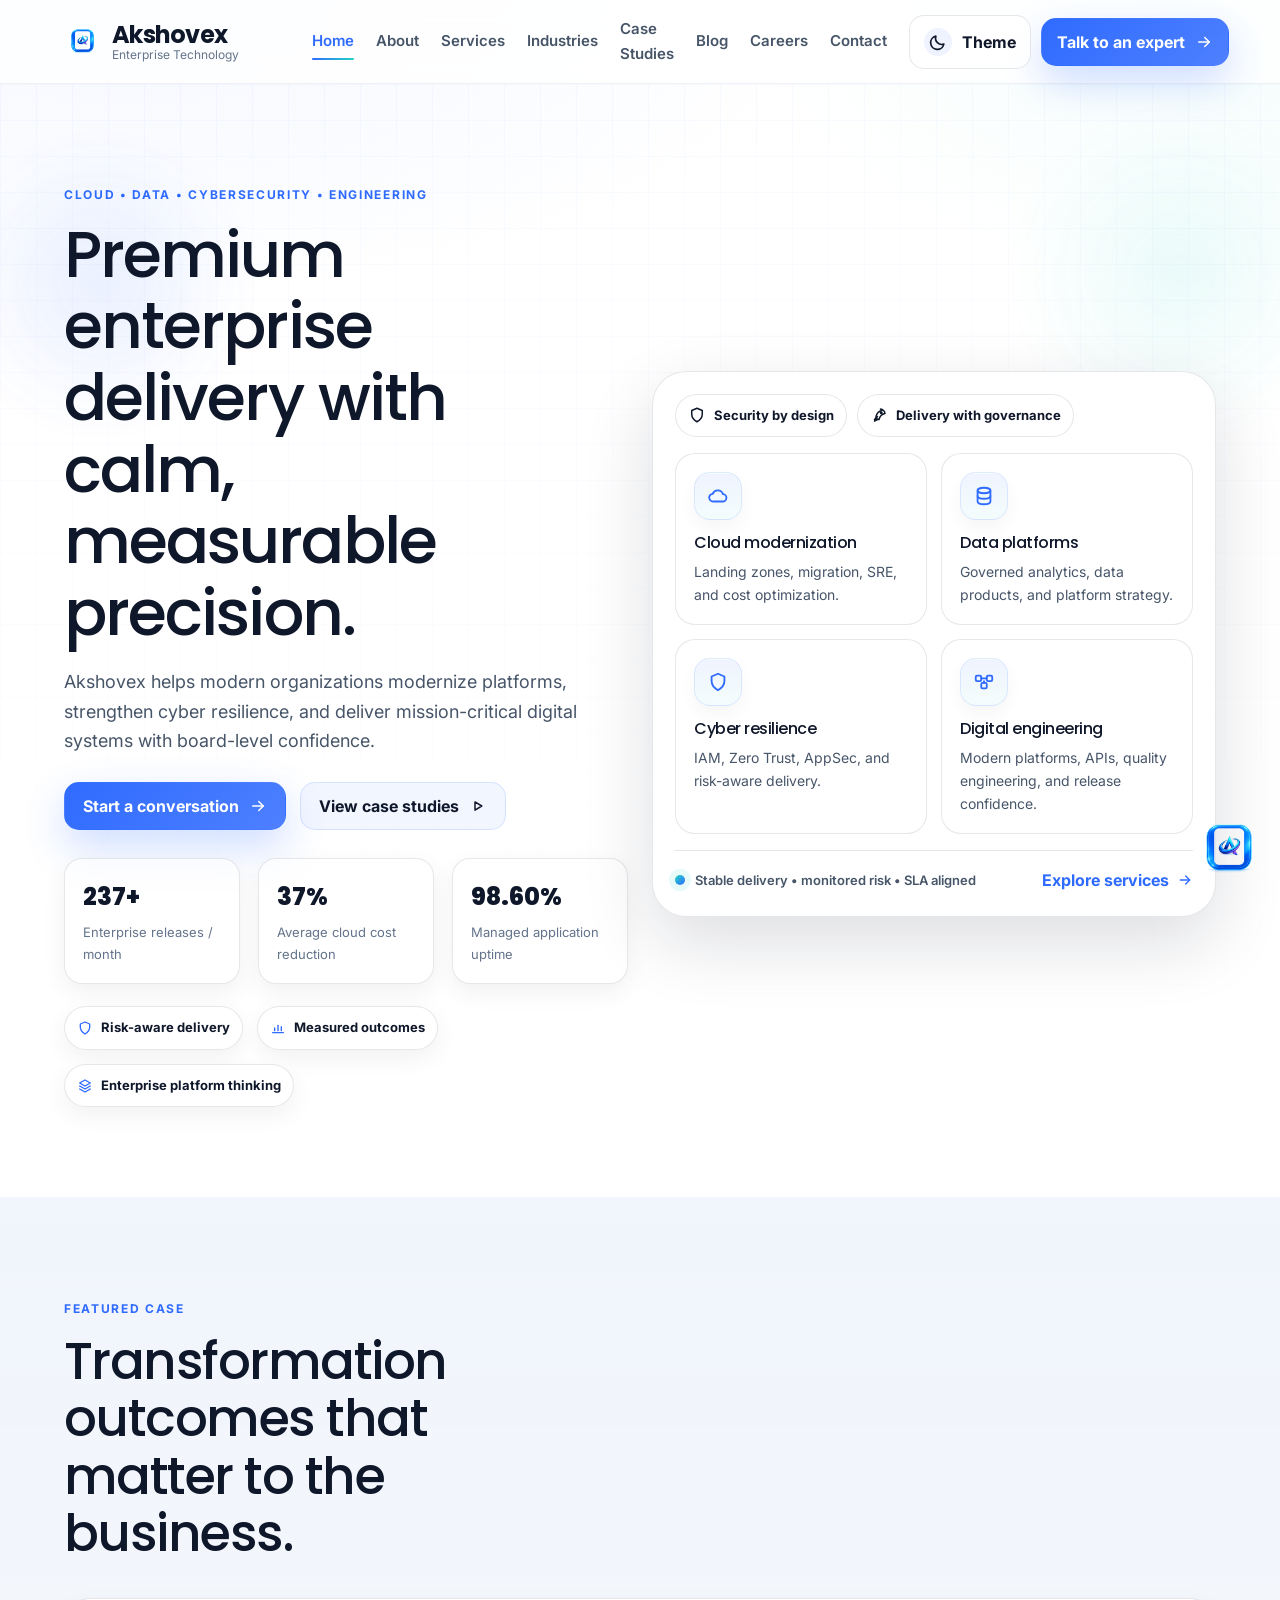
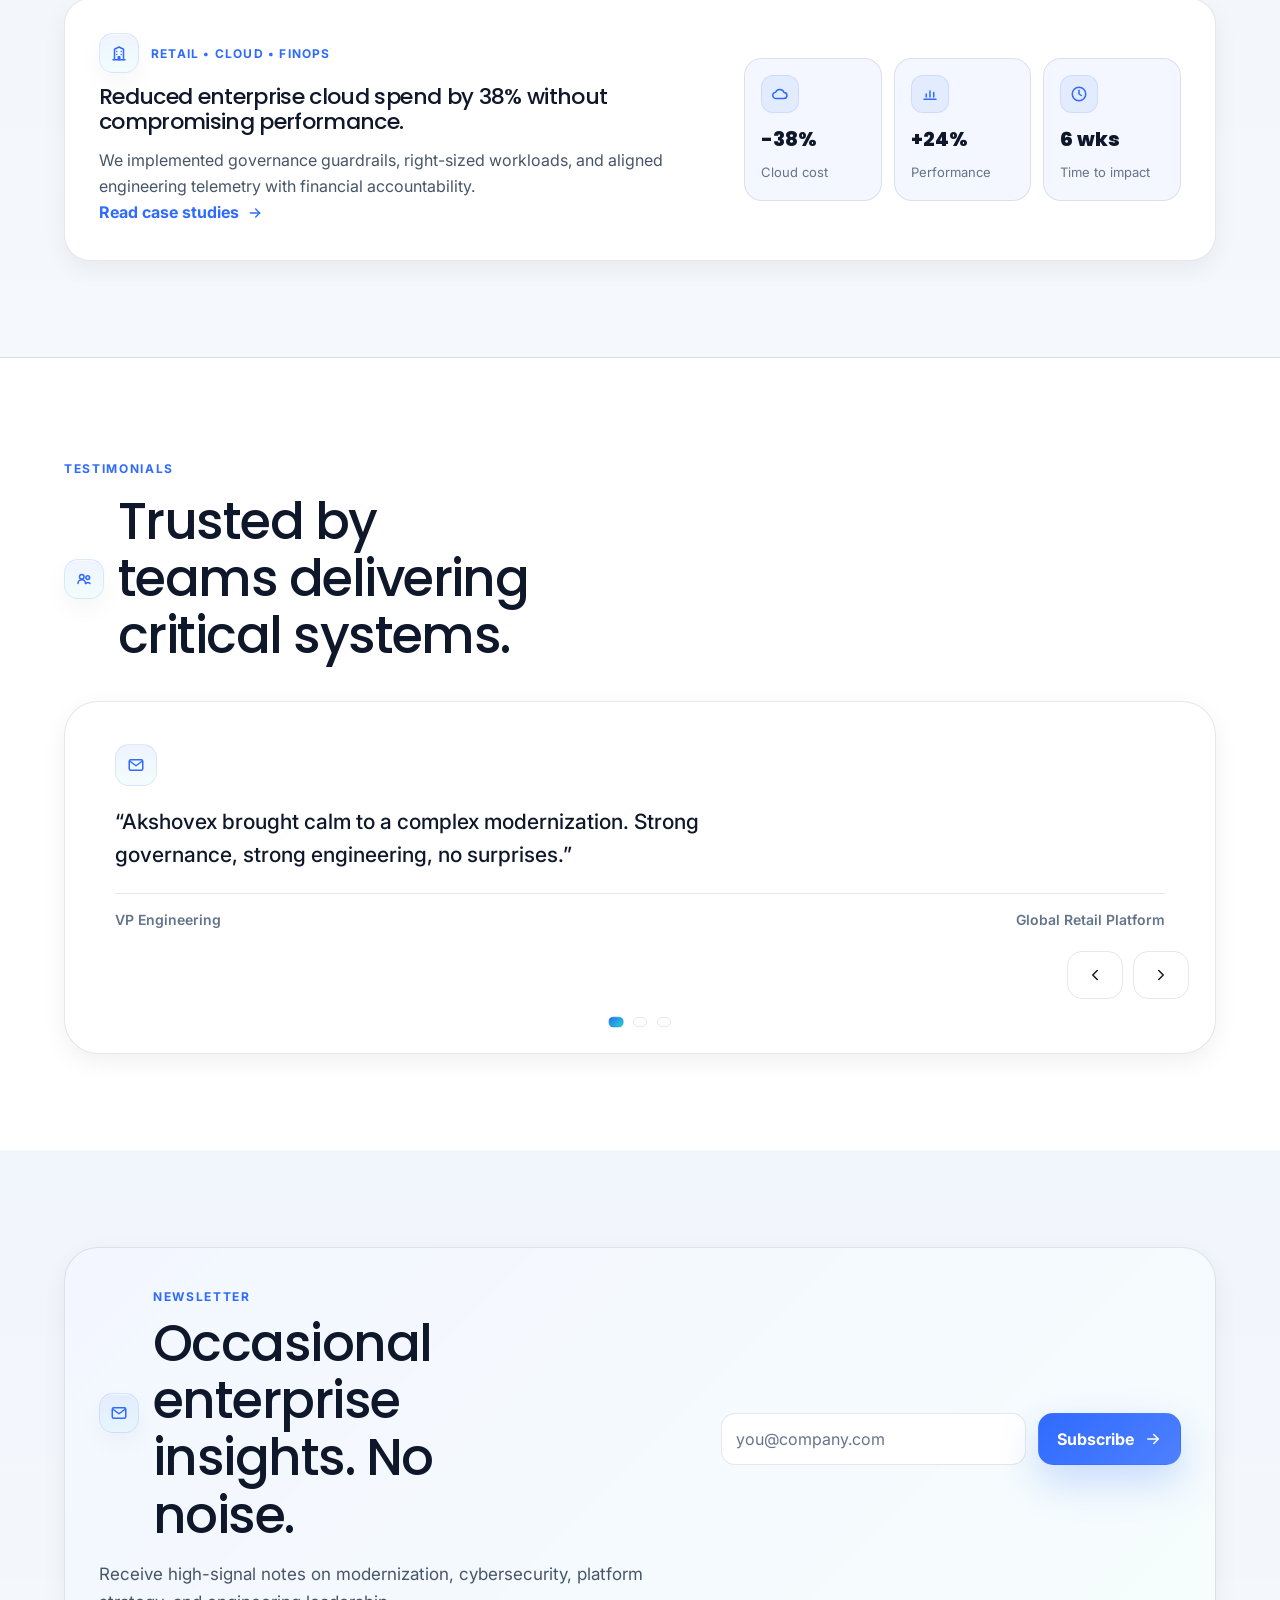
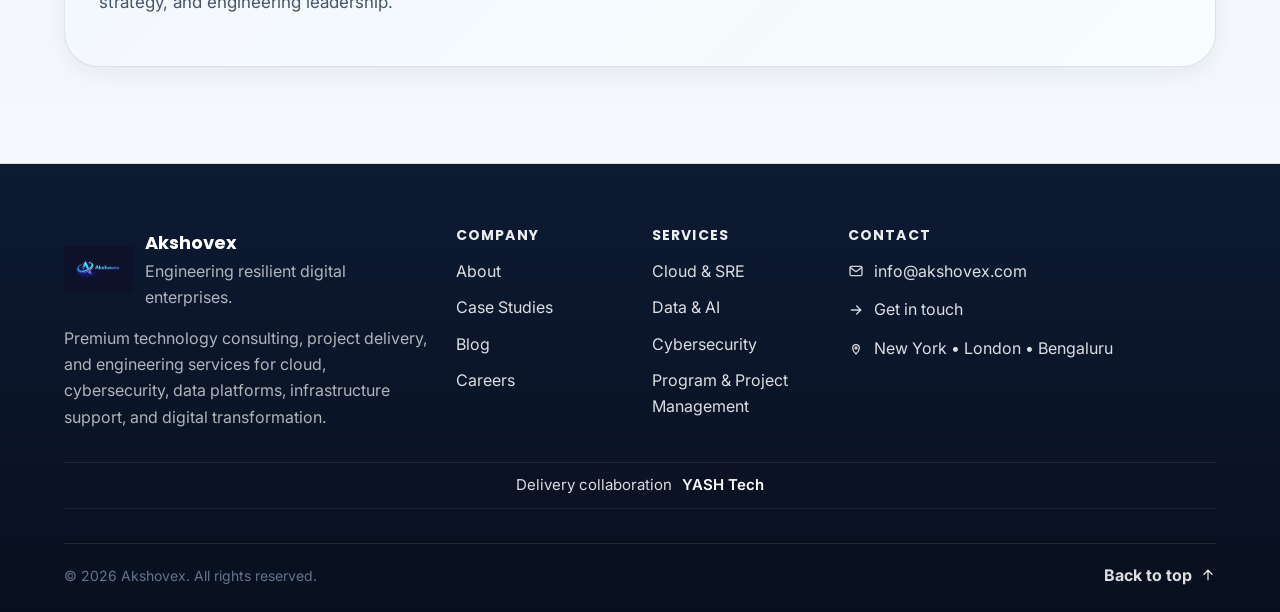
<file: index.html>
<!doctype html>
<html lang="en" class="no-js" data-page="home">
<head>
  <meta charset="utf-8" />
  <meta name="viewport" content="width=device-width, initial-scale=1" />

  <title>Akshovex — Engineering resilient digital enterprises</title>
  <meta
    name="description"
    content="Akshovex is a premium enterprise technology partner for cloud, cybersecurity, data platforms, and digital engineering."
  />
  <meta name="theme-color" content="#2F6BFF" />
  <meta name="robots" content="index, follow" />
  <link rel="canonical" href="https://akshovex.com/" />

  <meta property="og:title" content="Akshovex — Engineering resilient digital enterprises" />
  <meta
    property="og:description"
    content="Premium enterprise consulting and engineering for cloud, data, security, and digital platforms."
  />
  <meta property="og:type" content="website" />
  <meta property="og:url" content="https://akshovex.com/" />

  <link rel="preconnect" href="https://fonts.googleapis.com" />
  <link rel="preconnect" href="https://fonts.gstatic.com" crossorigin />
  <link
    href="https://fonts.googleapis.com/css2?family=Inter:wght@400;500;600;700&family=Poppins:wght@600;700;800&display=swap"
    rel="stylesheet"
  />

  <link
    href="https://cdn.jsdelivr.net/npm/bootstrap@5.3.3/dist/css/bootstrap.min.css"
    rel="stylesheet"
    integrity="sha384-QWTKZyjpPEjISv5WaRU9OFeRpok6YctnYmDr5pNlyT2bRjXh0JMhjY6hW+ALEwIH"
    crossorigin="anonymous"
  />

  <link rel="stylesheet" href="main.css" />
</head>

<body>
  <svg xmlns="http://www.w3.org/2000/svg" style="position:absolute;width:0;height:0;overflow:hidden">
    <symbol id="icon-arrow" viewBox="0 0 24 24">
      <path d="M5 12h14" fill="none" stroke="currentColor" stroke-width="2" stroke-linecap="round" stroke-linejoin="round"/>
      <path d="M13 6l6 6-6 6" fill="none" stroke="currentColor" stroke-width="2" stroke-linecap="round" stroke-linejoin="round"/>
    </symbol>

    <symbol id="icon-arrow-up" viewBox="0 0 24 24">
      <path d="M12 19V5" fill="none" stroke="currentColor" stroke-width="2" stroke-linecap="round" stroke-linejoin="round"/>
      <path d="M6 11l6-6 6 6" fill="none" stroke="currentColor" stroke-width="2" stroke-linecap="round" stroke-linejoin="round"/>
    </symbol>

    <symbol id="icon-play" viewBox="0 0 24 24">
      <path d="M8 6.5l9 5.5-9 5.5z" fill="none" stroke="currentColor" stroke-width="2" stroke-linecap="round" stroke-linejoin="round"/>
    </symbol>

    <symbol id="icon-moon" viewBox="0 0 24 24">
      <path d="M19 14.5A7.5 7.5 0 0 1 9.5 5a8 8 0 1 0 9.5 9.5z" fill="none" stroke="currentColor" stroke-width="2" stroke-linecap="round" stroke-linejoin="round"/>
    </symbol>

    <symbol id="icon-sun" viewBox="0 0 24 24">
      <circle cx="12" cy="12" r="4" fill="none" stroke="currentColor" stroke-width="2" stroke-linecap="round" stroke-linejoin="round"/>
      <path d="M12 2v2.5" fill="none" stroke="currentColor" stroke-width="2" stroke-linecap="round" stroke-linejoin="round"/>
      <path d="M12 19.5V22" fill="none" stroke="currentColor" stroke-width="2" stroke-linecap="round" stroke-linejoin="round"/>
      <path d="M2 12h2.5" fill="none" stroke="currentColor" stroke-width="2" stroke-linecap="round" stroke-linejoin="round"/>
      <path d="M19.5 12H22" fill="none" stroke="currentColor" stroke-width="2" stroke-linecap="round" stroke-linejoin="round"/>
      <path d="M4.9 4.9l1.8 1.8" fill="none" stroke="currentColor" stroke-width="2" stroke-linecap="round" stroke-linejoin="round"/>
      <path d="M17.3 17.3l1.8 1.8" fill="none" stroke="currentColor" stroke-width="2" stroke-linecap="round" stroke-linejoin="round"/>
      <path d="M4.9 19.1l1.8-1.8" fill="none" stroke="currentColor" stroke-width="2" stroke-linecap="round" stroke-linejoin="round"/>
      <path d="M17.3 6.7l1.8-1.8" fill="none" stroke="currentColor" stroke-width="2" stroke-linecap="round" stroke-linejoin="round"/>
    </symbol>

    <symbol id="icon-chevron-left" viewBox="0 0 24 24">
      <path d="M15 18l-6-6 6-6" fill="none" stroke="currentColor" stroke-width="2" stroke-linecap="round" stroke-linejoin="round"/>
    </symbol>

    <symbol id="icon-chevron-right" viewBox="0 0 24 24">
      <path d="M9 18l6-6-6-6" fill="none" stroke="currentColor" stroke-width="2" stroke-linecap="round" stroke-linejoin="round"/>
    </symbol>

    <symbol id="icon-cloud" viewBox="0 0 24 24">
      <path d="M7 18h10a4 4 0 0 0 .4-8A6 6 0 0 0 6.2 9.6 3.5 3.5 0 0 0 7 18z" fill="none" stroke="currentColor" stroke-width="2" stroke-linecap="round" stroke-linejoin="round"/>
    </symbol>

    <symbol id="icon-data" viewBox="0 0 24 24">
      <rect x="4" y="5" width="16" height="4" rx="1" fill="none" stroke="currentColor" stroke-width="2" stroke-linecap="round" stroke-linejoin="round"/>
      <rect x="4" y="10" width="11" height="4" rx="1" fill="none" stroke="currentColor" stroke-width="2" stroke-linecap="round" stroke-linejoin="round"/>
      <rect x="4" y="15" width="14" height="4" rx="1" fill="none" stroke="currentColor" stroke-width="2" stroke-linecap="round" stroke-linejoin="round"/>
    </symbol>

    <symbol id="icon-database" viewBox="0 0 24 24">
      <ellipse cx="12" cy="6" rx="7" ry="3" fill="none" stroke="currentColor" stroke-width="2" stroke-linecap="round" stroke-linejoin="round"/>
      <path d="M5 6v6c0 1.7 3.1 3 7 3s7-1.3 7-3V6" fill="none" stroke="currentColor" stroke-width="2" stroke-linecap="round" stroke-linejoin="round"/>
      <path d="M5 12v6c0 1.7 3.1 3 7 3s7-1.3 7-3v-6" fill="none" stroke="currentColor" stroke-width="2" stroke-linecap="round" stroke-linejoin="round"/>
    </symbol>

    <symbol id="icon-lock" viewBox="0 0 24 24">
      <rect x="5" y="11" width="14" height="9" rx="2" fill="none" stroke="currentColor" stroke-width="2" stroke-linecap="round" stroke-linejoin="round"/>
      <path d="M8 11V8a4 4 0 0 1 8 0v3" fill="none" stroke="currentColor" stroke-width="2" stroke-linecap="round" stroke-linejoin="round"/>
    </symbol>

    <symbol id="icon-code" viewBox="0 0 24 24">
      <path d="M9 8l-4 4 4 4" fill="none" stroke="currentColor" stroke-width="2" stroke-linecap="round" stroke-linejoin="round"/>
      <path d="M15 8l4 4-4 4" fill="none" stroke="currentColor" stroke-width="2" stroke-linecap="round" stroke-linejoin="round"/>
      <path d="M13 5l-2 14" fill="none" stroke="currentColor" stroke-width="2" stroke-linecap="round" stroke-linejoin="round"/>
    </symbol>

    <symbol id="icon-shield" viewBox="0 0 24 24">
      <path d="M12 3l7 3v5c0 5-3.5 8-7 10-3.5-2-7-5-7-10V6l7-3z" fill="none" stroke="currentColor" stroke-width="2" stroke-linecap="round" stroke-linejoin="round"/>
    </symbol>

    <symbol id="icon-rocket" viewBox="0 0 24 24">
      <path d="M14 4c3 0 6 3 6 6-4 .9-7.1 4-8 8-3 0-4-1-4-4 .9-4 4-7.1 8-8z" fill="none" stroke="currentColor" stroke-width="2" stroke-linecap="round" stroke-linejoin="round"/>
      <path d="M10 14l-4 4" fill="none" stroke="currentColor" stroke-width="2" stroke-linecap="round" stroke-linejoin="round"/>
      <path d="M8 16l-2 4 4-2" fill="none" stroke="currentColor" stroke-width="2" stroke-linecap="round" stroke-linejoin="round"/>
      <circle cx="15" cy="9" r="1" fill="none" stroke="currentColor" stroke-width="2" stroke-linecap="round" stroke-linejoin="round"/>
    </symbol>

    <symbol id="icon-mail" viewBox="0 0 24 24">
      <rect x="3" y="5" width="18" height="14" rx="2" fill="none" stroke="currentColor" stroke-width="2" stroke-linecap="round" stroke-linejoin="round"/>
      <path d="M4 7l8 6 8-6" fill="none" stroke="currentColor" stroke-width="2" stroke-linecap="round" stroke-linejoin="round"/>
    </symbol>

    <symbol id="icon-location" viewBox="0 0 24 24">
      <path d="M12 21s-5-4.5-5-9a5 5 0 1 1 10 0c0 4.5-5 9-5 9z" fill="none" stroke="currentColor" stroke-width="2" stroke-linecap="round" stroke-linejoin="round"/>
      <circle cx="12" cy="12" r="1.5" fill="none" stroke="currentColor" stroke-width="2" stroke-linecap="round" stroke-linejoin="round"/>
    </symbol>

    <symbol id="icon-clock" viewBox="0 0 24 24">
      <circle cx="12" cy="12" r="9" fill="none" stroke="currentColor" stroke-width="2" stroke-linecap="round" stroke-linejoin="round"/>
      <path d="M12 7v5l3 2" fill="none" stroke="currentColor" stroke-width="2" stroke-linecap="round" stroke-linejoin="round"/>
    </symbol>

    <symbol id="icon-users" viewBox="0 0 24 24">
      <circle cx="9" cy="9" r="3" fill="none" stroke="currentColor" stroke-width="2" stroke-linecap="round" stroke-linejoin="round"/>
      <circle cx="17" cy="10" r="2.5" fill="none" stroke="currentColor" stroke-width="2" stroke-linecap="round" stroke-linejoin="round"/>
      <path d="M4 18a5 5 0 0 1 10 0" fill="none" stroke="currentColor" stroke-width="2" stroke-linecap="round" stroke-linejoin="round"/>
      <path d="M14.5 18a4 4 0 0 1 5.5 0" fill="none" stroke="currentColor" stroke-width="2" stroke-linecap="round" stroke-linejoin="round"/>
    </symbol>

    <symbol id="icon-analytics" viewBox="0 0 24 24">
      <path d="M4 19h16" fill="none" stroke="currentColor" stroke-width="2" stroke-linecap="round" stroke-linejoin="round"/>
      <path d="M7 16v-4" fill="none" stroke="currentColor" stroke-width="2" stroke-linecap="round" stroke-linejoin="round"/>
      <path d="M12 16V8" fill="none" stroke="currentColor" stroke-width="2" stroke-linecap="round" stroke-linejoin="round"/>
      <path d="M17 16v-6" fill="none" stroke="currentColor" stroke-width="2" stroke-linecap="round" stroke-linejoin="round"/>
    </symbol>

    <symbol id="icon-server" viewBox="0 0 24 24">
      <rect x="4" y="4" width="16" height="6" rx="1.5" fill="none" stroke="currentColor" stroke-width="2" stroke-linecap="round" stroke-linejoin="round"/>
      <rect x="4" y="14" width="16" height="6" rx="1.5" fill="none" stroke="currentColor" stroke-width="2" stroke-linecap="round" stroke-linejoin="round"/>
      <path d="M8 7h.01" fill="none" stroke="currentColor" stroke-width="2" stroke-linecap="round" stroke-linejoin="round"/>
      <path d="M8 17h.01" fill="none" stroke="currentColor" stroke-width="2" stroke-linecap="round" stroke-linejoin="round"/>
      <path d="M12 10v4" fill="none" stroke="currentColor" stroke-width="2" stroke-linecap="round" stroke-linejoin="round"/>
    </symbol>

    <symbol id="icon-ai" viewBox="0 0 24 24">
      <rect x="7" y="7" width="10" height="10" rx="2" fill="none" stroke="currentColor" stroke-width="2" stroke-linecap="round" stroke-linejoin="round"/>
      <path d="M9 2v3" fill="none" stroke="currentColor" stroke-width="2" stroke-linecap="round" stroke-linejoin="round"/>
      <path d="M15 2v3" fill="none" stroke="currentColor" stroke-width="2" stroke-linecap="round" stroke-linejoin="round"/>
      <path d="M9 19v3" fill="none" stroke="currentColor" stroke-width="2" stroke-linecap="round" stroke-linejoin="round"/>
      <path d="M15 19v3" fill="none" stroke="currentColor" stroke-width="2" stroke-linecap="round" stroke-linejoin="round"/>
      <path d="M2 9h3" fill="none" stroke="currentColor" stroke-width="2" stroke-linecap="round" stroke-linejoin="round"/>
      <path d="M2 15h3" fill="none" stroke="currentColor" stroke-width="2" stroke-linecap="round" stroke-linejoin="round"/>
      <path d="M19 9h3" fill="none" stroke="currentColor" stroke-width="2" stroke-linecap="round" stroke-linejoin="round"/>
      <path d="M19 15h3" fill="none" stroke="currentColor" stroke-width="2" stroke-linecap="round" stroke-linejoin="round"/>
      <path d="M10 14l2-4 2 4" fill="none" stroke="currentColor" stroke-width="2" stroke-linecap="round" stroke-linejoin="round"/>
      <path d="M10.8 12.5h2.4" fill="none" stroke="currentColor" stroke-width="2" stroke-linecap="round" stroke-linejoin="round"/>
    </symbol>

    <symbol id="icon-cybersecurity" viewBox="0 0 24 24">
      <path d="M12 3l7 3v5c0 5-3.5 8-7 10-3.5-2-7-5-7-10V6l7-3z" fill="none" stroke="currentColor" stroke-width="2" stroke-linecap="round" stroke-linejoin="round"/>
      <rect x="9" y="11" width="6" height="5" rx="1" fill="none" stroke="currentColor" stroke-width="2" stroke-linecap="round" stroke-linejoin="round"/>
      <path d="M10 11V9.8a2 2 0 1 1 4 0V11" fill="none" stroke="currentColor" stroke-width="2" stroke-linecap="round" stroke-linejoin="round"/>
    </symbol>

    <symbol id="icon-integration" viewBox="0 0 24 24">
      <rect x="3" y="5" width="6" height="6" rx="1.5" fill="none" stroke="currentColor" stroke-width="2" stroke-linecap="round" stroke-linejoin="round"/>
      <rect x="15" y="5" width="6" height="6" rx="1.5" fill="none" stroke="currentColor" stroke-width="2" stroke-linecap="round" stroke-linejoin="round"/>
      <rect x="9" y="13" width="6" height="6" rx="1.5" fill="none" stroke="currentColor" stroke-width="2" stroke-linecap="round" stroke-linejoin="round"/>
      <path d="M9 8h6" fill="none" stroke="currentColor" stroke-width="2" stroke-linecap="round" stroke-linejoin="round"/>
      <path d="M12 11v2" fill="none" stroke="currentColor" stroke-width="2" stroke-linecap="round" stroke-linejoin="round"/>
    </symbol>

    <symbol id="icon-platform" viewBox="0 0 24 24">
      <path d="M12 3l8 4.5-8 4.5-8-4.5 8-4.5z" fill="none" stroke="currentColor" stroke-width="2" stroke-linecap="round" stroke-linejoin="round"/>
      <path d="M4 12l8 4.5 8-4.5" fill="none" stroke="currentColor" stroke-width="2" stroke-linecap="round" stroke-linejoin="round"/>
      <path d="M4 16.5L12 21l8-4.5" fill="none" stroke="currentColor" stroke-width="2" stroke-linecap="round" stroke-linejoin="round"/>
    </symbol>

    <symbol id="icon-enterprise" viewBox="0 0 24 24">
      <path d="M4 21h16" fill="none" stroke="currentColor" stroke-width="2" stroke-linecap="round" stroke-linejoin="round"/>
      <path d="M6 21V7l6-3 6 3v14" fill="none" stroke="currentColor" stroke-width="2" stroke-linecap="round" stroke-linejoin="round"/>
      <path d="M9 10h.01" fill="none" stroke="currentColor" stroke-width="2" stroke-linecap="round" stroke-linejoin="round"/>
      <path d="M15 10h.01" fill="none" stroke="currentColor" stroke-width="2" stroke-linecap="round" stroke-linejoin="round"/>
      <path d="M9 14h.01" fill="none" stroke="currentColor" stroke-width="2" stroke-linecap="round" stroke-linejoin="round"/>
      <path d="M15 14h.01" fill="none" stroke="currentColor" stroke-width="2" stroke-linecap="round" stroke-linejoin="round"/>
      <path d="M11 21v-4h2v4" fill="none" stroke="currentColor" stroke-width="2" stroke-linecap="round" stroke-linejoin="round"/>
    </symbol>
  </svg>

  <a class="skip-link" href="#main">Skip to content</a>

  <div class="site-loader" id="siteLoader" aria-hidden="true">
  <div class="site-loader__inner" role="status" aria-label="Loading">
    <img src="logo-icon.png" alt="Akshovex logo" class="site-loader__logo">
  </div>
</div>

  <button class="back-to-top" id="backToTop" type="button" aria-label="Back to top">
    <svg class="icon" aria-hidden="true">
      <use href="#icon-arrow-up"></use>
    </svg>
  </button>

  <header class="site-header" id="top">
    <div class="container">
      <div class="site-header__inner">
        <a class="brand" href="index.html" aria-label="Akshovex home">
          <span class="brand__mark">
            <img src="logo-icon.png" alt="Akshovex logo">
          </span>

          <span class="brand__text">
            <span class="brand__name">Akshovex</span>
            <span class="brand__tag">Enterprise Technology</span>
          </span>
        </a>

        <nav class="site-nav" aria-label="Primary navigation">
          <button
            class="site-nav__toggle"
            id="navToggle"
            type="button"
            aria-label="Open menu"
            aria-controls="navMenu"
            aria-expanded="false"
          >
            <span class="site-nav__toggle-line"></span>
          </button>

          <div class="site-nav__menu" id="navMenu">
            <a class="site-nav__link is-active" href="index.html">Home</a>
            <a class="site-nav__link" href="about.html">About</a>
            <a class="site-nav__link" href="services.html">Services</a>
            <a class="site-nav__link" href="industries.html">Industries</a>
            <a class="site-nav__link" href="case-studies.html">Case Studies</a>
            <a class="site-nav__link" href="blog.html">Blog</a>
            <a class="site-nav__link" href="careers.html">Careers</a>
            <a class="site-nav__link" href="contact.html">Contact</a>

            <div class="site-nav__actions">
              <button
                class="btn btn--ghost btn--theme"
                id="themeToggle"
                type="button"
                aria-label="Toggle theme"
                title="Toggle theme"
              >
                <span class="btn__icon btn__icon--theme" aria-hidden="true">
                  <svg class="icon icon--theme" id="themeIcon" viewBox="0 0 24 24">
                    <use href="#icon-moon"></use>
                  </svg>
                </span>
                <span class="btn__label">Theme</span>
              </button>

              <a class="btn btn--primary" href="contact.html">
                <span class="btn__label">Talk to an expert</span>
                <span class="btn__icon" aria-hidden="true">
                  <svg class="icon">
                    <use href="#icon-arrow"></use>
                  </svg>
                </span>
              </a>
            </div>
          </div>
        </nav>
      </div>
    </div>
  </header>

  <main id="main">
    <section class="hero section hero--premium">
      <div class="hero__bg">
        <span class="hero__orb hero__orb--1" aria-hidden="true"></span>
        <span class="hero__orb hero__orb--2" aria-hidden="true"></span>
        <span class="hero__grid" aria-hidden="true"></span>
      </div>

      <div class="container">
        <div class="row align-items-center gy-5">
          <div class="col-lg-6">
            <p class="eyebrow reveal">Cloud • Data • Cybersecurity • Engineering</p>

            <h1 class="hero__title reveal">
              Premium enterprise delivery with calm, measurable precision.
            </h1>

            <p class="hero__text reveal">
              Akshovex helps modern organizations modernize platforms, strengthen cyber resilience,
              and deliver mission-critical digital systems with board-level confidence.
            </p>

            <div class="hero__actions reveal">
              <a class="btn btn--primary" href="contact.html">
                <span class="btn__label">Start a conversation</span>
                <span class="btn__icon" aria-hidden="true">
                  <svg class="icon">
                    <use href="#icon-arrow"></use>
                  </svg>
                </span>
              </a>

              <a class="btn btn--soft" href="case-studies.html">
                <span class="btn__label">View case studies</span>
                <span class="btn__icon" aria-hidden="true">
                  <svg class="icon">
                    <use href="#icon-play"></use>
                  </svg>
                </span>
              </a>
            </div>

            <div class="hero__stats reveal">
              <div class="stat">
                <span class="stat__value" data-counter data-to="240" data-suffix="+">0</span>
                <span class="stat__label">Enterprise releases / month</span>
              </div>

              <div class="stat">
                <span class="stat__value" data-counter data-to="38" data-suffix="%">0</span>
                <span class="stat__label">Average cloud cost reduction</span>
              </div>

              <div class="stat">
                <span class="stat__value" data-counter data-to="99.95" data-decimals="2" data-suffix="%">0</span>
                <span class="stat__label">Managed application uptime</span>
              </div>
            </div>

            <div class="hero-trust reveal" aria-label="Positioning highlights">
              <div class="hero-trust__item">
                <svg class="icon" aria-hidden="true">
                  <use href="#icon-shield"></use>
                </svg>
                <span>Risk-aware delivery</span>
              </div>

              <div class="hero-trust__item">
                <svg class="icon" aria-hidden="true">
                  <use href="#icon-analytics"></use>
                </svg>
                <span>Measured outcomes</span>
              </div>

              <div class="hero-trust__item">
                <svg class="icon" aria-hidden="true">
                  <use href="#icon-platform"></use>
                </svg>
                <span>Enterprise platform thinking</span>
              </div>
            </div>
          </div>

          <div class="col-lg-6">
            <div class="hero-panel reveal">
              <div class="hero-panel__badges">
                <span class="pill">
                  <svg class="icon" aria-hidden="true">
                    <use href="#icon-shield"></use>
                  </svg>
                  Security by design
                </span>

                <span class="pill">
                  <svg class="icon" aria-hidden="true">
                    <use href="#icon-rocket"></use>
                  </svg>
                  Delivery with governance
                </span>
              </div>

              <div class="hero-panel__grid">
                <article class="mini-card">
                  <div class="mini-card__icon">
                    <svg class="icon" aria-hidden="true">
                      <use href="#icon-cloud"></use>
                    </svg>
                  </div>
                  <h3 class="mini-card__title">Cloud modernization</h3>
                  <p class="mini-card__text">Landing zones, migration, SRE, and cost optimization.</p>
                </article>

                <article class="mini-card">
                  <div class="mini-card__icon">
                    <svg class="icon" aria-hidden="true">
                      <use href="#icon-database"></use>
                    </svg>
                  </div>
                  <h3 class="mini-card__title">Data platforms</h3>
                  <p class="mini-card__text">Governed analytics, data products, and platform strategy.</p>
                </article>

                <article class="mini-card">
                  <div class="mini-card__icon">
                    <svg class="icon" aria-hidden="true">
                      <use href="#icon-shield"></use>
                    </svg>
                  </div>
                  <h3 class="mini-card__title">Cyber resilience</h3>
                  <p class="mini-card__text">IAM, Zero Trust, AppSec, and risk-aware delivery.</p>
                </article>

                <article class="mini-card">
                  <div class="mini-card__icon">
                    <svg class="icon" aria-hidden="true">
                      <use href="#icon-integration"></use>
                    </svg>
                  </div>
                  <h3 class="mini-card__title">Digital engineering</h3>
                  <p class="mini-card__text">Modern platforms, APIs, quality engineering, and release confidence.</p>
                </article>
              </div>

              <div class="hero-panel__footer">
                <span class="signal">
                  <span class="signal__dot"></span>
                  Stable delivery • monitored risk • SLA aligned
                </span>

                <a class="text-link" href="services.html">
                  Explore services
                  <svg class="icon icon--sm" aria-hidden="true">
                    <use href="#icon-arrow"></use>
                  </svg>
                </a>
              </div>
            </div>
          </div>
        </div>
      </div>
    </section>

    <section class="section section--alt">
      <div class="container">
        <div class="section-heading">
          <p class="section-heading__kicker reveal">Featured case</p>
          <h2 class="section-heading__title reveal">Transformation outcomes that matter to the business.</h2>
        </div>

        <article class="card card--case reveal">
          <div class="row align-items-center g-4">
            <div class="col-lg-7">
              <div class="card__meta-wrap">
                <span class="icon-badge icon-badge--sm" aria-hidden="true">
                  <svg class="icon">
                    <use href="#icon-enterprise"></use>
                  </svg>
                </span>
                <p class="card__meta">Retail • Cloud • FinOps</p>
              </div>

              <h3 class="card__title">Reduced enterprise cloud spend by 38% without compromising performance.</h3>
              <p class="card__text">
                We implemented governance guardrails, right-sized workloads, and aligned engineering telemetry
                with financial accountability.
              </p>

              <a class="text-link" href="case-studies.html">
                Read case studies
                <svg class="icon icon--sm" aria-hidden="true">
                  <use href="#icon-arrow"></use>
                </svg>
              </a>
            </div>

            <div class="col-lg-5">
              <div class="metric-grid">
                <div class="metric">
                  <div class="metric__icon">
                    <svg class="icon" aria-hidden="true">
                      <use href="#icon-cloud"></use>
                    </svg>
                  </div>
                  <span class="metric__value">-38%</span>
                  <span class="metric__label">Cloud cost</span>
                </div>

                <div class="metric">
                  <div class="metric__icon">
                    <svg class="icon" aria-hidden="true">
                      <use href="#icon-analytics"></use>
                    </svg>
                  </div>
                  <span class="metric__value">+24%</span>
                  <span class="metric__label">Performance</span>
                </div>

                <div class="metric">
                  <div class="metric__icon">
                    <svg class="icon" aria-hidden="true">
                      <use href="#icon-clock"></use>
                    </svg>
                  </div>
                  <span class="metric__value">6 wks</span>
                  <span class="metric__label">Time to impact</span>
                </div>
              </div>
            </div>
          </div>
        </article>
      </div>
    </section>

    <section class="section">
      <div class="container">
        <div class="section-heading">
          <p class="section-heading__kicker reveal">Testimonials</p>
          <div class="section-heading__title-row reveal">
            <span class="icon-badge icon-badge--sm" aria-hidden="true">
              <svg class="icon">
                <use href="#icon-users"></use>
              </svg>
            </span>
            <h2 class="section-heading__title mb-0">Trusted by teams delivering critical systems.</h2>
          </div>
        </div>

        <div class="testimonial-slider reveal" data-slider>
          <div class="testimonial-slider__viewport">
            <div class="testimonial-slider__track" data-slider-track>
              <article class="testimonial-slide" data-slide>
                <div class="testimonial-slide__quote-icon" aria-hidden="true">
                  <svg class="icon">
                    <use href="#icon-mail"></use>
                  </svg>
                </div>
                <p class="testimonial-slide__text">
                  “Akshovex brought calm to a complex modernization. Strong governance, strong engineering, no surprises.”
                </p>
                <div class="testimonial-slide__meta">
                  <span>VP Engineering</span>
                  <span>Global Retail Platform</span>
                </div>
              </article>

              <article class="testimonial-slide" data-slide>
                <div class="testimonial-slide__quote-icon" aria-hidden="true">
                  <svg class="icon">
                    <use href="#icon-mail"></use>
                  </svg>
                </div>
                <p class="testimonial-slide__text">
                  “They improved release quality while increasing delivery velocity. The team operated like a true partner.”
                </p>
                <div class="testimonial-slide__meta">
                  <span>Bindhu Santhosh, Director of Digital Delivery</span>
                  <span>Healthcare Services</span>
                </div>
              </article>

              <article class="testimonial-slide" data-slide>
                <div class="testimonial-slide__quote-icon" aria-hidden="true">
                  <svg class="icon">
                    <use href="#icon-mail"></use>
                  </svg>
                </div>
                <p class="testimonial-slide__text">
                  “Security programs normally slow teams down. This one made us stronger and faster at the same time.”
                </p>
                <div class="testimonial-slide__meta">
                  <span>CISO Office</span>
                  <span>Financial Institution</span>
                </div>
              </article>
            </div>
          </div>

          <div class="testimonial-slider__controls">
            <button class="btn btn--ghost" type="button" data-slider-prev aria-label="Previous testimonial">
              <svg class="icon" aria-hidden="true">
                <use href="#icon-chevron-left"></use>
              </svg>
            </button>

            <button class="btn btn--ghost" type="button" data-slider-next aria-label="Next testimonial">
              <svg class="icon" aria-hidden="true">
                <use href="#icon-chevron-right"></use>
              </svg>
            </button>
          </div>

          <div class="testimonial-slider__dots">
            <button class="slider-dot is-active" type="button" data-slider-dot="0" aria-label="Go to slide 1"></button>
            <button class="slider-dot" type="button" data-slider-dot="1" aria-label="Go to slide 2"></button>
            <button class="slider-dot" type="button" data-slider-dot="2" aria-label="Go to slide 3"></button>
          </div>
        </div>
      </div>
    </section>

    <section class="section section--alt">
      <div class="container">
        <div class="newsletter reveal">
          <div class="newsletter__copy">
            <div class="section-heading__title-row">
              <span class="icon-badge icon-badge--sm" aria-hidden="true">
                <svg class="icon">
                  <use href="#icon-mail"></use>
                </svg>
              </span>
              <div>
                <p class="section-heading__kicker mb-2">Newsletter</p>
                <h2 class="section-heading__title mb-0">Occasional enterprise insights. No noise.</h2>
              </div>
            </div>

            <p class="section-heading__text mt-3">
              Receive high-signal notes on modernization, cybersecurity, platform strategy, and engineering leadership.
            </p>
          </div>

          <form
            class="newsletter__form"
            id="newsletterForm"
            action="https://formspree.io/f/meerzjlp"
            method="POST"
            novalidate
          >
            <label class="visually-hidden" for="newsletterEmail">Email address</label>
            <input
              class="input input--sm"
              type="email"
              id="newsletterEmail"
              name="email"
              placeholder="you@company.com"
              required
            />
            <button class="btn btn--primary" type="submit">
              <span class="btn__label">Subscribe</span>
              <span class="btn__icon" aria-hidden="true">
                <svg class="icon">
                  <use href="#icon-arrow"></use>
                </svg>
              </span>
            </button>
            <div class="form-status" id="newsletterStatus" role="status" aria-live="polite"></div>
          </form>
        </div>
      </div>
    </section>
  </main>
<footer class="site-footer" aria-label="Footer">
  <div class="container">
    <div class="row gy-4">
      <div class="col-lg-4">
        <div class="footer-brand">
          <div class="footer-brand__top">
            <span class="brand__mark">
              <img src="logo-full.png" alt="Akshovex logo">
            </span>

            <div>
              <div class="footer-brand__name">Akshovex</div>
              <div class="footer-brand__tag">Engineering resilient digital enterprises.</div>
            </div>
          </div>

          <p class="footer-brand__text">
            Premium technology consulting, project delivery, and engineering services for cloud,
            cybersecurity, data platforms, infrastructure support, and digital transformation.
          </p>
        </div>
      </div>

      <div class="col-6 col-lg-2">
        <h3 class="footer-title">Company</h3>
        <ul class="footer-list">
          <li><a href="about.html">About</a></li>
          <li><a href="case-studies.html">Case Studies</a></li>
          <li><a href="blog.html">Blog</a></li>
          <li><a href="careers.html">Careers</a></li>
        </ul>
      </div>

      <div class="col-6 col-lg-2">
        <h3 class="footer-title">Services</h3>
        <ul class="footer-list">
          <li><a href="services.html">Cloud &amp; SRE</a></li>
          <li><a href="services.html">Data &amp; AI</a></li>
          <li><a href="services.html">Cybersecurity</a></li>
          <li><a href="services.html">Program &amp; Project Management</a></li>
        </ul>
      </div>

      <div class="col-lg-4">
        <h3 class="footer-title">Contact</h3>
        <ul class="footer-list footer-contact-list">
          <li>
            <a href="mailto:info@akshovex.com">
              <svg class="icon icon--sm" aria-hidden="true">
                <use href="#icon-mail"></use>
              </svg>
              <span>info@akshovex.com</span>
            </a>
          </li>

          <li>
            <a href="contact.html">
              <svg class="icon icon--sm" aria-hidden="true">
                <use href="#icon-arrow"></use>
              </svg>
              <span>Get in touch</span>
            </a>
          </li>

          <li>
            <span class="footer-contact-item">
              <svg class="icon icon--sm" aria-hidden="true">
                <use href="#icon-location"></use>
              </svg>
              <span>New York • London • Bengaluru</span>
            </span>
          </li>
        </ul>
      </div>
    </div>

    <div class="footer-collab-strip">
      <span>Delivery collaboration</span>
      <strong>YASH Tech</strong>
    </div>

    <div class="site-footer__bottom">
      <small>© <span id="year"></span> Akshovex. All rights reserved.</small>
      <a class="text-link" href="#top">
        Back to top
        <svg class="icon icon--sm" aria-hidden="true">
          <use href="#icon-arrow-up"></use>
        </svg>
      </a>
    </div>
  </div>
</footer>
  <!-- Ask Akshovex Chatbot -->
  <button
    class="ak-chatbot-toggle"
    id="akChatbotToggle"
    type="button"
    aria-label="Open Ask Akshovex assistant"
    aria-controls="akChatbot"
    aria-expanded="false"
  >
    <span class="ak-chatbot-toggle__ring"></span>
    <span class="ak-chatbot-toggle__logo">
      <img src="logo-icon.png" alt="Akshovex assistant logo">
    </span>
  </button>

  <aside
    class="ak-chatbot"
    id="akChatbot"
    aria-label="Ask Akshovex chatbot"
    aria-hidden="true"
  >
    <div class="ak-chatbot__header">
      <div class="ak-chatbot__brand">
        <div class="ak-chatbot__avatar">
          <img src="logo-icon.png" alt="Ask Akshovex">
          <span class="ak-chatbot__status"></span>
        </div>

        <div>
          <h3 class="ak-chatbot__title">Ask Akshovex</h3>
          <p class="ak-chatbot__subtitle">Akshovex virtual assistant</p>
        </div>
      </div>

      <button
        class="ak-chatbot__close"
        id="akChatbotClose"
        type="button"
        aria-label="Close chatbot"
      >
        ×
      </button>
    </div>

    <div class="ak-chatbot__body" id="akChatbotBody">
      <div class="ak-chatbot__message ak-chatbot__message--bot">
        <div class="ak-chatbot__message-avatar">
          <img src="logo-icon.png" alt="Ask Akshovex">
        </div>
        <div class="ak-chatbot__bubble">
          Hello, I’m Ask Akshovex. I can help you explore Akshovex services, case studies, careers, contact options, and enterprise capabilities.
        </div>
      </div>
    </div>

    <div class="ak-chatbot__quick">
      <button class="ak-chatbot__chip" type="button" data-chatbot-question="What services do you offer?">
        Services
      </button>
      <button class="ak-chatbot__chip" type="button" data-chatbot-question="Show me case studies">
        Case Studies
      </button>
      <button class="ak-chatbot__chip" type="button" data-chatbot-question="How can I contact Akshovex?">
        Contact
      </button>
      <button class="ak-chatbot__chip" type="button" data-chatbot-question="Tell me about careers at Akshovex">
        Careers
      </button>
    </div>

    <form class="ak-chatbot__form" id="akChatbotForm">
      <label class="visually-hidden" for="akChatbotInput">Type your message</label>
      <input
        class="ak-chatbot__input"
        id="akChatbotInput"
        type="text"
        placeholder="Ask Akshovex something..."
        autocomplete="off"
      >
      <button class="ak-chatbot__send" type="submit" aria-label="Send message">
        Send
      </button>
    </form>
  </aside>

  <script src="main.js" defer></script>
</body>
</html>
</file>
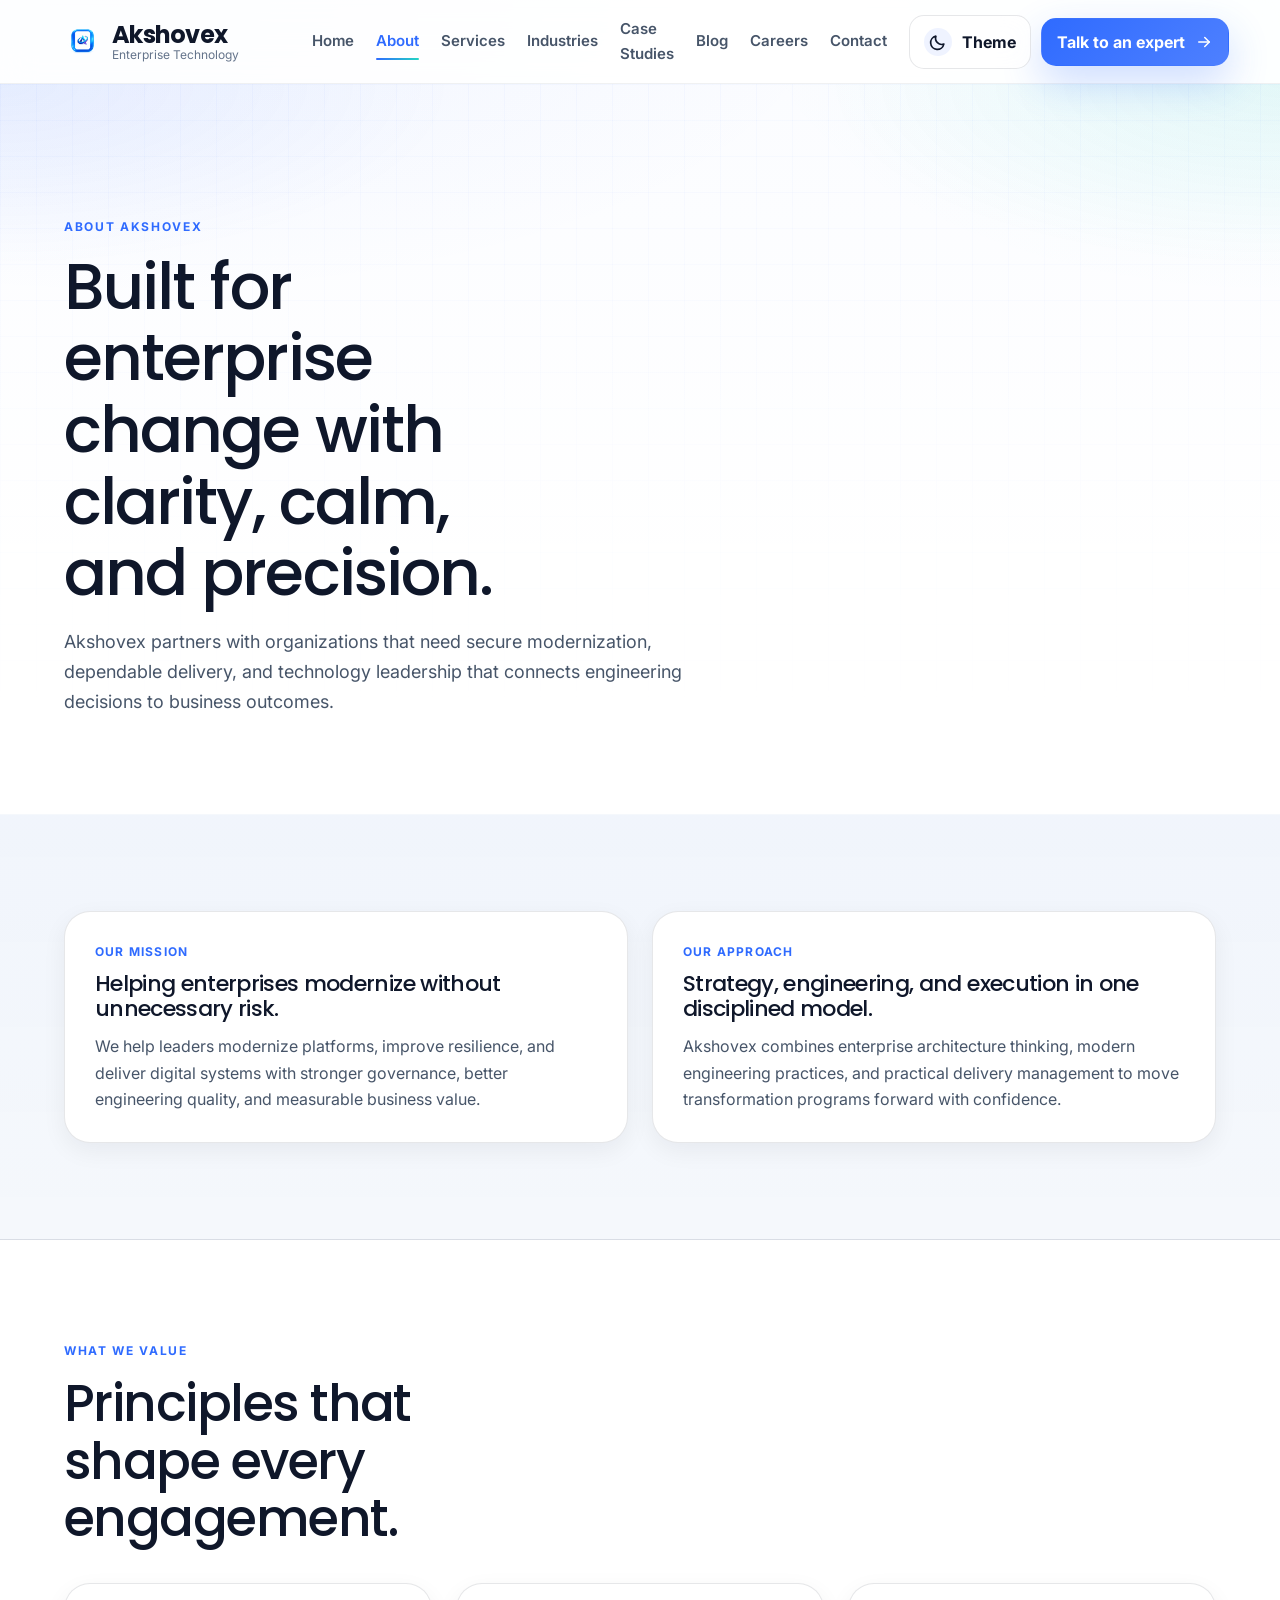
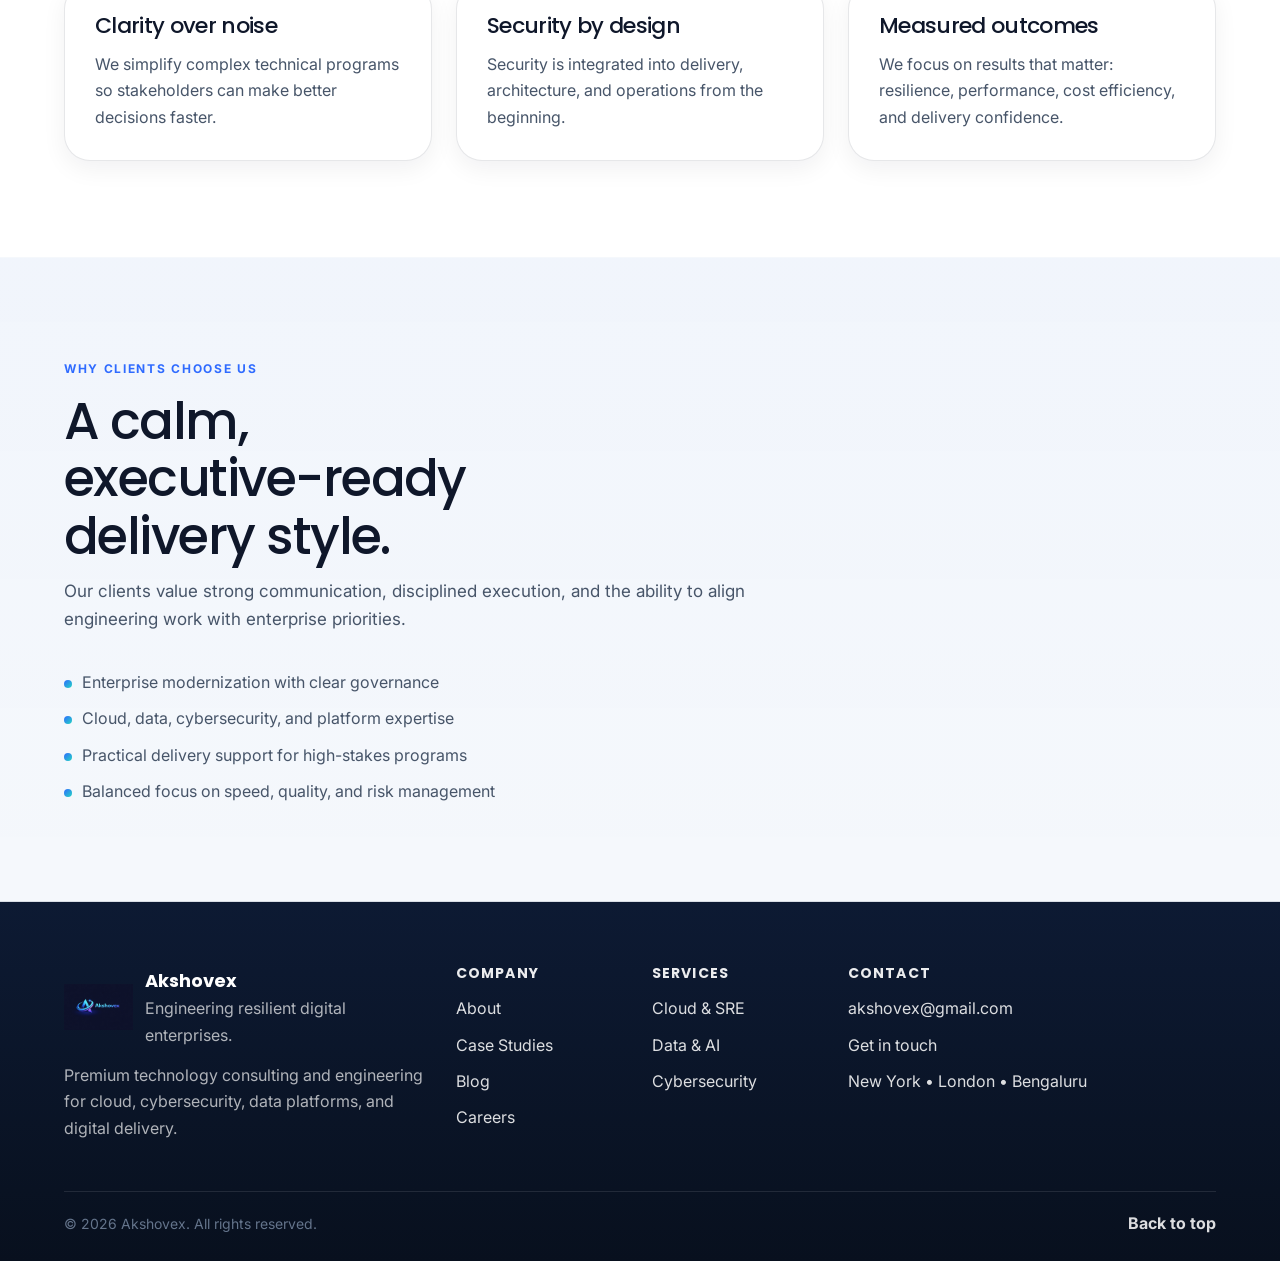
<file: about.html>
<!doctype html>
<html lang="en" class="no-js" data-page="about">
<head>
  <meta charset="utf-8" />
  <meta name="viewport" content="width=device-width, initial-scale=1" />

  <title>About — Akshovex</title>
  <meta
    name="description"
    content="Learn about Akshovex, our mission, values, and delivery approach for enterprise modernization."
  />
  <meta name="theme-color" content="#2F6BFF" />
  <meta name="robots" content="index, follow" />

  <link rel="preconnect" href="https://fonts.googleapis.com" />
  <link rel="preconnect" href="https://fonts.gstatic.com" crossorigin />
  <link
    href="https://fonts.googleapis.com/css2?family=Inter:wght@400;500;600;700&family=Poppins:wght@600;700;800&display=swap"
    rel="stylesheet"
  />

  <link
    href="https://cdn.jsdelivr.net/npm/bootstrap@5.3.3/dist/css/bootstrap.min.css"
    rel="stylesheet"
  />

  <link rel="stylesheet" href="main.css" />
</head>

<body>
  <svg xmlns="http://www.w3.org/2000/svg" style="position:absolute;width:0;height:0;overflow:hidden">
    <symbol id="icon-arrow" viewBox="0 0 24 24">
      <path d="M5 12h14" fill="none" stroke="currentColor" stroke-width="2" stroke-linecap="round" stroke-linejoin="round"/>
      <path d="M13 6l6 6-6 6" fill="none" stroke="currentColor" stroke-width="2" stroke-linecap="round" stroke-linejoin="round"/>
    </symbol>

    <symbol id="icon-arrow-up" viewBox="0 0 24 24">
      <path d="M12 19V5" fill="none" stroke="currentColor" stroke-width="2" stroke-linecap="round" stroke-linejoin="round"/>
      <path d="M6 11l6-6 6 6" fill="none" stroke="currentColor" stroke-width="2" stroke-linecap="round" stroke-linejoin="round"/>
    </symbol>

    <symbol id="icon-moon" viewBox="0 0 24 24">
      <path d="M19 14.5A7.5 7.5 0 0 1 9.5 5a8 8 0 1 0 9.5 9.5z" fill="none" stroke="currentColor" stroke-width="2" stroke-linecap="round" stroke-linejoin="round"/>
    </symbol>

    <symbol id="icon-sun" viewBox="0 0 24 24">
      <circle cx="12" cy="12" r="4" fill="none" stroke="currentColor" stroke-width="2" stroke-linecap="round" stroke-linejoin="round"/>
      <path d="M12 2v2.5" fill="none" stroke="currentColor" stroke-width="2" stroke-linecap="round" stroke-linejoin="round"/>
      <path d="M12 19.5V22" fill="none" stroke="currentColor" stroke-width="2" stroke-linecap="round" stroke-linejoin="round"/>
      <path d="M2 12h2.5" fill="none" stroke="currentColor" stroke-width="2" stroke-linecap="round" stroke-linejoin="round"/>
      <path d="M19.5 12H22" fill="none" stroke="currentColor" stroke-width="2" stroke-linecap="round" stroke-linejoin="round"/>
      <path d="M4.9 4.9l1.8 1.8" fill="none" stroke="currentColor" stroke-width="2" stroke-linecap="round" stroke-linejoin="round"/>
      <path d="M17.3 17.3l1.8 1.8" fill="none" stroke="currentColor" stroke-width="2" stroke-linecap="round" stroke-linejoin="round"/>
      <path d="M4.9 19.1l1.8-1.8" fill="none" stroke="currentColor" stroke-width="2" stroke-linecap="round" stroke-linejoin="round"/>
      <path d="M17.3 6.7l1.8-1.8" fill="none" stroke="currentColor" stroke-width="2" stroke-linecap="round" stroke-linejoin="round"/>
    </symbol>
  </svg>

  <a class="skip-link" href="#main">Skip to content</a>

  <div class="site-loader" id="siteLoader" aria-hidden="true">
    <div class="site-loader__inner" role="status" aria-label="Loading">
      <div class="site-loader__spinner"></div>
      <div class="site-loader__brand">Akshovex</div>
    </div>
  </div>

  <button class="back-to-top" id="backToTop" type="button" aria-label="Back to top">
    <svg class="icon" aria-hidden="true">
      <use href="#icon-arrow-up"></use>
    </svg>
  </button>

  <header class="site-header" id="top">
    <div class="container">
      <div class="site-header__inner">
        <a class="brand" href="index.html" aria-label="Akshovex home">
          <span class="brand__mark">
            <img src="logo-icon.png" alt="Akshovex logo">
          </span>

          <span class="brand__text">
            <span class="brand__name">Akshovex</span>
            <span class="brand__tag">Enterprise Technology</span>
          </span>
        </a>

        <nav class="site-nav" aria-label="Primary navigation">
          <button
            class="site-nav__toggle"
            id="navToggle"
            type="button"
            aria-label="Open menu"
            aria-controls="navMenu"
            aria-expanded="false"
          >
            <span class="site-nav__toggle-line"></span>
          </button>

          <div class="site-nav__menu" id="navMenu">
            <a class="site-nav__link" href="index.html">Home</a>
            <a class="site-nav__link is-active" href="about.html">About</a>
            <a class="site-nav__link" href="services.html">Services</a>
            <a class="site-nav__link" href="industries.html">Industries</a>
            <a class="site-nav__link" href="case-studies.html">Case Studies</a>
            <a class="site-nav__link" href="blog.html">Blog</a>
            <a class="site-nav__link" href="careers.html">Careers</a>
            <a class="site-nav__link" href="contact.html">Contact</a>

            <div class="site-nav__actions">
              <button
                class="btn btn--ghost btn--theme"
                id="themeToggle"
                type="button"
                aria-label="Toggle theme"
                title="Toggle theme"
              >
                <span class="btn__icon btn__icon--theme" aria-hidden="true">
                  <svg class="icon icon--theme" id="themeIcon" viewBox="0 0 24 24">
                    <use href="#icon-moon"></use>
                  </svg>
                </span>
                <span class="btn__label">Theme</span>
              </button>

              <a class="btn btn--primary" href="contact.html">
                <span class="btn__label">Talk to an expert</span>
                <span class="btn__icon" aria-hidden="true">
                  <svg class="icon">
                    <use href="#icon-arrow"></use>
                  </svg>
                </span>
              </a>
            </div>
          </div>
        </nav>
      </div>
    </div>
  </header>

  <main id="main">
    <section class="page-hero section">
      <div class="container">
        <p class="eyebrow">About Akshovex</p>
        <h1 class="hero__title">Built for enterprise change with clarity, calm, and precision.</h1>
        <p class="hero__text">
          Akshovex partners with organizations that need secure modernization, dependable delivery,
          and technology leadership that connects engineering decisions to business outcomes.
        </p>
      </div>
    </section>

    <section class="section section--alt">
      <div class="container">
        <div class="row g-4">
          <div class="col-lg-6">
            <div class="card">
              <p class="card__meta">Our mission</p>
              <h2 class="card__title">Helping enterprises modernize without unnecessary risk.</h2>
              <p class="card__text">
                We help leaders modernize platforms, improve resilience, and deliver digital systems
                with stronger governance, better engineering quality, and measurable business value.
              </p>
            </div>
          </div>

          <div class="col-lg-6">
            <div class="card">
              <p class="card__meta">Our approach</p>
              <h2 class="card__title">Strategy, engineering, and execution in one disciplined model.</h2>
              <p class="card__text">
                Akshovex combines enterprise architecture thinking, modern engineering practices,
                and practical delivery management to move transformation programs forward with confidence.
              </p>
            </div>
          </div>
        </div>
      </div>
    </section>

    <section class="section">
      <div class="container">
        <div class="section-heading">
          <p class="section-heading__kicker">What we value</p>
          <h2 class="section-heading__title">Principles that shape every engagement.</h2>
        </div>

        <div class="row g-4">
          <div class="col-md-6 col-lg-4">
            <div class="card">
              <h3 class="card__title">Clarity over noise</h3>
              <p class="card__text">
                We simplify complex technical programs so stakeholders can make better decisions faster.
              </p>
            </div>
          </div>

          <div class="col-md-6 col-lg-4">
            <div class="card">
              <h3 class="card__title">Security by design</h3>
              <p class="card__text">
                Security is integrated into delivery, architecture, and operations from the beginning.
              </p>
            </div>
          </div>

          <div class="col-md-6 col-lg-4">
            <div class="card">
              <h3 class="card__title">Measured outcomes</h3>
              <p class="card__text">
                We focus on results that matter: resilience, performance, cost efficiency, and delivery confidence.
              </p>
            </div>
          </div>
        </div>
      </div>
    </section>

    <section class="section section--alt">
      <div class="container">
        <div class="section-heading">
          <p class="section-heading__kicker">Why clients choose us</p>
          <h2 class="section-heading__title">A calm, executive-ready delivery style.</h2>
          <p class="section-heading__text">
            Our clients value strong communication, disciplined execution, and the ability to align
            engineering work with enterprise priorities.
          </p>
        </div>

        <ul class="feature-list">
          <li>Enterprise modernization with clear governance</li>
          <li>Cloud, data, cybersecurity, and platform expertise</li>
          <li>Practical delivery support for high-stakes programs</li>
          <li>Balanced focus on speed, quality, and risk management</li>
        </ul>
      </div>
    </section>
  </main>

  <footer class="site-footer" aria-label="Footer">
    <div class="container">
      <div class="row gy-4">
        <div class="col-lg-4">
          <div class="footer-brand">
            <div class="footer-brand__top">
              <span class="brand__mark">
                <img src="logo-full.png" alt="Akshovex logo">
              </span>
              <div>
                <div class="footer-brand__name">Akshovex</div>
                <div class="footer-brand__tag">Engineering resilient digital enterprises.</div>
              </div>
            </div>

            <p class="footer-brand__text">
              Premium technology consulting and engineering for cloud, cybersecurity, data platforms, and digital delivery.
            </p>
          </div>
        </div>

        <div class="col-6 col-lg-2">
          <h3 class="footer-title">Company</h3>
          <ul class="footer-list">
            <li><a href="about.html">About</a></li>
            <li><a href="case-studies.html">Case Studies</a></li>
            <li><a href="blog.html">Blog</a></li>
            <li><a href="careers.html">Careers</a></li>
          </ul>
        </div>

        <div class="col-6 col-lg-2">
          <h3 class="footer-title">Services</h3>
          <ul class="footer-list">
            <li><a href="services.html">Cloud &amp; SRE</a></li>
            <li><a href="services.html">Data &amp; AI</a></li>
            <li><a href="services.html">Cybersecurity</a></li>
          </ul>
        </div>

        <div class="col-lg-4">
          <h3 class="footer-title">Contact</h3>
          <ul class="footer-list footer-contact-list">
            <li><a href="mailto:akshovex@gmail.com"><span>akshovex@gmail.com</span></a></li>
            <li><a href="contact.html"><span>Get in touch</span></a></li>
            <li><span class="footer-contact-item"><span>New York • London • Bengaluru</span></span></li>
          </ul>
        </div>
      </div>

      <div class="site-footer__bottom">
        <small>© <span id="year"></span> Akshovex. All rights reserved.</small>
        <a class="text-link" href="#top">Back to top</a>
      </div>
    </div>
  </footer>

  <script src="main.js" defer></script>
</body>
</html>
</file>
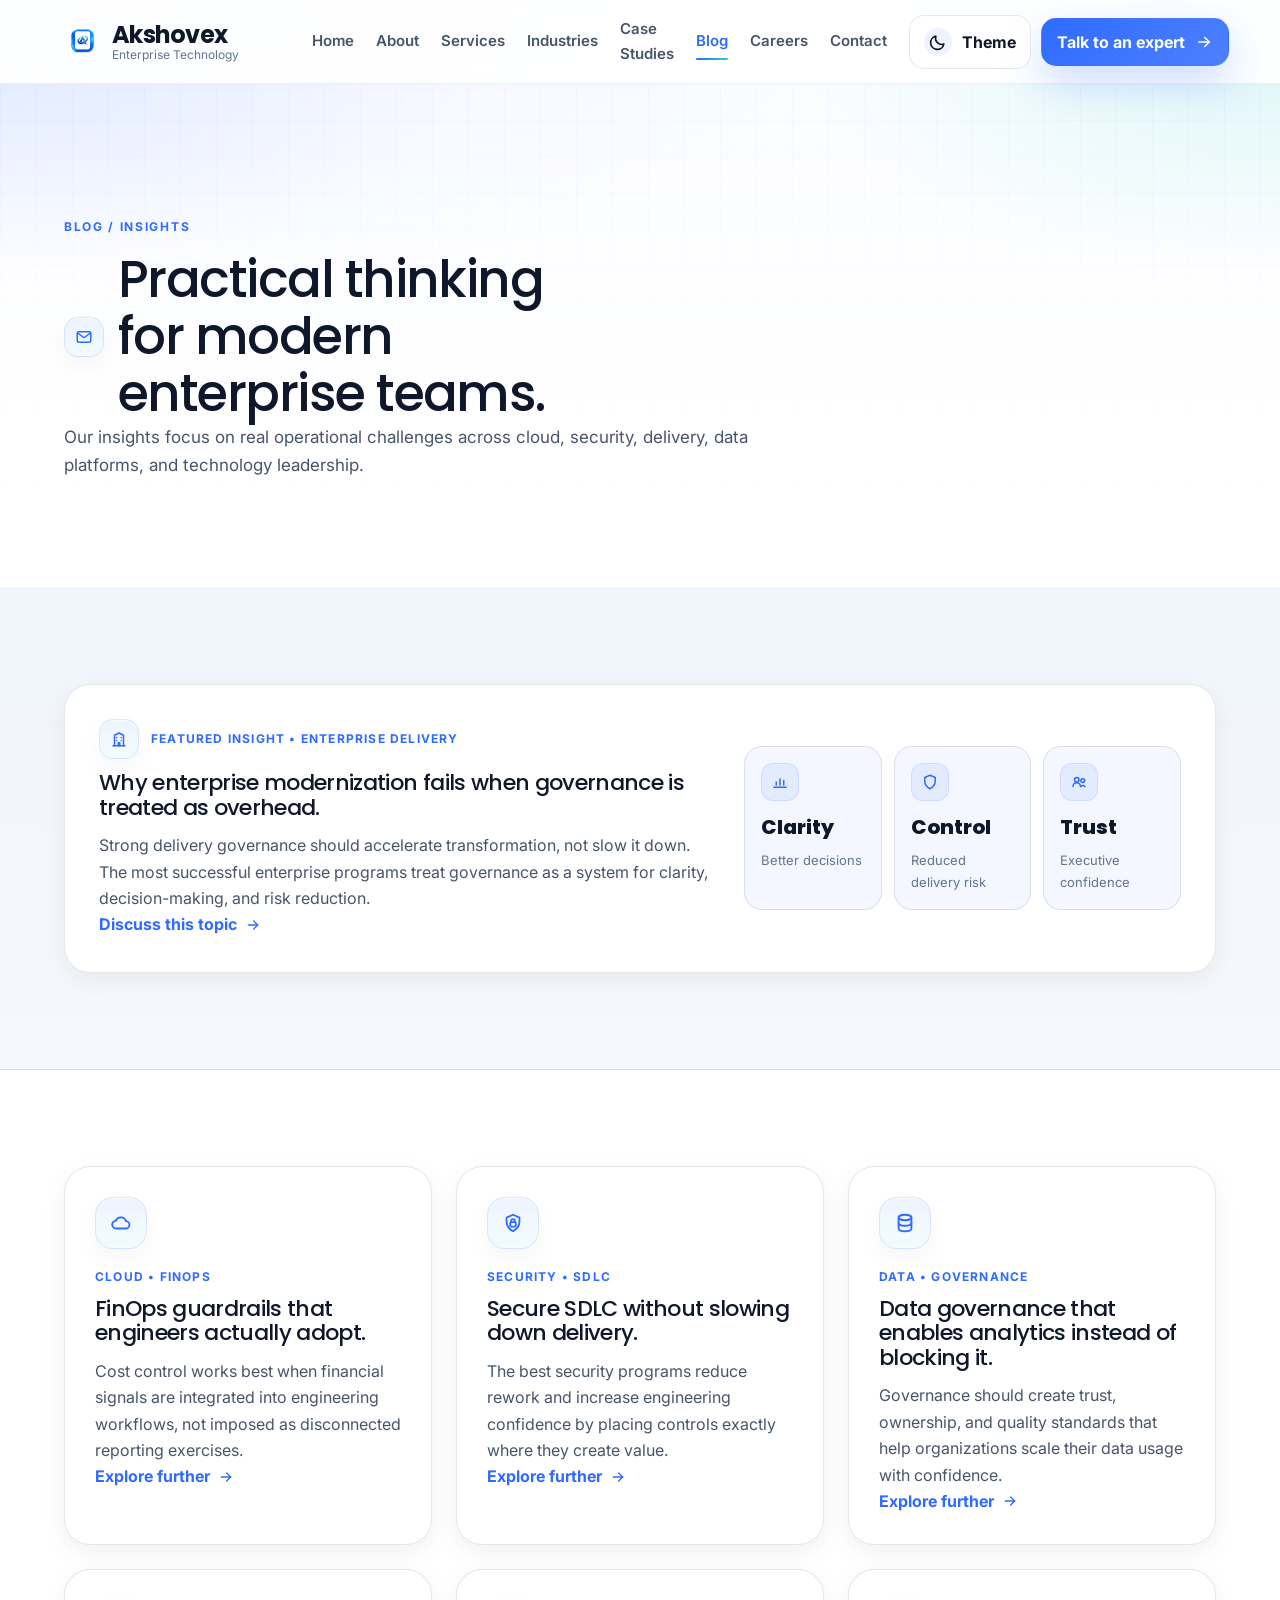
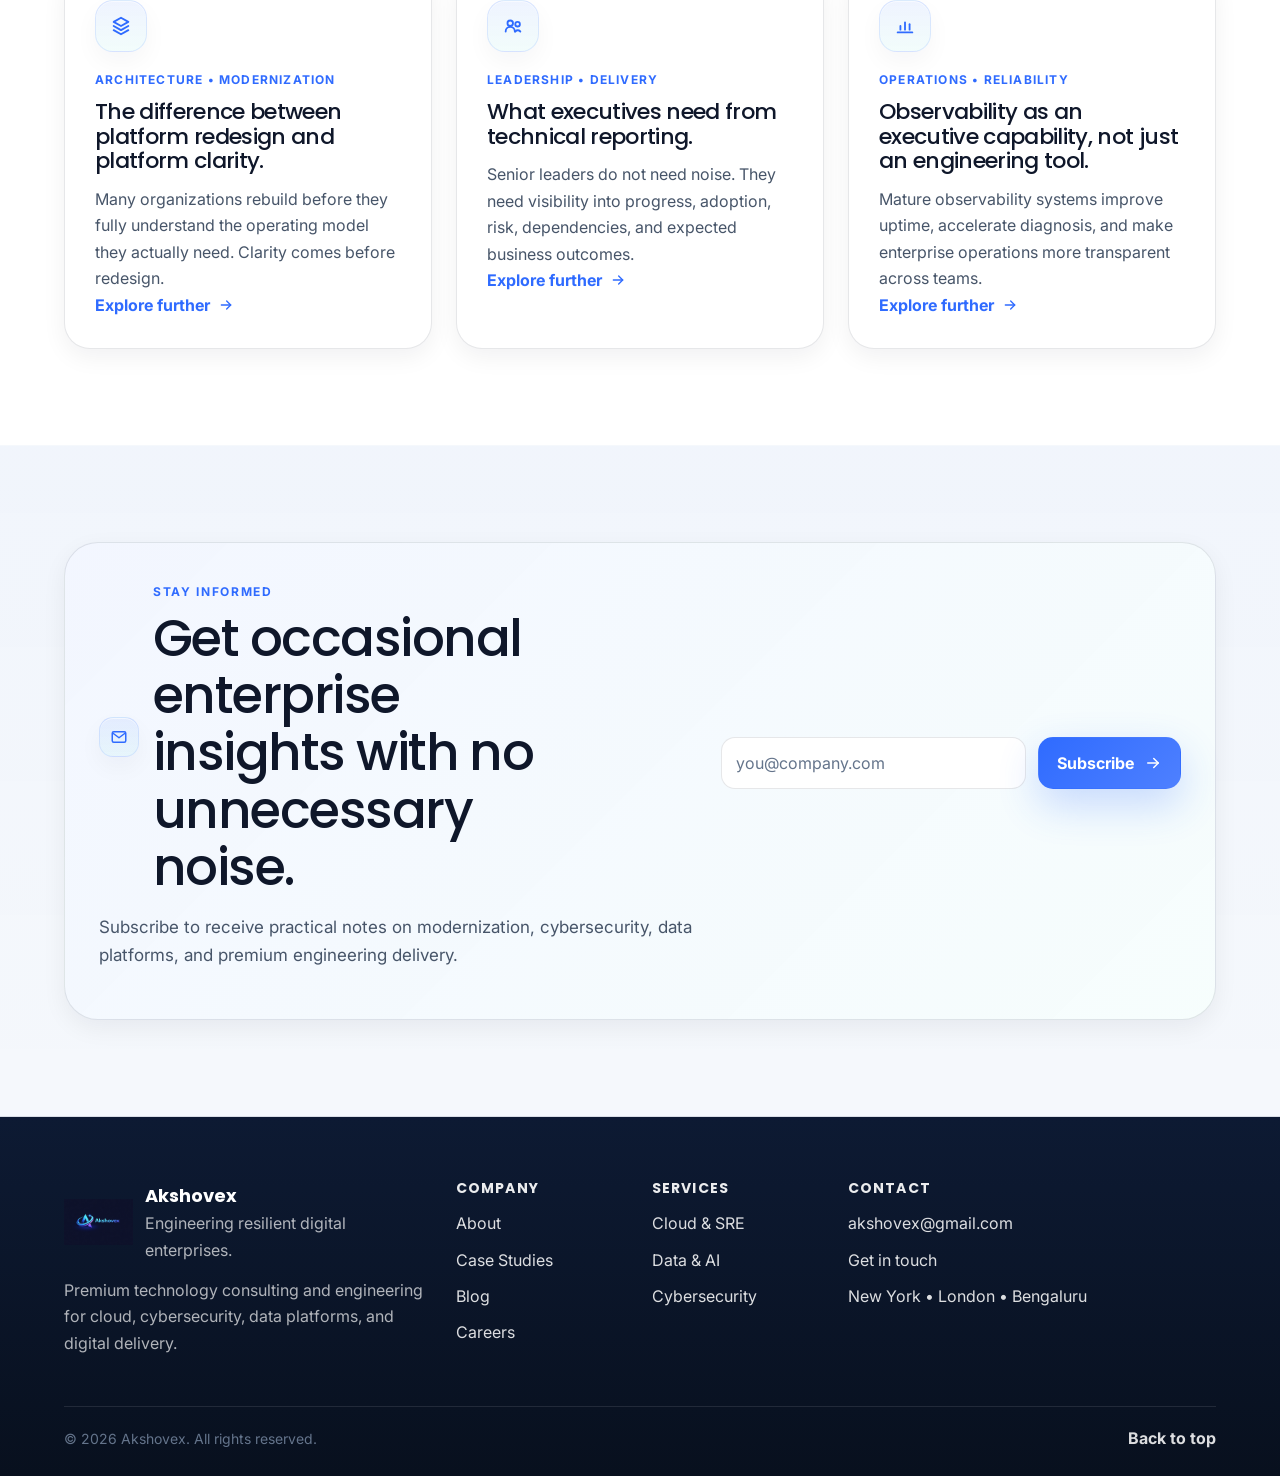
<file: blog.html>
<!doctype html>
<html lang="en" class="no-js" data-page="blog">
<head>
  <!-- Basic Page Setup -->
  <meta charset="utf-8" />
  <meta name="viewport" content="width=device-width, initial-scale=1" />

  <!-- SEO -->
  <title>Blog — Akshovex</title>
  <meta
    name="description"
    content="Read Akshovex insights on cloud modernization, cybersecurity, data platforms, and enterprise engineering."
  />
  <meta name="theme-color" content="#2F6BFF" />
  <meta name="robots" content="index, follow" />
  <link rel="canonical" href="https://www.akshovex.com/blog.html" />

  <!-- Open Graph -->
  <meta property="og:title" content="Blog — Akshovex" />
  <meta
    property="og:description"
    content="Practical enterprise insights on modernization, resilience, cybersecurity, and engineering leadership."
  />
  <meta property="og:type" content="website" />
  <meta property="og:url" content="https://www.akshovex.com/blog.html" />

  <!-- Favicon -->
  <link rel="icon" href="favicon.ico" sizes="any" />

  <!-- Fonts -->
  <link rel="preconnect" href="https://fonts.googleapis.com" />
  <link rel="preconnect" href="https://fonts.gstatic.com" crossorigin />
  <link
    href="https://fonts.googleapis.com/css2?family=Inter:wght@400;500;600;700&family=Poppins:wght@600;700;800&display=swap"
    rel="stylesheet"
  />

  <!-- Bootstrap 5 -->
  <link
    href="https://cdn.jsdelivr.net/npm/bootstrap@5.3.3/dist/css/bootstrap.min.css"
    rel="stylesheet"
    integrity="sha384-QWTKZyjpPEjISv5WaRU9OFeRpok6YctnYmDr5pNlyT2bRjXh0JMhjY6hW+ALEwIH"
    crossorigin="anonymous"
  />

  <!-- Main CSS -->
  <link rel="stylesheet" href="main.css" />
</head>

<body>
  <svg xmlns="http://www.w3.org/2000/svg" style="position:absolute;width:0;height:0;overflow:hidden">
    <symbol id="icon-arrow" viewBox="0 0 24 24">
      <path d="M5 12h14" fill="none" stroke="currentColor" stroke-width="2" stroke-linecap="round" stroke-linejoin="round"/>
      <path d="M13 6l6 6-6 6" fill="none" stroke="currentColor" stroke-width="2" stroke-linecap="round" stroke-linejoin="round"/>
    </symbol>

    <symbol id="icon-arrow-up" viewBox="0 0 24 24">
      <path d="M12 19V5" fill="none" stroke="currentColor" stroke-width="2" stroke-linecap="round" stroke-linejoin="round"/>
      <path d="M6 11l6-6 6 6" fill="none" stroke="currentColor" stroke-width="2" stroke-linecap="round" stroke-linejoin="round"/>
    </symbol>

    <symbol id="icon-play" viewBox="0 0 24 24">
      <path d="M8 6.5l9 5.5-9 5.5z" fill="none" stroke="currentColor" stroke-width="2" stroke-linecap="round" stroke-linejoin="round"/>
    </symbol>

    <symbol id="icon-moon" viewBox="0 0 24 24">
      <path d="M19 14.5A7.5 7.5 0 0 1 9.5 5a8 8 0 1 0 9.5 9.5z" fill="none" stroke="currentColor" stroke-width="2" stroke-linecap="round" stroke-linejoin="round"/>
    </symbol>

    <symbol id="icon-sun" viewBox="0 0 24 24">
      <circle cx="12" cy="12" r="4" fill="none" stroke="currentColor" stroke-width="2" stroke-linecap="round" stroke-linejoin="round"/>
      <path d="M12 2v2.5" fill="none" stroke="currentColor" stroke-width="2" stroke-linecap="round" stroke-linejoin="round"/>
      <path d="M12 19.5V22" fill="none" stroke="currentColor" stroke-width="2" stroke-linecap="round" stroke-linejoin="round"/>
      <path d="M2 12h2.5" fill="none" stroke="currentColor" stroke-width="2" stroke-linecap="round" stroke-linejoin="round"/>
      <path d="M19.5 12H22" fill="none" stroke="currentColor" stroke-width="2" stroke-linecap="round" stroke-linejoin="round"/>
      <path d="M4.9 4.9l1.8 1.8" fill="none" stroke="currentColor" stroke-width="2" stroke-linecap="round" stroke-linejoin="round"/>
      <path d="M17.3 17.3l1.8 1.8" fill="none" stroke="currentColor" stroke-width="2" stroke-linecap="round" stroke-linejoin="round"/>
      <path d="M4.9 19.1l1.8-1.8" fill="none" stroke="currentColor" stroke-width="2" stroke-linecap="round" stroke-linejoin="round"/>
      <path d="M17.3 6.7l1.8-1.8" fill="none" stroke="currentColor" stroke-width="2" stroke-linecap="round" stroke-linejoin="round"/>
    </symbol>

    <symbol id="icon-chevron-left" viewBox="0 0 24 24">
      <path d="M15 18l-6-6 6-6" fill="none" stroke="currentColor" stroke-width="2" stroke-linecap="round" stroke-linejoin="round"/>
    </symbol>

    <symbol id="icon-chevron-right" viewBox="0 0 24 24">
      <path d="M9 18l6-6-6-6" fill="none" stroke="currentColor" stroke-width="2" stroke-linecap="round" stroke-linejoin="round"/>
    </symbol>

    <symbol id="icon-cloud" viewBox="0 0 24 24">
      <path d="M7 18h10a4 4 0 0 0 .4-8A6 6 0 0 0 6.2 9.6 3.5 3.5 0 0 0 7 18z" fill="none" stroke="currentColor" stroke-width="2" stroke-linecap="round" stroke-linejoin="round"/>
    </symbol>

    <symbol id="icon-data" viewBox="0 0 24 24">
      <rect x="4" y="5" width="16" height="4" rx="1" fill="none" stroke="currentColor" stroke-width="2" stroke-linecap="round" stroke-linejoin="round"/>
      <rect x="4" y="10" width="11" height="4" rx="1" fill="none" stroke="currentColor" stroke-width="2" stroke-linecap="round" stroke-linejoin="round"/>
      <rect x="4" y="15" width="14" height="4" rx="1" fill="none" stroke="currentColor" stroke-width="2" stroke-linecap="round" stroke-linejoin="round"/>
    </symbol>

    <symbol id="icon-database" viewBox="0 0 24 24">
      <ellipse cx="12" cy="6" rx="7" ry="3" fill="none" stroke="currentColor" stroke-width="2" stroke-linecap="round" stroke-linejoin="round"/>
      <path d="M5 6v6c0 1.7 3.1 3 7 3s7-1.3 7-3V6" fill="none" stroke="currentColor" stroke-width="2" stroke-linecap="round" stroke-linejoin="round"/>
      <path d="M5 12v6c0 1.7 3.1 3 7 3s7-1.3 7-3v-6" fill="none" stroke="currentColor" stroke-width="2" stroke-linecap="round" stroke-linejoin="round"/>
    </symbol>

    <symbol id="icon-lock" viewBox="0 0 24 24">
      <rect x="5" y="11" width="14" height="9" rx="2" fill="none" stroke="currentColor" stroke-width="2" stroke-linecap="round" stroke-linejoin="round"/>
      <path d="M8 11V8a4 4 0 0 1 8 0v3" fill="none" stroke="currentColor" stroke-width="2" stroke-linecap="round" stroke-linejoin="round"/>
    </symbol>

    <symbol id="icon-code" viewBox="0 0 24 24">
      <path d="M9 8l-4 4 4 4" fill="none" stroke="currentColor" stroke-width="2" stroke-linecap="round" stroke-linejoin="round"/>
      <path d="M15 8l4 4-4 4" fill="none" stroke="currentColor" stroke-width="2" stroke-linecap="round" stroke-linejoin="round"/>
      <path d="M13 5l-2 14" fill="none" stroke="currentColor" stroke-width="2" stroke-linecap="round" stroke-linejoin="round"/>
    </symbol>

    <symbol id="icon-shield" viewBox="0 0 24 24">
      <path d="M12 3l7 3v5c0 5-3.5 8-7 10-3.5-2-7-5-7-10V6l7-3z" fill="none" stroke="currentColor" stroke-width="2" stroke-linecap="round" stroke-linejoin="round"/>
    </symbol>

    <symbol id="icon-rocket" viewBox="0 0 24 24">
      <path d="M14 4c3 0 6 3 6 6-4 .9-7.1 4-8 8-3 0-4-1-4-4 .9-4 4-7.1 8-8z" fill="none" stroke="currentColor" stroke-width="2" stroke-linecap="round" stroke-linejoin="round"/>
      <path d="M10 14l-4 4" fill="none" stroke="currentColor" stroke-width="2" stroke-linecap="round" stroke-linejoin="round"/>
      <path d="M8 16l-2 4 4-2" fill="none" stroke="currentColor" stroke-width="2" stroke-linecap="round" stroke-linejoin="round"/>
      <circle cx="15" cy="9" r="1" fill="none" stroke="currentColor" stroke-width="2" stroke-linecap="round" stroke-linejoin="round"/>
    </symbol>

    <symbol id="icon-mail" viewBox="0 0 24 24">
      <rect x="3" y="5" width="18" height="14" rx="2" fill="none" stroke="currentColor" stroke-width="2" stroke-linecap="round" stroke-linejoin="round"/>
      <path d="M4 7l8 6 8-6" fill="none" stroke="currentColor" stroke-width="2" stroke-linecap="round" stroke-linejoin="round"/>
    </symbol>

    <symbol id="icon-location" viewBox="0 0 24 24">
      <path d="M12 21s-5-4.5-5-9a5 5 0 1 1 10 0c0 4.5-5 9-5 9z" fill="none" stroke="currentColor" stroke-width="2" stroke-linecap="round" stroke-linejoin="round"/>
      <circle cx="12" cy="12" r="1.5" fill="none" stroke="currentColor" stroke-width="2" stroke-linecap="round" stroke-linejoin="round"/>
    </symbol>

    <symbol id="icon-clock" viewBox="0 0 24 24">
      <circle cx="12" cy="12" r="9" fill="none" stroke="currentColor" stroke-width="2" stroke-linecap="round" stroke-linejoin="round"/>
      <path d="M12 7v5l3 2" fill="none" stroke="currentColor" stroke-width="2" stroke-linecap="round" stroke-linejoin="round"/>
    </symbol>

    <symbol id="icon-users" viewBox="0 0 24 24">
      <circle cx="9" cy="9" r="3" fill="none" stroke="currentColor" stroke-width="2" stroke-linecap="round" stroke-linejoin="round"/>
      <circle cx="17" cy="10" r="2.5" fill="none" stroke="currentColor" stroke-width="2" stroke-linecap="round" stroke-linejoin="round"/>
      <path d="M4 18a5 5 0 0 1 10 0" fill="none" stroke="currentColor" stroke-width="2" stroke-linecap="round" stroke-linejoin="round"/>
      <path d="M14.5 18a4 4 0 0 1 5.5 0" fill="none" stroke="currentColor" stroke-width="2" stroke-linecap="round" stroke-linejoin="round"/>
    </symbol>

    <symbol id="icon-analytics" viewBox="0 0 24 24">
      <path d="M4 19h16" fill="none" stroke="currentColor" stroke-width="2" stroke-linecap="round" stroke-linejoin="round"/>
      <path d="M7 16v-4" fill="none" stroke="currentColor" stroke-width="2" stroke-linecap="round" stroke-linejoin="round"/>
      <path d="M12 16V8" fill="none" stroke="currentColor" stroke-width="2" stroke-linecap="round" stroke-linejoin="round"/>
      <path d="M17 16v-6" fill="none" stroke="currentColor" stroke-width="2" stroke-linecap="round" stroke-linejoin="round"/>
    </symbol>

    <symbol id="icon-server" viewBox="0 0 24 24">
      <rect x="4" y="4" width="16" height="6" rx="1.5" fill="none" stroke="currentColor" stroke-width="2" stroke-linecap="round" stroke-linejoin="round"/>
      <rect x="4" y="14" width="16" height="6" rx="1.5" fill="none" stroke="currentColor" stroke-width="2" stroke-linecap="round" stroke-linejoin="round"/>
      <path d="M8 7h.01" fill="none" stroke="currentColor" stroke-width="2" stroke-linecap="round" stroke-linejoin="round"/>
      <path d="M8 17h.01" fill="none" stroke="currentColor" stroke-width="2" stroke-linecap="round" stroke-linejoin="round"/>
      <path d="M12 10v4" fill="none" stroke="currentColor" stroke-width="2" stroke-linecap="round" stroke-linejoin="round"/>
    </symbol>

    <symbol id="icon-ai" viewBox="0 0 24 24">
      <rect x="7" y="7" width="10" height="10" rx="2" fill="none" stroke="currentColor" stroke-width="2" stroke-linecap="round" stroke-linejoin="round"/>
      <path d="M9 2v3" fill="none" stroke="currentColor" stroke-width="2" stroke-linecap="round" stroke-linejoin="round"/>
      <path d="M15 2v3" fill="none" stroke="currentColor" stroke-width="2" stroke-linecap="round" stroke-linejoin="round"/>
      <path d="M9 19v3" fill="none" stroke="currentColor" stroke-width="2" stroke-linecap="round" stroke-linejoin="round"/>
      <path d="M15 19v3" fill="none" stroke="currentColor" stroke-width="2" stroke-linecap="round" stroke-linejoin="round"/>
      <path d="M2 9h3" fill="none" stroke="currentColor" stroke-width="2" stroke-linecap="round" stroke-linejoin="round"/>
      <path d="M2 15h3" fill="none" stroke="currentColor" stroke-width="2" stroke-linecap="round" stroke-linejoin="round"/>
      <path d="M19 9h3" fill="none" stroke="currentColor" stroke-width="2" stroke-linecap="round" stroke-linejoin="round"/>
      <path d="M19 15h3" fill="none" stroke="currentColor" stroke-width="2" stroke-linecap="round" stroke-linejoin="round"/>
      <path d="M10 14l2-4 2 4" fill="none" stroke="currentColor" stroke-width="2" stroke-linecap="round" stroke-linejoin="round"/>
      <path d="M10.8 12.5h2.4" fill="none" stroke="currentColor" stroke-width="2" stroke-linecap="round" stroke-linejoin="round"/>
    </symbol>

    <symbol id="icon-cybersecurity" viewBox="0 0 24 24">
      <path d="M12 3l7 3v5c0 5-3.5 8-7 10-3.5-2-7-5-7-10V6l7-3z" fill="none" stroke="currentColor" stroke-width="2" stroke-linecap="round" stroke-linejoin="round"/>
      <rect x="9" y="11" width="6" height="5" rx="1" fill="none" stroke="currentColor" stroke-width="2" stroke-linecap="round" stroke-linejoin="round"/>
      <path d="M10 11V9.8a2 2 0 1 1 4 0V11" fill="none" stroke="currentColor" stroke-width="2" stroke-linecap="round" stroke-linejoin="round"/>
    </symbol>

    <symbol id="icon-integration" viewBox="0 0 24 24">
      <rect x="3" y="5" width="6" height="6" rx="1.5" fill="none" stroke="currentColor" stroke-width="2" stroke-linecap="round" stroke-linejoin="round"/>
      <rect x="15" y="5" width="6" height="6" rx="1.5" fill="none" stroke="currentColor" stroke-width="2" stroke-linecap="round" stroke-linejoin="round"/>
      <rect x="9" y="13" width="6" height="6" rx="1.5" fill="none" stroke="currentColor" stroke-width="2" stroke-linecap="round" stroke-linejoin="round"/>
      <path d="M9 8h6" fill="none" stroke="currentColor" stroke-width="2" stroke-linecap="round" stroke-linejoin="round"/>
      <path d="M12 11v2" fill="none" stroke="currentColor" stroke-width="2" stroke-linecap="round" stroke-linejoin="round"/>
    </symbol>

    <symbol id="icon-platform" viewBox="0 0 24 24">
      <path d="M12 3l8 4.5-8 4.5-8-4.5 8-4.5z" fill="none" stroke="currentColor" stroke-width="2" stroke-linecap="round" stroke-linejoin="round"/>
      <path d="M4 12l8 4.5 8-4.5" fill="none" stroke="currentColor" stroke-width="2" stroke-linecap="round" stroke-linejoin="round"/>
      <path d="M4 16.5L12 21l8-4.5" fill="none" stroke="currentColor" stroke-width="2" stroke-linecap="round" stroke-linejoin="round"/>
    </symbol>

    <symbol id="icon-enterprise" viewBox="0 0 24 24">
      <path d="M4 21h16" fill="none" stroke="currentColor" stroke-width="2" stroke-linecap="round" stroke-linejoin="round"/>
      <path d="M6 21V7l6-3 6 3v14" fill="none" stroke="currentColor" stroke-width="2" stroke-linecap="round" stroke-linejoin="round"/>
      <path d="M9 10h.01" fill="none" stroke="currentColor" stroke-width="2" stroke-linecap="round" stroke-linejoin="round"/>
      <path d="M15 10h.01" fill="none" stroke="currentColor" stroke-width="2" stroke-linecap="round" stroke-linejoin="round"/>
      <path d="M9 14h.01" fill="none" stroke="currentColor" stroke-width="2" stroke-linecap="round" stroke-linejoin="round"/>
      <path d="M15 14h.01" fill="none" stroke="currentColor" stroke-width="2" stroke-linecap="round" stroke-linejoin="round"/>
      <path d="M11 21v-4h2v4" fill="none" stroke="currentColor" stroke-width="2" stroke-linecap="round" stroke-linejoin="round"/>
    </symbol>
  </svg>

  <!-- Skip Link -->
  <a class="skip-link" href="#main">Skip to content</a>

  <!-- Page Loader -->
  <div class="site-loader" id="siteLoader" aria-hidden="true">
    <div class="site-loader__inner" role="status" aria-label="Loading">
      <div class="site-loader__spinner"></div>
      <div class="site-loader__brand">Akshovex</div>
    </div>
  </div>

  <!-- Back To Top Button -->
  <button class="back-to-top" id="backToTop" type="button" aria-label="Back to top">
    <svg class="icon" aria-hidden="true">
      <use href="#icon-arrow-up"></use>
    </svg>
  </button>

  <!-- Header -->
  <header class="site-header" id="top">
    <div class="container">
      <div class="site-header__inner">
        <a class="brand" href="index.html" aria-label="Akshovex home">
          <span class="brand__mark">
            <img src="logo-icon.png" alt="Akshovex logo">
          </span>

          <span class="brand__text">
            <span class="brand__name">Akshovex</span>
            <span class="brand__tag">Enterprise Technology</span>
          </span>
        </a>

        <nav class="site-nav" aria-label="Primary navigation">
          <button
            class="site-nav__toggle"
            id="navToggle"
            type="button"
            aria-label="Open menu"
            aria-controls="navMenu"
            aria-expanded="false"
          >
            <span class="site-nav__toggle-line"></span>
          </button>

          <div class="site-nav__menu" id="navMenu">
            <a class="site-nav__link" href="index.html">Home</a>
            <a class="site-nav__link" href="about.html">About</a>
            <a class="site-nav__link" href="services.html">Services</a>
            <a class="site-nav__link" href="industries.html">Industries</a>
            <a class="site-nav__link" href="case-studies.html">Case Studies</a>
            <a class="site-nav__link is-active" href="blog.html">Blog</a>
            <a class="site-nav__link" href="careers.html">Careers</a>
            <a class="site-nav__link" href="contact.html">Contact</a>

            <div class="site-nav__actions">
              <button
                class="btn btn--ghost btn--theme"
                id="themeToggle"
                type="button"
                aria-label="Toggle theme"
                title="Toggle theme"
              >
                <span class="btn__icon btn__icon--theme" aria-hidden="true">
                  <svg class="icon icon--theme" id="themeIcon" viewBox="0 0 24 24">
                    <use href="#icon-moon"></use>
                  </svg>
                </span>
                <span class="btn__label">Theme</span>
              </button>

              <a class="btn btn--primary" href="contact.html">
                <span class="btn__label">Talk to an expert</span>
                <span class="btn__icon" aria-hidden="true">
                  <svg class="icon">
                    <use href="#icon-arrow"></use>
                  </svg>
                </span>
              </a>
            </div>
          </div>
        </nav>
      </div>
    </div>
  </header>

  <!-- Main Content -->
  <main id="main">
    <!-- Page Hero -->
    <section class="page-hero section">
      <div class="container">
        <div class="section-heading section-heading--narrow">
          <p class="section-heading__kicker reveal">Blog / Insights</p>
          <div class="section-heading__title-row reveal">
            <span class="icon-badge icon-badge--sm" aria-hidden="true">
              <svg class="icon">
                <use href="#icon-mail"></use>
              </svg>
            </span>
            <h1 class="section-heading__title mb-0">
              Practical thinking for modern enterprise teams.
            </h1>
          </div>
          <p class="section-heading__text reveal">
            Our insights focus on real operational challenges across cloud, security,
            delivery, data platforms, and technology leadership.
          </p>
        </div>
      </div>
    </section>

    <!-- Featured Insight -->
    <section class="section section--alt">
      <div class="container">
        <article class="card card--case reveal">
          <div class="row align-items-center g-4">
            <div class="col-lg-7">
              <div class="card__meta-wrap">
                <span class="icon-badge icon-badge--sm" aria-hidden="true">
                  <svg class="icon">
                    <use href="#icon-enterprise"></use>
                  </svg>
                </span>
                <p class="card__meta">Featured Insight • Enterprise Delivery</p>
              </div>

              <h2 class="card__title">
                Why enterprise modernization fails when governance is treated as overhead.
              </h2>
              <p class="card__text">
                Strong delivery governance should accelerate transformation, not slow it down.
                The most successful enterprise programs treat governance as a system for clarity,
                decision-making, and risk reduction.
              </p>
              <a class="text-link" href="contact.html">
                Discuss this topic
                <svg class="icon icon--sm" aria-hidden="true">
                  <use href="#icon-arrow"></use>
                </svg>
              </a>
            </div>

            <div class="col-lg-5">
              <div class="metric-grid">
                <div class="metric">
                  <div class="metric__icon">
                    <svg class="icon" aria-hidden="true">
                      <use href="#icon-analytics"></use>
                    </svg>
                  </div>
                  <span class="metric__value">Clarity</span>
                  <span class="metric__label">Better decisions</span>
                </div>
                <div class="metric">
                  <div class="metric__icon">
                    <svg class="icon" aria-hidden="true">
                      <use href="#icon-shield"></use>
                    </svg>
                  </div>
                  <span class="metric__value">Control</span>
                  <span class="metric__label">Reduced delivery risk</span>
                </div>
                <div class="metric">
                  <div class="metric__icon">
                    <svg class="icon" aria-hidden="true">
                      <use href="#icon-users"></use>
                    </svg>
                  </div>
                  <span class="metric__value">Trust</span>
                  <span class="metric__label">Executive confidence</span>
                </div>
              </div>
            </div>
          </div>
        </article>
      </div>
    </section>

    <!-- Blog Grid -->
    <section class="section">
      <div class="container">
        <div class="row g-4">
          <!-- Blog Post 1 -->
          <div class="col-lg-4">
            <article class="card reveal">
              <div class="icon-badge">
                <svg class="icon" aria-hidden="true">
                  <use href="#icon-cloud"></use>
                </svg>
              </div>
              <p class="card__meta">Cloud • FinOps</p>
              <h3 class="card__title">
                FinOps guardrails that engineers actually adopt.
              </h3>
              <p class="card__text">
                Cost control works best when financial signals are integrated into engineering workflows,
                not imposed as disconnected reporting exercises.
              </p>
              <a class="text-link" href="contact.html">
                Explore further
                <svg class="icon icon--sm" aria-hidden="true">
                  <use href="#icon-arrow"></use>
                </svg>
              </a>
            </article>
          </div>

          <!-- Blog Post 2 -->
          <div class="col-lg-4">
            <article class="card reveal">
              <div class="icon-badge">
                <svg class="icon" aria-hidden="true">
                  <use href="#icon-cybersecurity"></use>
                </svg>
              </div>
              <p class="card__meta">Security • SDLC</p>
              <h3 class="card__title">
                Secure SDLC without slowing down delivery.
              </h3>
              <p class="card__text">
                The best security programs reduce rework and increase engineering confidence
                by placing controls exactly where they create value.
              </p>
              <a class="text-link" href="contact.html">
                Explore further
                <svg class="icon icon--sm" aria-hidden="true">
                  <use href="#icon-arrow"></use>
                </svg>
              </a>
            </article>
          </div>

          <!-- Blog Post 3 -->
          <div class="col-lg-4">
            <article class="card reveal">
              <div class="icon-badge">
                <svg class="icon" aria-hidden="true">
                  <use href="#icon-database"></use>
                </svg>
              </div>
              <p class="card__meta">Data • Governance</p>
              <h3 class="card__title">
                Data governance that enables analytics instead of blocking it.
              </h3>
              <p class="card__text">
                Governance should create trust, ownership, and quality standards
                that help organizations scale their data usage with confidence.
              </p>
              <a class="text-link" href="contact.html">
                Explore further
                <svg class="icon icon--sm" aria-hidden="true">
                  <use href="#icon-arrow"></use>
                </svg>
              </a>
            </article>
          </div>

          <!-- Blog Post 4 -->
          <div class="col-lg-4">
            <article class="card reveal">
              <div class="icon-badge">
                <svg class="icon" aria-hidden="true">
                  <use href="#icon-platform"></use>
                </svg>
              </div>
              <p class="card__meta">Architecture • Modernization</p>
              <h3 class="card__title">
                The difference between platform redesign and platform clarity.
              </h3>
              <p class="card__text">
                Many organizations rebuild before they fully understand the operating model
                they actually need. Clarity comes before redesign.
              </p>
              <a class="text-link" href="contact.html">
                Explore further
                <svg class="icon icon--sm" aria-hidden="true">
                  <use href="#icon-arrow"></use>
                </svg>
              </a>
            </article>
          </div>

          <!-- Blog Post 5 -->
          <div class="col-lg-4">
            <article class="card reveal">
              <div class="icon-badge">
                <svg class="icon" aria-hidden="true">
                  <use href="#icon-users"></use>
                </svg>
              </div>
              <p class="card__meta">Leadership • Delivery</p>
              <h3 class="card__title">
                What executives need from technical reporting.
              </h3>
              <p class="card__text">
                Senior leaders do not need noise. They need visibility into progress,
                adoption, risk, dependencies, and expected business outcomes.
              </p>
              <a class="text-link" href="contact.html">
                Explore further
                <svg class="icon icon--sm" aria-hidden="true">
                  <use href="#icon-arrow"></use>
                </svg>
              </a>
            </article>
          </div>

          <!-- Blog Post 6 -->
          <div class="col-lg-4">
            <article class="card reveal">
              <div class="icon-badge">
                <svg class="icon" aria-hidden="true">
                  <use href="#icon-analytics"></use>
                </svg>
              </div>
              <p class="card__meta">Operations • Reliability</p>
              <h3 class="card__title">
                Observability as an executive capability, not just an engineering tool.
              </h3>
              <p class="card__text">
                Mature observability systems improve uptime, accelerate diagnosis,
                and make enterprise operations more transparent across teams.
              </p>
              <a class="text-link" href="contact.html">
                Explore further
                <svg class="icon icon--sm" aria-hidden="true">
                  <use href="#icon-arrow"></use>
                </svg>
              </a>
            </article>
          </div>
        </div>
      </div>
    </section>

    <!-- Newsletter CTA -->
    <section class="section section--alt">
      <div class="container">
        <div class="newsletter reveal">
          <div class="newsletter__copy">
            <div class="section-heading__title-row">
              <span class="icon-badge icon-badge--sm" aria-hidden="true">
                <svg class="icon">
                  <use href="#icon-mail"></use>
                </svg>
              </span>
              <div>
                <p class="section-heading__kicker mb-2">Stay informed</p>
                <h2 class="section-heading__title mb-0">
                  Get occasional enterprise insights with no unnecessary noise.
                </h2>
              </div>
            </div>
            <p class="section-heading__text mt-3">
              Subscribe to receive practical notes on modernization, cybersecurity,
              data platforms, and premium engineering delivery.
            </p>
          </div>

          <form
            class="newsletter__form"
            id="newsletterForm"
            action="https://formspree.io/f/meerzjlp"
            method="POST"
            novalidate
          >
            <label class="visually-hidden" for="newsletterEmail">Email address</label>
            <input
              class="input input--sm"
              type="email"
              id="newsletterEmail"
              name="email"
              placeholder="you@company.com"
              required
            />
            <button class="btn btn--primary" type="submit">
              <span class="btn__label">Subscribe</span>
              <span class="btn__icon" aria-hidden="true">
                <svg class="icon">
                  <use href="#icon-arrow"></use>
                </svg>
              </span>
            </button>
            <div class="form-status" id="newsletterStatus" role="status" aria-live="polite"></div>
          </form>
        </div>
      </div>
    </section>
  </main>

  <!-- Footer -->
  <footer class="site-footer" aria-label="Footer">
    <div class="container">
      <div class="row gy-4">
        <div class="col-lg-4">
          <div class="footer-brand">
            <div class="footer-brand__top">
              <span class="brand__mark">
                <img src="logo-full.png" alt="Akshovex logo">
              </span>
              <div>
                <div class="footer-brand__name">Akshovex</div>
                <div class="footer-brand__tag">Engineering resilient digital enterprises.</div>
              </div>
            </div>

            <p class="footer-brand__text">
              Premium technology consulting and engineering for cloud, cybersecurity,
              data platforms, and digital delivery.
            </p>
          </div>
        </div>

        <div class="col-6 col-lg-2">
          <h3 class="footer-title">Company</h3>
          <ul class="footer-list">
            <li><a href="about.html">About</a></li>
            <li><a href="case-studies.html">Case Studies</a></li>
            <li><a href="blog.html">Blog</a></li>
            <li><a href="careers.html">Careers</a></li>
          </ul>
        </div>

        <div class="col-6 col-lg-2">
          <h3 class="footer-title">Services</h3>
          <ul class="footer-list">
            <li><a href="services.html">Cloud &amp; SRE</a></li>
            <li><a href="services.html">Data &amp; AI</a></li>
            <li><a href="services.html">Cybersecurity</a></li>
          </ul>
        </div>

        <div class="col-lg-4">
          <h3 class="footer-title">Contact</h3>
          <ul class="footer-list footer-contact-list">
            <li><a href="mailto:akshovex@gmail.com"><span>akshovex@gmail.com</span></a></li>
            <li><a href="contact.html"><span>Get in touch</span></a></li>
            <li><span class="footer-contact-item"><span>New York • London • Bengaluru</span></span></li>
          </ul>
        </div>
      </div>

      <div class="site-footer__bottom">
        <small>© <span id="year"></span> Akshovex. All rights reserved.</small>
        <a class="text-link" href="#top">Back to top</a>
      </div>
    </div>
  </footer>

  <!-- Main JavaScript -->
  <script src="main.js" defer></script>
</body>
</html>
</file>
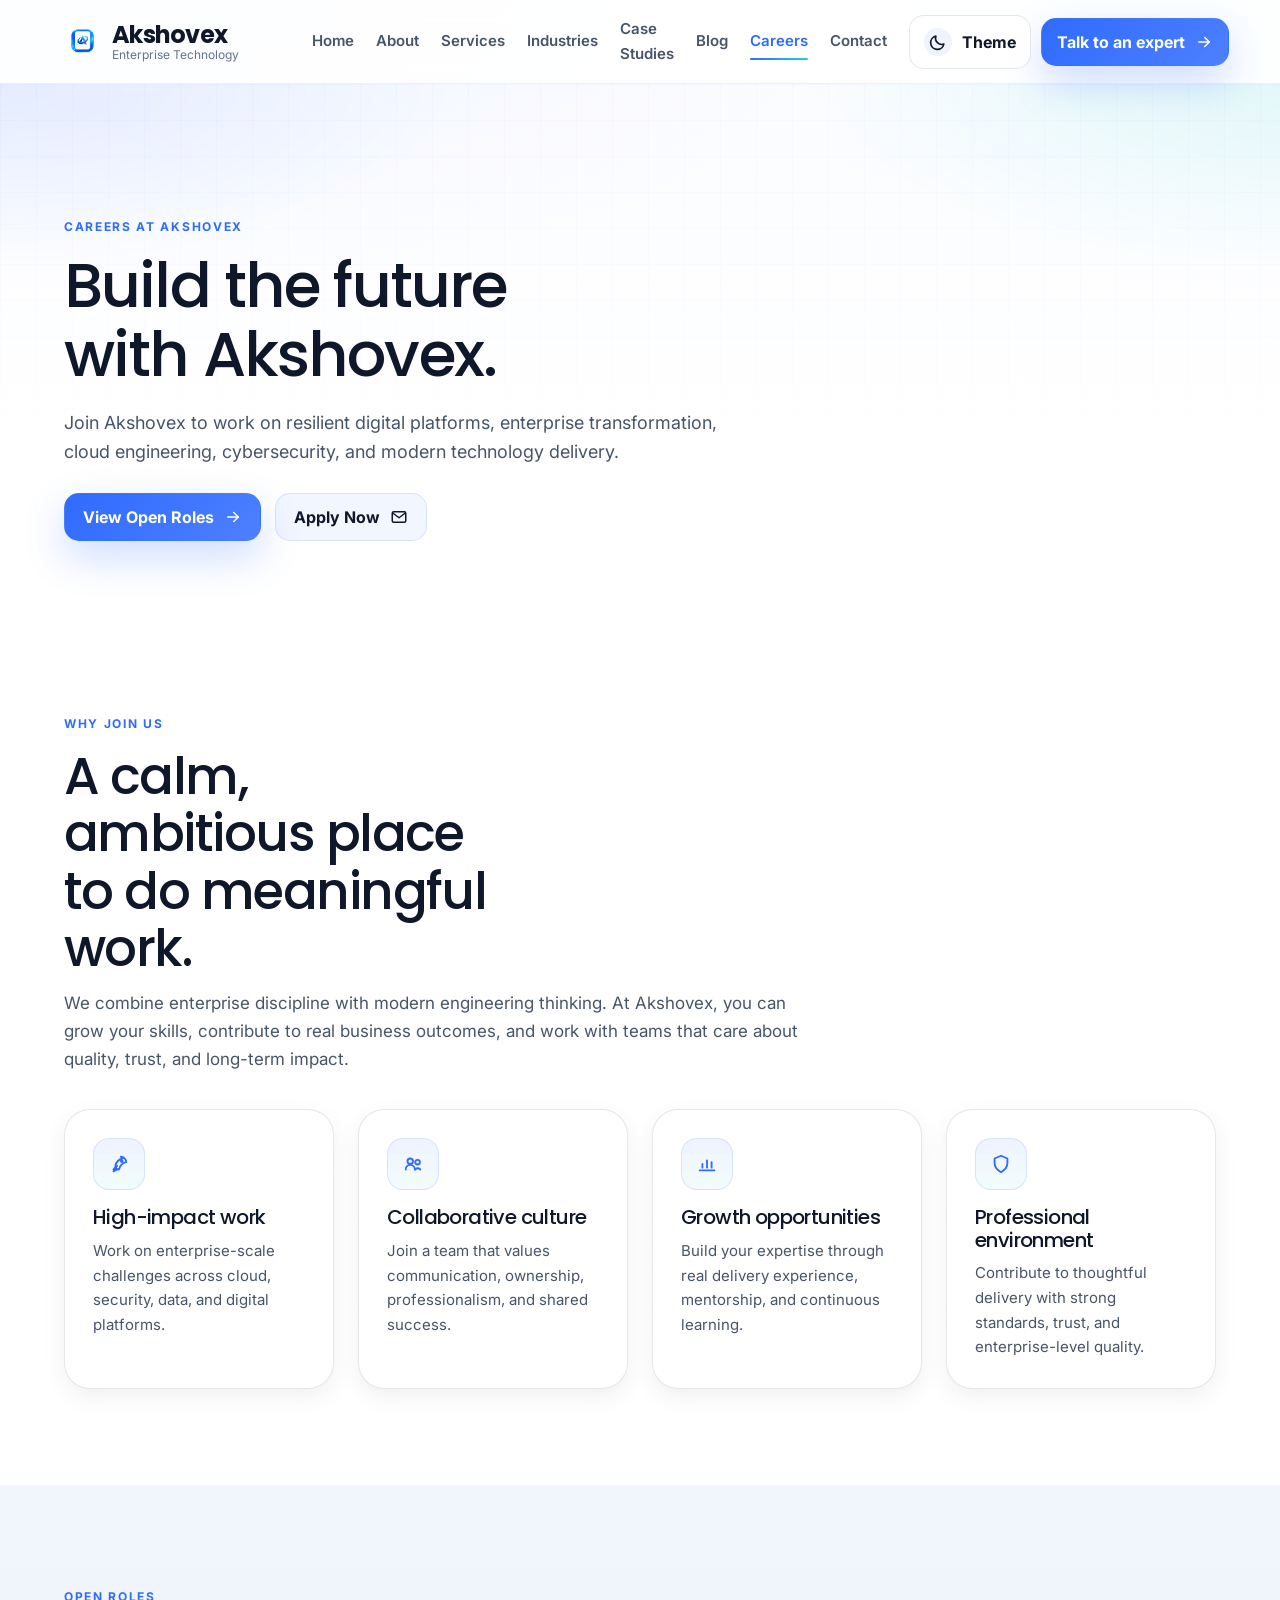
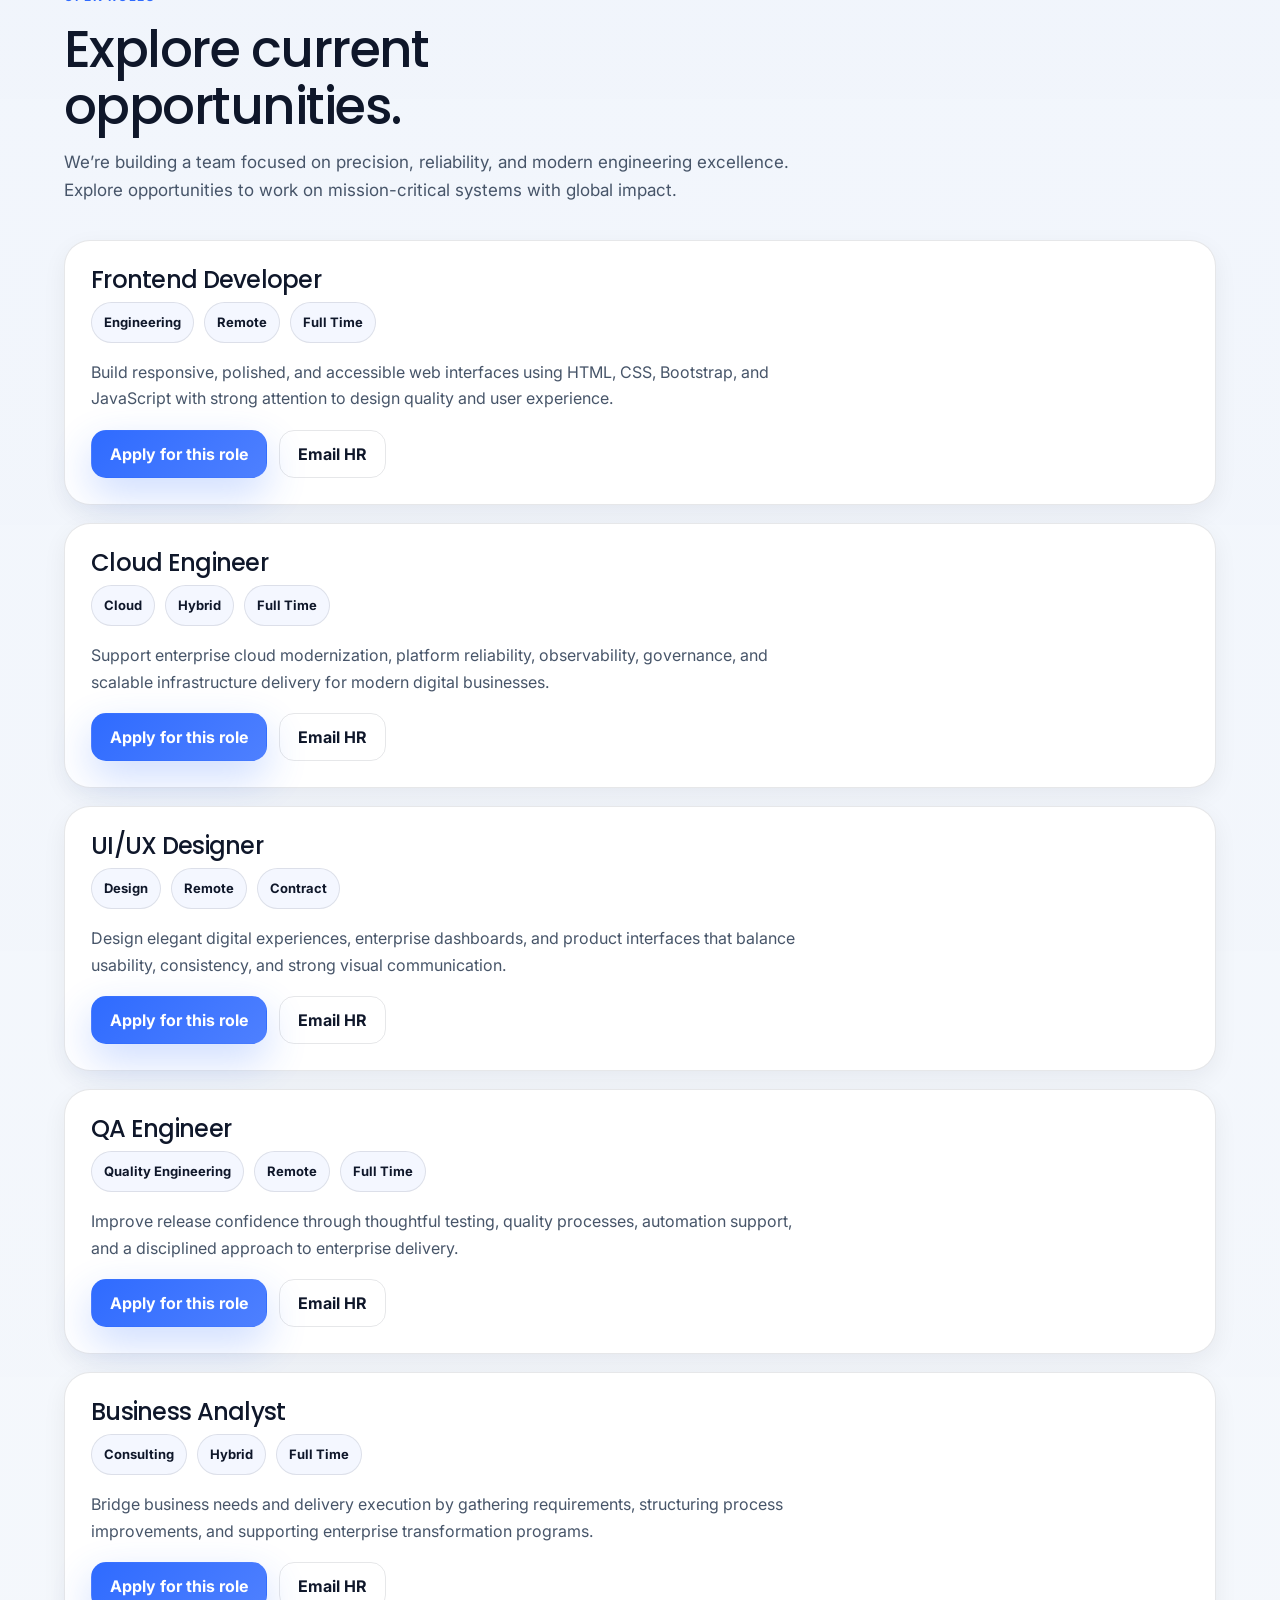
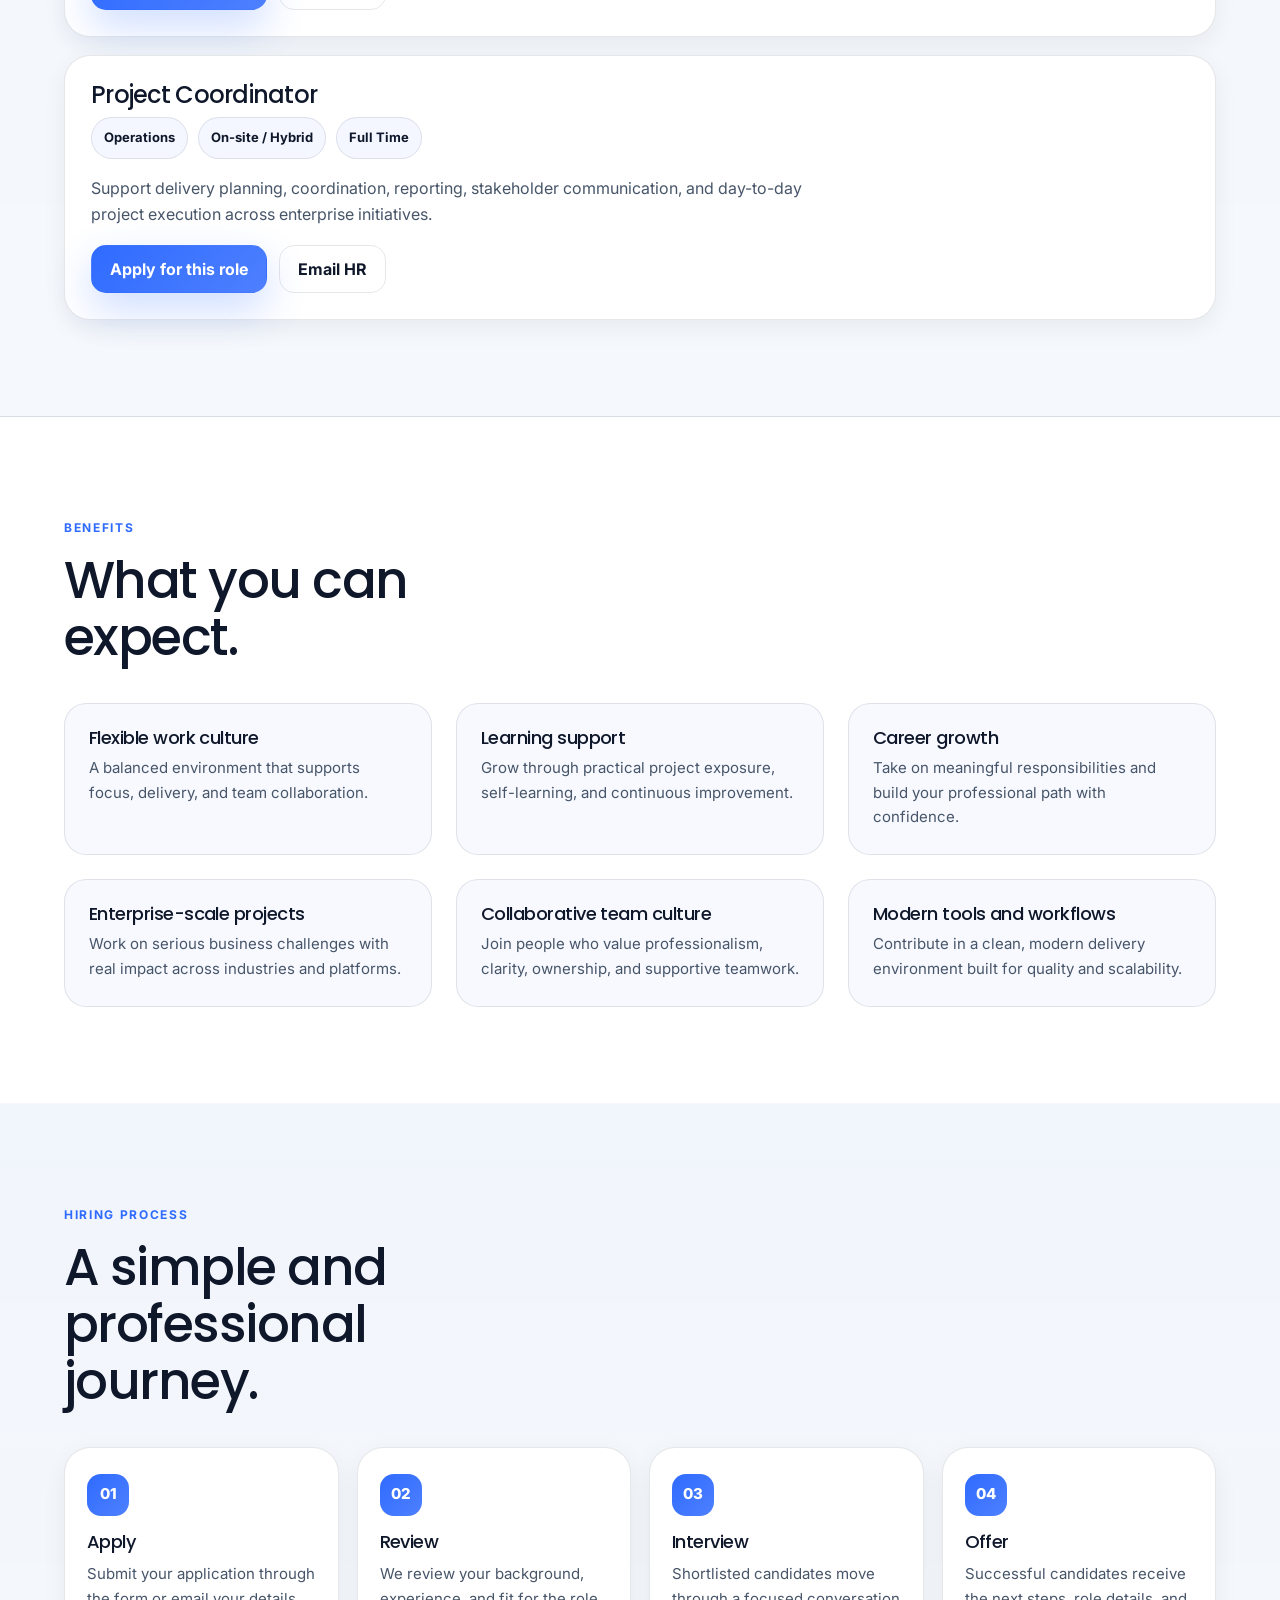
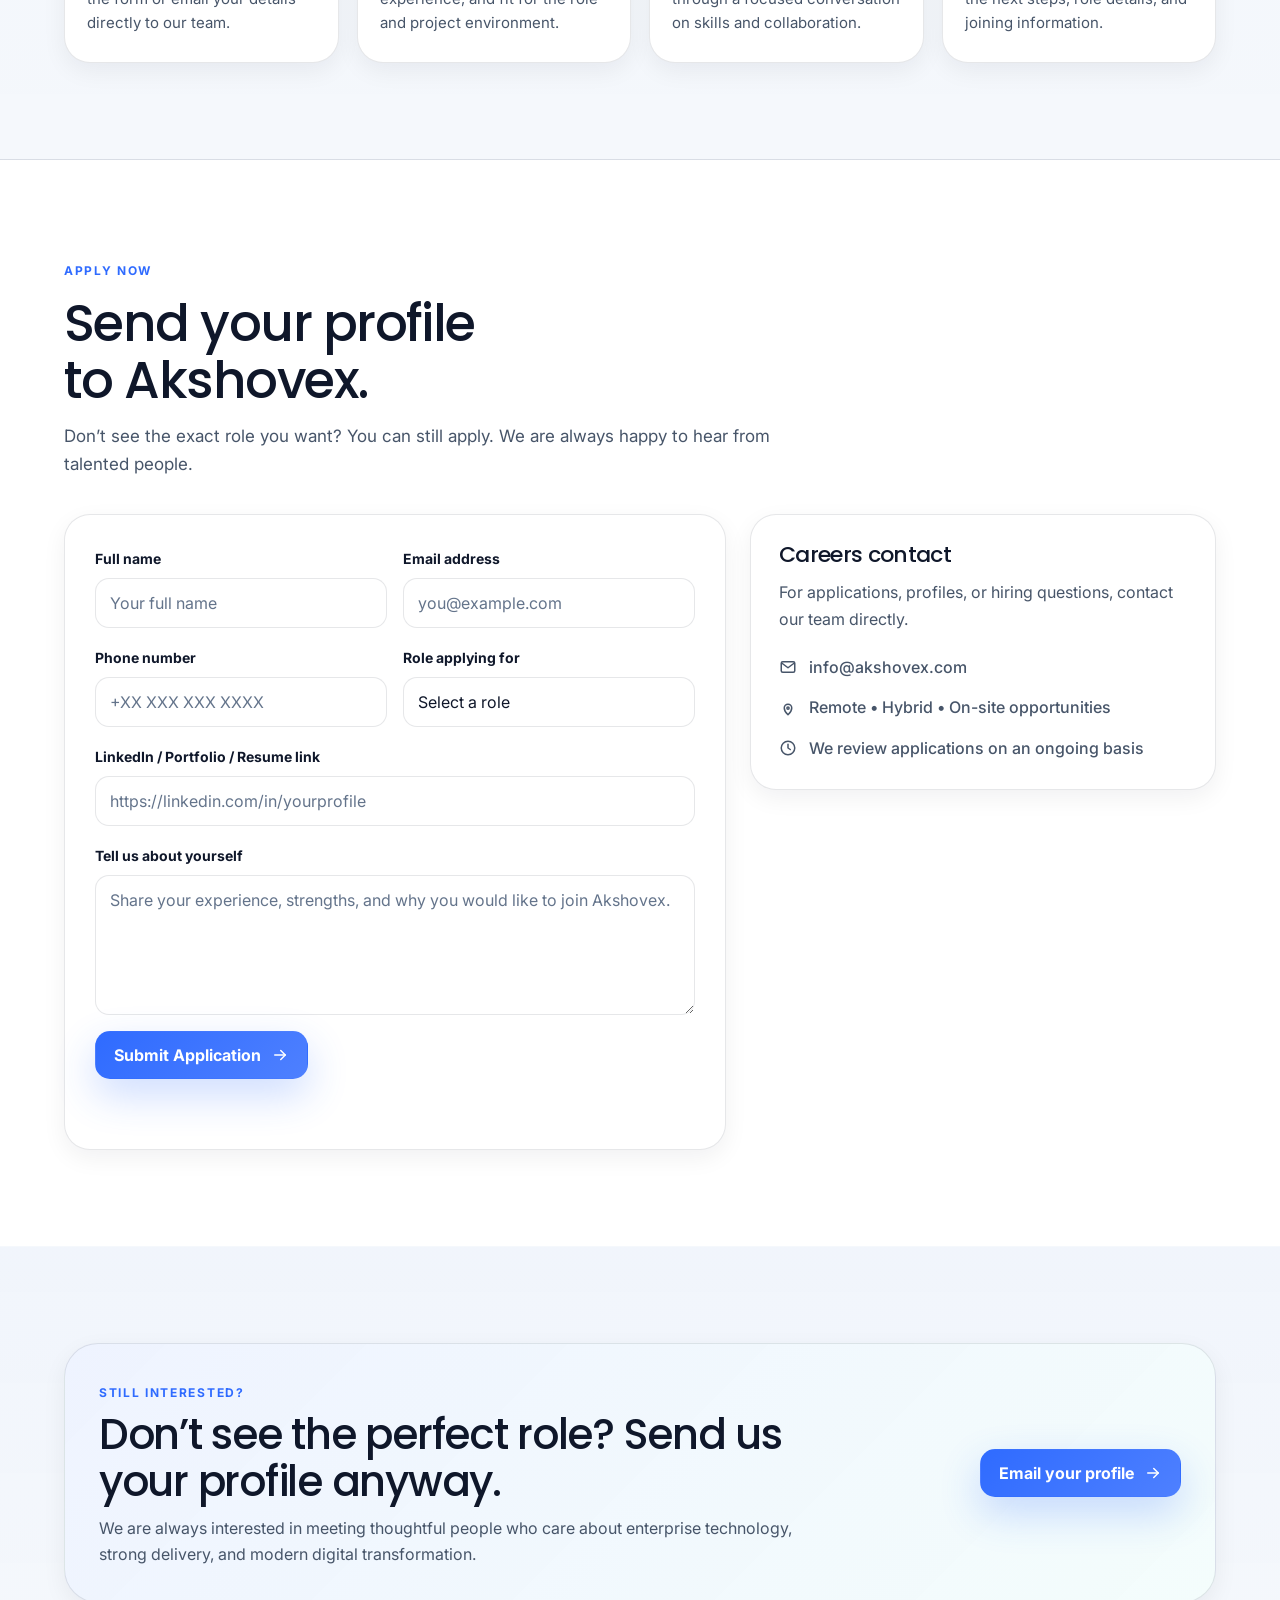
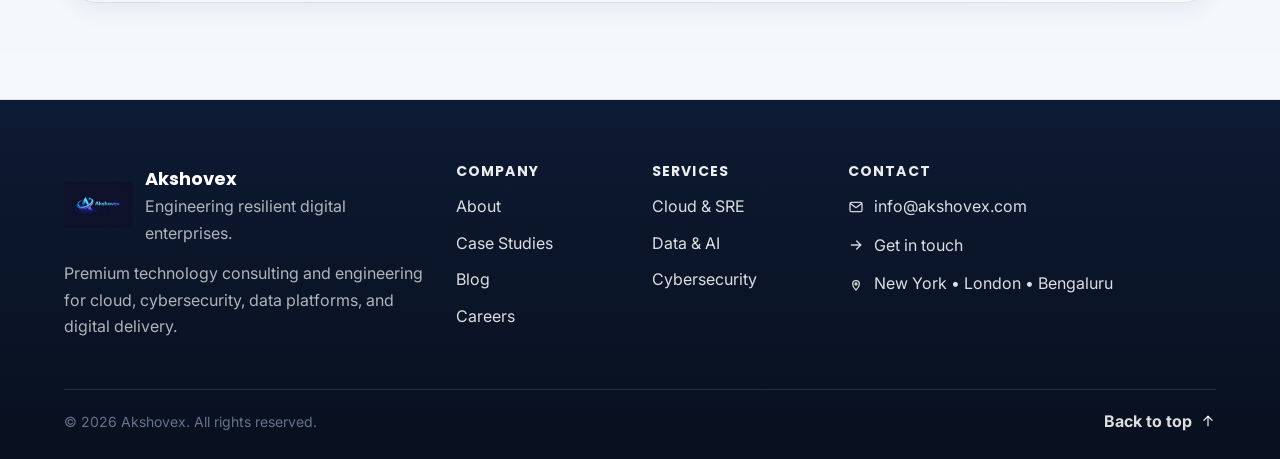
<file: careers.html>
<!doctype html>
<html lang="en" class="no-js" data-page="careers">
<head>
  <meta charset="utf-8" />
  <meta name="viewport" content="width=device-width, initial-scale=1" />

  <title>Careers at Akshovex — Build resilient digital enterprises</title>
  <meta
    name="description"
    content="Explore careers at Akshovex and join a team delivering premium enterprise technology solutions across cloud, cybersecurity, data, and digital engineering."
  />
  <meta name="theme-color" content="#2F6BFF" />
  <meta name="robots" content="index, follow" />

  <meta property="og:title" content="Careers at Akshovex" />
  <meta
    property="og:description"
    content="Join Akshovex and work on modern enterprise technology, digital engineering, cloud, data, and cybersecurity."
  />
  <meta property="og:type" content="website" />

  <link rel="preconnect" href="https://fonts.googleapis.com" />
  <link rel="preconnect" href="https://fonts.gstatic.com" crossorigin />
  <link
    href="https://fonts.googleapis.com/css2?family=Inter:wght@400;500;600;700&family=Poppins:wght@600;700;800&display=swap"
    rel="stylesheet"
  />

  <link
    href="https://cdn.jsdelivr.net/npm/bootstrap@5.3.3/dist/css/bootstrap.min.css"
    rel="stylesheet"
    integrity="sha384-QWTKZyjpPEjISv5WaRU9OFeRpok6YctnYmDr5pNlyT2bRjXh0JMhjY6hW+ALEwIH"
    crossorigin="anonymous"
  />

  <link rel="stylesheet" href="main.css" />
</head>

<body>
  <!-- SVG ICONS -->
  <svg xmlns="http://www.w3.org/2000/svg" style="position:absolute;width:0;height:0;overflow:hidden">
    <symbol id="icon-arrow" viewBox="0 0 24 24">
      <path d="M5 12h14" fill="none" stroke="currentColor" stroke-width="2" stroke-linecap="round" stroke-linejoin="round"/>
      <path d="M13 6l6 6-6 6" fill="none" stroke="currentColor" stroke-width="2" stroke-linecap="round" stroke-linejoin="round"/>
    </symbol>

    <symbol id="icon-arrow-up" viewBox="0 0 24 24">
      <path d="M12 19V5" fill="none" stroke="currentColor" stroke-width="2" stroke-linecap="round" stroke-linejoin="round"/>
      <path d="M6 11l6-6 6 6" fill="none" stroke="currentColor" stroke-width="2" stroke-linecap="round" stroke-linejoin="round"/>
    </symbol>

    <symbol id="icon-moon" viewBox="0 0 24 24">
      <path d="M19 14.5A7.5 7.5 0 0 1 9.5 5a8 8 0 1 0 9.5 9.5z" fill="none" stroke="currentColor" stroke-width="2" stroke-linecap="round" stroke-linejoin="round"/>
    </symbol>

    <symbol id="icon-sun" viewBox="0 0 24 24">
      <circle cx="12" cy="12" r="4" fill="none" stroke="currentColor" stroke-width="2" stroke-linecap="round" stroke-linejoin="round"/>
      <path d="M12 2v2.5" fill="none" stroke="currentColor" stroke-width="2" stroke-linecap="round" stroke-linejoin="round"/>
      <path d="M12 19.5V22" fill="none" stroke="currentColor" stroke-width="2" stroke-linecap="round" stroke-linejoin="round"/>
      <path d="M2 12h2.5" fill="none" stroke="currentColor" stroke-width="2" stroke-linecap="round" stroke-linejoin="round"/>
      <path d="M19.5 12H22" fill="none" stroke="currentColor" stroke-width="2" stroke-linecap="round" stroke-linejoin="round"/>
    </symbol>

    <symbol id="icon-mail" viewBox="0 0 24 24">
      <rect x="3" y="5" width="18" height="14" rx="2" fill="none" stroke="currentColor" stroke-width="2" stroke-linecap="round" stroke-linejoin="round"/>
      <path d="M4 7l8 6 8-6" fill="none" stroke="currentColor" stroke-width="2" stroke-linecap="round" stroke-linejoin="round"/>
    </symbol>

    <symbol id="icon-location" viewBox="0 0 24 24">
      <path d="M12 21s-5-4.5-5-9a5 5 0 1 1 10 0c0 4.5-5 9-5 9z" fill="none" stroke="currentColor" stroke-width="2" stroke-linecap="round" stroke-linejoin="round"/>
      <circle cx="12" cy="12" r="1.5" fill="none" stroke="currentColor" stroke-width="2" stroke-linecap="round" stroke-linejoin="round"/>
    </symbol>

    <symbol id="icon-clock" viewBox="0 0 24 24">
      <circle cx="12" cy="12" r="9" fill="none" stroke="currentColor" stroke-width="2" stroke-linecap="round" stroke-linejoin="round"/>
      <path d="M12 7v5l3 2" fill="none" stroke="currentColor" stroke-width="2" stroke-linecap="round" stroke-linejoin="round"/>
    </symbol>

    <symbol id="icon-users" viewBox="0 0 24 24">
      <circle cx="9" cy="9" r="3" fill="none" stroke="currentColor" stroke-width="2" stroke-linecap="round" stroke-linejoin="round"/>
      <circle cx="17" cy="10" r="2.5" fill="none" stroke="currentColor" stroke-width="2" stroke-linecap="round" stroke-linejoin="round"/>
      <path d="M4 18a5 5 0 0 1 10 0" fill="none" stroke="currentColor" stroke-width="2" stroke-linecap="round" stroke-linejoin="round"/>
      <path d="M14.5 18a4 4 0 0 1 5.5 0" fill="none" stroke="currentColor" stroke-width="2" stroke-linecap="round" stroke-linejoin="round"/>
    </symbol>

    <symbol id="icon-rocket" viewBox="0 0 24 24">
      <path d="M14 4c3 0 6 3 6 6-4 .9-7.1 4-8 8-3 0-4-1-4-4 .9-4 4-7.1 8-8z" fill="none" stroke="currentColor" stroke-width="2" stroke-linecap="round" stroke-linejoin="round"/>
      <path d="M10 14l-4 4" fill="none" stroke="currentColor" stroke-width="2" stroke-linecap="round" stroke-linejoin="round"/>
      <path d="M8 16l-2 4 4-2" fill="none" stroke="currentColor" stroke-width="2" stroke-linecap="round" stroke-linejoin="round"/>
      <circle cx="15" cy="9" r="1" fill="none" stroke="currentColor" stroke-width="2" stroke-linecap="round" stroke-linejoin="round"/>
    </symbol>

    <symbol id="icon-code" viewBox="0 0 24 24">
      <path d="M9 8l-4 4 4 4" fill="none" stroke="currentColor" stroke-width="2" stroke-linecap="round" stroke-linejoin="round"/>
      <path d="M15 8l4 4-4 4" fill="none" stroke="currentColor" stroke-width="2" stroke-linecap="round" stroke-linejoin="round"/>
      <path d="M13 5l-2 14" fill="none" stroke="currentColor" stroke-width="2" stroke-linecap="round" stroke-linejoin="round"/>
    </symbol>

    <symbol id="icon-cloud" viewBox="0 0 24 24">
      <path d="M7 18h10a4 4 0 0 0 .4-8A6 6 0 0 0 6.2 9.6 3.5 3.5 0 0 0 7 18z" fill="none" stroke="currentColor" stroke-width="2" stroke-linecap="round" stroke-linejoin="round"/>
    </symbol>

    <symbol id="icon-shield" viewBox="0 0 24 24">
      <path d="M12 3l7 3v5c0 5-3.5 8-7 10-3.5-2-7-5-7-10V6l7-3z" fill="none" stroke="currentColor" stroke-width="2" stroke-linecap="round" stroke-linejoin="round"/>
    </symbol>

    <symbol id="icon-analytics" viewBox="0 0 24 24">
      <path d="M4 19h16" fill="none" stroke="currentColor" stroke-width="2" stroke-linecap="round" stroke-linejoin="round"/>
      <path d="M7 16v-4" fill="none" stroke="currentColor" stroke-width="2" stroke-linecap="round" stroke-linejoin="round"/>
      <path d="M12 16V8" fill="none" stroke="currentColor" stroke-width="2" stroke-linecap="round" stroke-linejoin="round"/>
      <path d="M17 16v-6" fill="none" stroke="currentColor" stroke-width="2" stroke-linecap="round" stroke-linejoin="round"/>
    </symbol>
  </svg>

  <a class="skip-link" href="#main">Skip to content</a>

  <div class="site-loader" id="siteLoader" aria-hidden="true">
    <div class="site-loader__inner" role="status" aria-label="Loading">
      <div class="site-loader__spinner"></div>
      <div class="site-loader__brand">Akshovex</div>
    </div>
  </div>

  <button class="back-to-top" id="backToTop" type="button" aria-label="Back to top">
    <svg class="icon" aria-hidden="true">
      <use href="#icon-arrow-up"></use>
    </svg>
  </button>

  <header class="site-header" id="top">
    <div class="container">
      <div class="site-header__inner">
        <a class="brand" href="index.html" aria-label="Akshovex home">
          <span class="brand__mark">
            <img src="logo-icon.png" alt="Akshovex logo">
          </span>

          <span class="brand__text">
            <span class="brand__name">Akshovex</span>
            <span class="brand__tag">Enterprise Technology</span>
          </span>
        </a>

        <nav class="site-nav" aria-label="Primary navigation">
          <button
            class="site-nav__toggle"
            id="navToggle"
            type="button"
            aria-label="Open menu"
            aria-controls="navMenu"
            aria-expanded="false"
          >
            <span class="site-nav__toggle-line"></span>
          </button>

          <div class="site-nav__menu" id="navMenu">
            <a class="site-nav__link" href="index.html">Home</a>
            <a class="site-nav__link" href="about.html">About</a>
            <a class="site-nav__link" href="services.html">Services</a>
            <a class="site-nav__link" href="industries.html">Industries</a>
            <a class="site-nav__link" href="case-studies.html">Case Studies</a>
            <a class="site-nav__link" href="blog.html">Blog</a>
            <a class="site-nav__link is-active" href="careers.html">Careers</a>
            <a class="site-nav__link" href="contact.html">Contact</a>

            <div class="site-nav__actions">
              <button
                class="btn btn--ghost btn--theme"
                id="themeToggle"
                type="button"
                aria-label="Toggle theme"
                title="Toggle theme"
              >
                <span class="btn__icon btn__icon--theme" aria-hidden="true">
                  <svg class="icon icon--theme" id="themeIcon" viewBox="0 0 24 24">
                    <use href="#icon-moon"></use>
                  </svg>
                </span>
                <span class="btn__label">Theme</span>
              </button>

              <a class="btn btn--primary" href="contact.html">
                <span class="btn__label">Talk to an expert</span>
                <span class="btn__icon" aria-hidden="true">
                  <svg class="icon">
                    <use href="#icon-arrow"></use>
                  </svg>
                </span>
              </a>
            </div>
          </div>
        </nav>
      </div>
    </div>
  </header>

  <main id="main">
    <!-- PAGE HERO -->
    <section class="page-hero">
      <div class="container">
        <div class="page-hero__content">
          <p class="eyebrow reveal">Careers at Akshovex</p>
          <h1 class="page-hero__title reveal">Build the future with Akshovex.</h1>
          <p class="page-hero__text reveal">
            Join Akshovex to work on resilient digital platforms, enterprise transformation,
            cloud engineering, cybersecurity, and modern technology delivery.
          </p>

          <div class="page-hero__actions reveal">
            <a class="btn btn--primary" href="#open-roles">
              <span class="btn__label">View Open Roles</span>
              <span class="btn__icon" aria-hidden="true">
                <svg class="icon"><use href="#icon-arrow"></use></svg>
              </span>
            </a>

            <a class="btn btn--soft" href="#apply-now">
              <span class="btn__label">Apply Now</span>
              <span class="btn__icon" aria-hidden="true">
                <svg class="icon"><use href="#icon-mail"></use></svg>
              </span>
            </a>
          </div>
        </div>
      </div>
    </section>

    <!-- WHY JOIN -->
    <section class="section">
      <div class="container">
        <div class="section-heading page-intro">
          <p class="section-heading__kicker reveal">Why join us</p>
          <h2 class="section-heading__title reveal">A calm, ambitious place to do meaningful work.</h2>
          <p class="section-heading__text reveal">
            We combine enterprise discipline with modern engineering thinking. At Akshovex,
            you can grow your skills, contribute to real business outcomes, and work with teams
            that care about quality, trust, and long-term impact.
          </p>
        </div>

        <div class="row g-4">
          <div class="col-md-6 col-xl-3">
            <article class="feature-card reveal">
              <div class="feature-card__icon">
                <svg class="icon" aria-hidden="true"><use href="#icon-rocket"></use></svg>
              </div>
              <h3 class="feature-card__title">High-impact work</h3>
              <p class="feature-card__text">
                Work on enterprise-scale challenges across cloud, security, data, and digital platforms.
              </p>
            </article>
          </div>

          <div class="col-md-6 col-xl-3">
            <article class="feature-card reveal">
              <div class="feature-card__icon">
                <svg class="icon" aria-hidden="true"><use href="#icon-users"></use></svg>
              </div>
              <h3 class="feature-card__title">Collaborative culture</h3>
              <p class="feature-card__text">
                Join a team that values communication, ownership, professionalism, and shared success.
              </p>
            </article>
          </div>

          <div class="col-md-6 col-xl-3">
            <article class="feature-card reveal">
              <div class="feature-card__icon">
                <svg class="icon" aria-hidden="true"><use href="#icon-analytics"></use></svg>
              </div>
              <h3 class="feature-card__title">Growth opportunities</h3>
              <p class="feature-card__text">
                Build your expertise through real delivery experience, mentorship, and continuous learning.
              </p>
            </article>
          </div>

          <div class="col-md-6 col-xl-3">
            <article class="feature-card reveal">
              <div class="feature-card__icon">
                <svg class="icon" aria-hidden="true"><use href="#icon-shield"></use></svg>
              </div>
              <h3 class="feature-card__title">Professional environment</h3>
              <p class="feature-card__text">
                Contribute to thoughtful delivery with strong standards, trust, and enterprise-level quality.
              </p>
            </article>
          </div>
        </div>
      </div>
    </section>

    <!-- OPEN ROLES -->
    <section class="section section--alt" id="open-roles">
      <div class="container">
        <div class="section-heading page-intro">
          <p class="section-heading__kicker reveal">Open roles</p>
          <h2 class="section-heading__title reveal">Explore current opportunities.</h2>
          <p class="section-heading__text reveal">
            We’re building a team focused on precision, reliability, and modern engineering excellence. Explore opportunities to work on mission-critical systems with global impact.

          </p>
        </div>

        <div class="jobs-list">
          <article class="job-card reveal">
            <div class="job-card__top">
              <div>
                <h3 class="job-card__title">Frontend Developer</h3>
                <div class="job-card__meta">
                  <span class="job-tag">Engineering</span>
                  <span class="job-tag">Remote</span>
                  <span class="job-tag">Full Time</span>
                </div>
              </div>
            </div>
            <p class="job-card__text">
              Build responsive, polished, and accessible web interfaces using HTML, CSS, Bootstrap,
              and JavaScript with strong attention to design quality and user experience.
            </p>
            <div class="job-card__actions">
              <a class="btn btn--primary" href="#apply-now">Apply for this role</a>
              <a class="btn btn--ghost" href="mailto:info@akshovex.com?subject=Application%20for%20Frontend%20Developer">Email HR</a>
            </div>
          </article>

          <article class="job-card reveal">
            <div class="job-card__top">
              <div>
                <h3 class="job-card__title">Cloud Engineer</h3>
                <div class="job-card__meta">
                  <span class="job-tag">Cloud</span>
                  <span class="job-tag">Hybrid</span>
                  <span class="job-tag">Full Time</span>
                </div>
              </div>
            </div>
            <p class="job-card__text">
              Support enterprise cloud modernization, platform reliability, observability, governance,
              and scalable infrastructure delivery for modern digital businesses.
            </p>
            <div class="job-card__actions">
              <a class="btn btn--primary" href="#apply-now">Apply for this role</a>
              <a class="btn btn--ghost" href="mailto:info@akshovex.com?subject=Application%20for%20Cloud%20Engineer">Email HR</a>
            </div>
          </article>

          <article class="job-card reveal">
            <div class="job-card__top">
              <div>
                <h3 class="job-card__title">UI/UX Designer</h3>
                <div class="job-card__meta">
                  <span class="job-tag">Design</span>
                  <span class="job-tag">Remote</span>
                  <span class="job-tag">Contract</span>
                </div>
              </div>
            </div>
            <p class="job-card__text">
              Design elegant digital experiences, enterprise dashboards, and product interfaces
              that balance usability, consistency, and strong visual communication.
            </p>
            <div class="job-card__actions">
              <a class="btn btn--primary" href="#apply-now">Apply for this role</a>
              <a class="btn btn--ghost" href="mailto:info@akshovex.com?subject=Application%20for%20UI%20UX%20Designer">Email HR</a>
            </div>
          </article>

          <article class="job-card reveal">
            <div class="job-card__top">
              <div>
                <h3 class="job-card__title">QA Engineer</h3>
                <div class="job-card__meta">
                  <span class="job-tag">Quality Engineering</span>
                  <span class="job-tag">Remote</span>
                  <span class="job-tag">Full Time</span>
                </div>
              </div>
            </div>
            <p class="job-card__text">
              Improve release confidence through thoughtful testing, quality processes,
              automation support, and a disciplined approach to enterprise delivery.
            </p>
            <div class="job-card__actions">
              <a class="btn btn--primary" href="#apply-now">Apply for this role</a>
              <a class="btn btn--ghost" href="mailto:info@akshovex.com?subject=Application%20for%20QA%20Engineer">Email HR</a>
            </div>
          </article>

          <article class="job-card reveal">
            <div class="job-card__top">
              <div>
                <h3 class="job-card__title">Business Analyst</h3>
                <div class="job-card__meta">
                  <span class="job-tag">Consulting</span>
                  <span class="job-tag">Hybrid</span>
                  <span class="job-tag">Full Time</span>
                </div>
              </div>
            </div>
            <p class="job-card__text">
              Bridge business needs and delivery execution by gathering requirements,
              structuring process improvements, and supporting enterprise transformation programs.
            </p>
            <div class="job-card__actions">
              <a class="btn btn--primary" href="#apply-now">Apply for this role</a>
              <a class="btn btn--ghost" href="mailto:info@akshovex.com?subject=Application%20for%20Business%20Analyst">Email HR</a>
            </div>
          </article>

          <article class="job-card reveal">
            <div class="job-card__top">
              <div>
                <h3 class="job-card__title">Project Coordinator</h3>
                <div class="job-card__meta">
                  <span class="job-tag">Operations</span>
                  <span class="job-tag">On-site / Hybrid</span>
                  <span class="job-tag">Full Time</span>
                </div>
              </div>
            </div>
            <p class="job-card__text">
              Support delivery planning, coordination, reporting, stakeholder communication,
              and day-to-day project execution across enterprise initiatives.
            </p>
            <div class="job-card__actions">
              <a class="btn btn--primary" href="#apply-now">Apply for this role</a>
              <a class="btn btn--ghost" href="mailto:info@akshovex.com?subject=Application%20for%20Project%20Coordinator">Email HR</a>
            </div>
          </article>
        </div>
      </div>
    </section>

    <!-- BENEFITS -->
    <section class="section">
      <div class="container">
        <div class="section-heading page-intro">
          <p class="section-heading__kicker reveal">Benefits</p>
          <h2 class="section-heading__title reveal">What you can expect.</h2>
        </div>

        <div class="row g-4">
          <div class="col-md-6 col-xl-4">
            <article class="benefit-card reveal">
              <h3 class="benefit-card__title">Flexible work culture</h3>
              <p class="benefit-card__text">A balanced environment that supports focus, delivery, and team collaboration.</p>
            </article>
          </div>

          <div class="col-md-6 col-xl-4">
            <article class="benefit-card reveal">
              <h3 class="benefit-card__title">Learning support</h3>
              <p class="benefit-card__text">Grow through practical project exposure, self-learning, and continuous improvement.</p>
            </article>
          </div>

          <div class="col-md-6 col-xl-4">
            <article class="benefit-card reveal">
              <h3 class="benefit-card__title">Career growth</h3>
              <p class="benefit-card__text">Take on meaningful responsibilities and build your professional path with confidence.</p>
            </article>
          </div>

          <div class="col-md-6 col-xl-4">
            <article class="benefit-card reveal">
              <h3 class="benefit-card__title">Enterprise-scale projects</h3>
              <p class="benefit-card__text">Work on serious business challenges with real impact across industries and platforms.</p>
            </article>
          </div>

          <div class="col-md-6 col-xl-4">
            <article class="benefit-card reveal">
              <h3 class="benefit-card__title">Collaborative team culture</h3>
              <p class="benefit-card__text">Join people who value professionalism, clarity, ownership, and supportive teamwork.</p>
            </article>
          </div>

          <div class="col-md-6 col-xl-4">
            <article class="benefit-card reveal">
              <h3 class="benefit-card__title">Modern tools and workflows</h3>
              <p class="benefit-card__text">Contribute in a clean, modern delivery environment built for quality and scalability.</p>
            </article>
          </div>
        </div>
      </div>
    </section>

    <!-- HIRING PROCESS -->
    <section class="section section--alt">
      <div class="container">
        <div class="section-heading page-intro">
          <p class="section-heading__kicker reveal">Hiring process</p>
          <h2 class="section-heading__title reveal">A simple and professional journey.</h2>
        </div>

        <div class="process-grid">
          <article class="process-step reveal">
            <div class="process-step__number">01</div>
            <h3 class="process-step__title">Apply</h3>
            <p class="process-step__text">Submit your application through the form or email your details directly to our team.</p>
          </article>

          <article class="process-step reveal">
            <div class="process-step__number">02</div>
            <h3 class="process-step__title">Review</h3>
            <p class="process-step__text">We review your background, experience, and fit for the role and project environment.</p>
          </article>

          <article class="process-step reveal">
            <div class="process-step__number">03</div>
            <h3 class="process-step__title">Interview</h3>
            <p class="process-step__text">Shortlisted candidates move through a focused conversation on skills and collaboration.</p>
          </article>

          <article class="process-step reveal">
            <div class="process-step__number">04</div>
            <h3 class="process-step__title">Offer</h3>
            <p class="process-step__text">Successful candidates receive the next steps, role details, and joining information.</p>
          </article>
        </div>
      </div>
    </section>

    <!-- APPLY FORM -->
    <section class="section" id="apply-now">
      <div class="container">
        <div class="section-heading page-intro">
          <p class="section-heading__kicker reveal">Apply now</p>
          <h2 class="section-heading__title reveal">Send your profile to Akshovex.</h2>
          <p class="section-heading__text reveal">
            Don’t see the exact role you want? You can still apply. We are always happy to hear from talented people.
          </p>
        </div>

        <div class="row g-4 align-items-start">
          <div class="col-lg-7">
            <form
              class="card reveal"
              id="careersForm"
              action="https://formspree.io/f/meerzjlp"
              method="POST"
              novalidate
            >
              <div class="row g-3">
                <div class="col-md-6">
                  <label class="form-label" for="careerName">Full name</label>
                  <input class="form-control" type="text" id="careerName" name="name" placeholder="Your full name" required>
                </div>

                <div class="col-md-6">
                  <label class="form-label" for="careerEmail">Email address</label>
                  <input class="form-control" type="email" id="careerEmail" name="email" placeholder="you@example.com" required>
                </div>

                <div class="col-md-6">
                  <label class="form-label" for="careerPhone">Phone number</label>
                  <input class="form-control" type="text" id="careerPhone" name="phone" placeholder="+XX XXX XXX XXXX">
                </div>

                <div class="col-md-6">
                  <label class="form-label" for="careerRole">Role applying for</label>
                  <select class="form-select" id="careerRole" name="role" required>
                    <option value="">Select a role</option>
                    <option>Frontend Developer</option>
                    <option>Cloud Engineer</option>
                    <option>UI/UX Designer</option>
                    <option>QA Engineer</option>
                    <option>Business Analyst</option>
                    <option>Project Coordinator</option>
                    <option>General Application</option>
                  </select>
                </div>

                <div class="col-12">
                  <label class="form-label" for="careerLinkedin">LinkedIn / Portfolio / Resume link</label>
                  <input class="form-control" type="url" id="careerLinkedin" name="profile" placeholder="https://linkedin.com/in/yourprofile">
                </div>

                <div class="col-12">
                  <label class="form-label" for="careerMessage">Tell us about yourself</label>
                  <textarea class="form-control" id="careerMessage" name="message" placeholder="Share your experience, strengths, and why you would like to join Akshovex." required></textarea>
                </div>

                <div class="col-12">
                  <button class="btn btn--primary" type="submit">
                    <span class="btn__label">Submit Application</span>
                    <span class="btn__icon" aria-hidden="true">
                      <svg class="icon"><use href="#icon-arrow"></use></svg>
                    </span>
                  </button>
                </div>

                <div class="col-12">
                  <div class="form-status" id="careersFormStatus" role="status" aria-live="polite"></div>
                </div>
              </div>
            </form>
          </div>

          <div class="col-lg-5">
            <div class="contact-info reveal">
              <h3 class="card__title">Careers contact</h3>
              <p class="card__text">
                For applications, profiles, or hiring questions, contact our team directly.
              </p>

              <ul class="contact-list">
                <li>
                  <svg class="icon" aria-hidden="true"><use href="#icon-mail"></use></svg>
                  <a href="mailto:info@akshovex.com">info@akshovex.com</a>
                </li>
                <li>
                  <svg class="icon" aria-hidden="true"><use href="#icon-location"></use></svg>
                  <span>Remote • Hybrid • On-site opportunities</span>
                </li>
                <li>
                  <svg class="icon" aria-hidden="true"><use href="#icon-clock"></use></svg>
                  <span>We review applications on an ongoing basis</span>
                </li>
              </ul>
            </div>
          </div>
        </div>
      </div>
    </section>

    <!-- CTA BAND -->
    <section class="section section--alt">
      <div class="container">
        <div class="cta-band reveal">
          <div class="cta-band__inner">
            <div class="cta-band__content">
              <p class="section-heading__kicker mb-2">Still interested?</p>
              <h2 class="cta-band__title">Don’t see the perfect role? Send us your profile anyway.</h2>
              <p class="cta-band__text">
                We are always interested in meeting thoughtful people who care about enterprise technology,
                strong delivery, and modern digital transformation.
              </p>
            </div>

            <div class="cta-band__actions">
              <a class="btn btn--primary" href="mailto:info@akshovex.com?subject=General%20Application%20-%20Akshovex">
                <span class="btn__label">Email your profile</span>
                <span class="btn__icon" aria-hidden="true">
                  <svg class="icon"><use href="#icon-arrow"></use></svg>
                </span>
              </a>
            </div>
          </div>
        </div>
      </div>
    </section>
  </main>

  <footer class="site-footer" aria-label="Footer">
    <div class="container">
      <div class="row gy-4">
        <div class="col-lg-4">
          <div class="footer-brand">
            <div class="footer-brand__top">
              <span class="brand__mark">
                <img src="logo-full.png" alt="Akshovex logo">
              </span>

              <div>
                <div class="footer-brand__name">Akshovex</div>
                <div class="footer-brand__tag">Engineering resilient digital enterprises.</div>
              </div>
            </div>

            <p class="footer-brand__text">
              Premium technology consulting and engineering for cloud, cybersecurity, data platforms, and digital delivery.
            </p>
          </div>
        </div>

        <div class="col-6 col-lg-2">
          <h3 class="footer-title">Company</h3>
          <ul class="footer-list">
            <li><a href="about.html">About</a></li>
            <li><a href="case-studies.html">Case Studies</a></li>
            <li><a href="blog.html">Blog</a></li>
            <li><a href="careers.html">Careers</a></li>
          </ul>
        </div>

        <div class="col-6 col-lg-2">
          <h3 class="footer-title">Services</h3>
          <ul class="footer-list">
            <li><a href="services.html">Cloud &amp; SRE</a></li>
            <li><a href="services.html">Data &amp; AI</a></li>
            <li><a href="services.html">Cybersecurity</a></li>
          </ul>
        </div>

        <div class="col-lg-4">
          <h3 class="footer-title">Contact</h3>
          <ul class="footer-list footer-contact-list">
            <li>
              <a href="mailto:info@akshovex.com">
                <svg class="icon icon--sm" aria-hidden="true"><use href="#icon-mail"></use></svg>
                <span>info@akshovex.com</span>
              </a>
            </li>

            <li>
              <a href="contact.html">
                <svg class="icon icon--sm" aria-hidden="true"><use href="#icon-arrow"></use></svg>
                <span>Get in touch</span>
              </a>
            </li>

            <li>
              <span class="footer-contact-item">
                <svg class="icon icon--sm" aria-hidden="true"><use href="#icon-location"></use></svg>
                <span>New York • London • Bengaluru</span>
              </span>
            </li>
          </ul>
        </div>
      </div>

      <div class="site-footer__bottom">
        <small>© <span id="year"></span> Akshovex. All rights reserved.</small>
        <a class="text-link" href="#top">
          Back to top
          <svg class="icon icon--sm" aria-hidden="true"><use href="#icon-arrow-up"></use></svg>
        </a>
      </div>
    </div>
  </footer>

  <script src="main.js" defer></script>
</body>
</html>
</file>
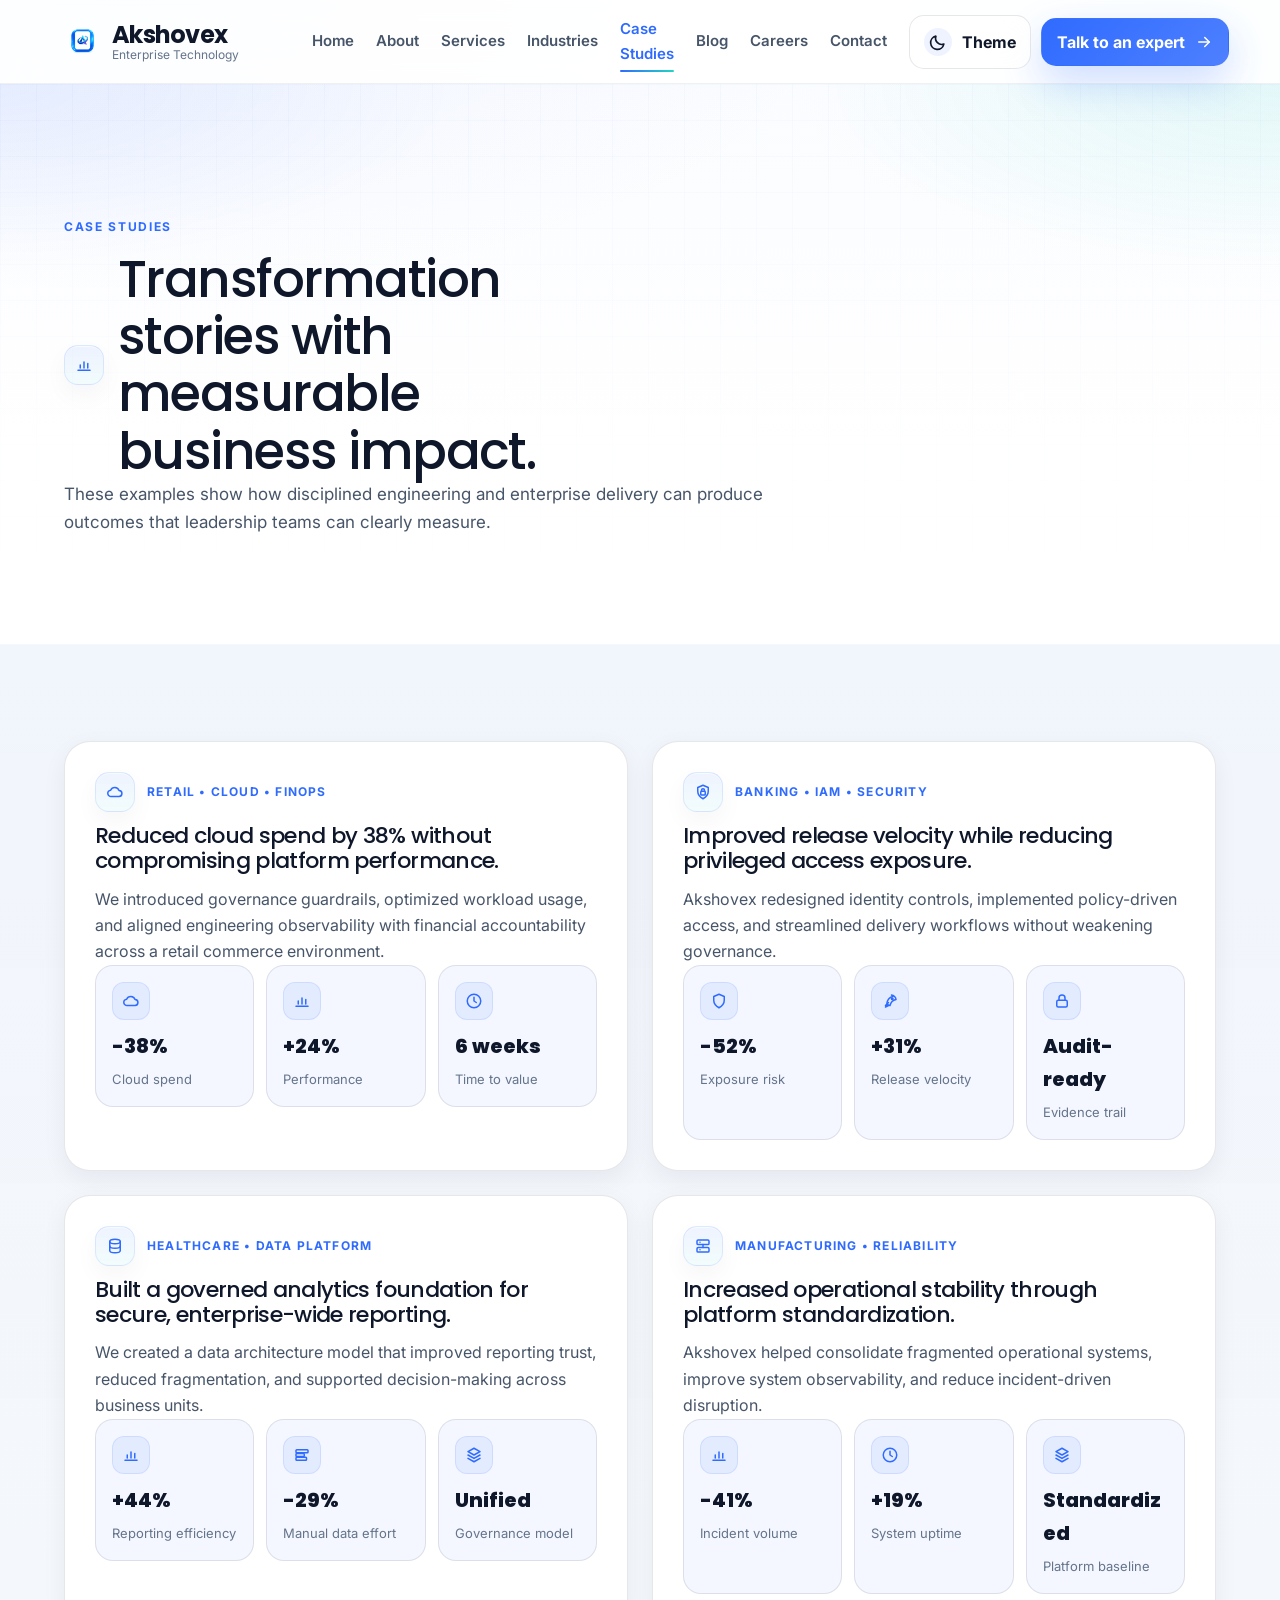
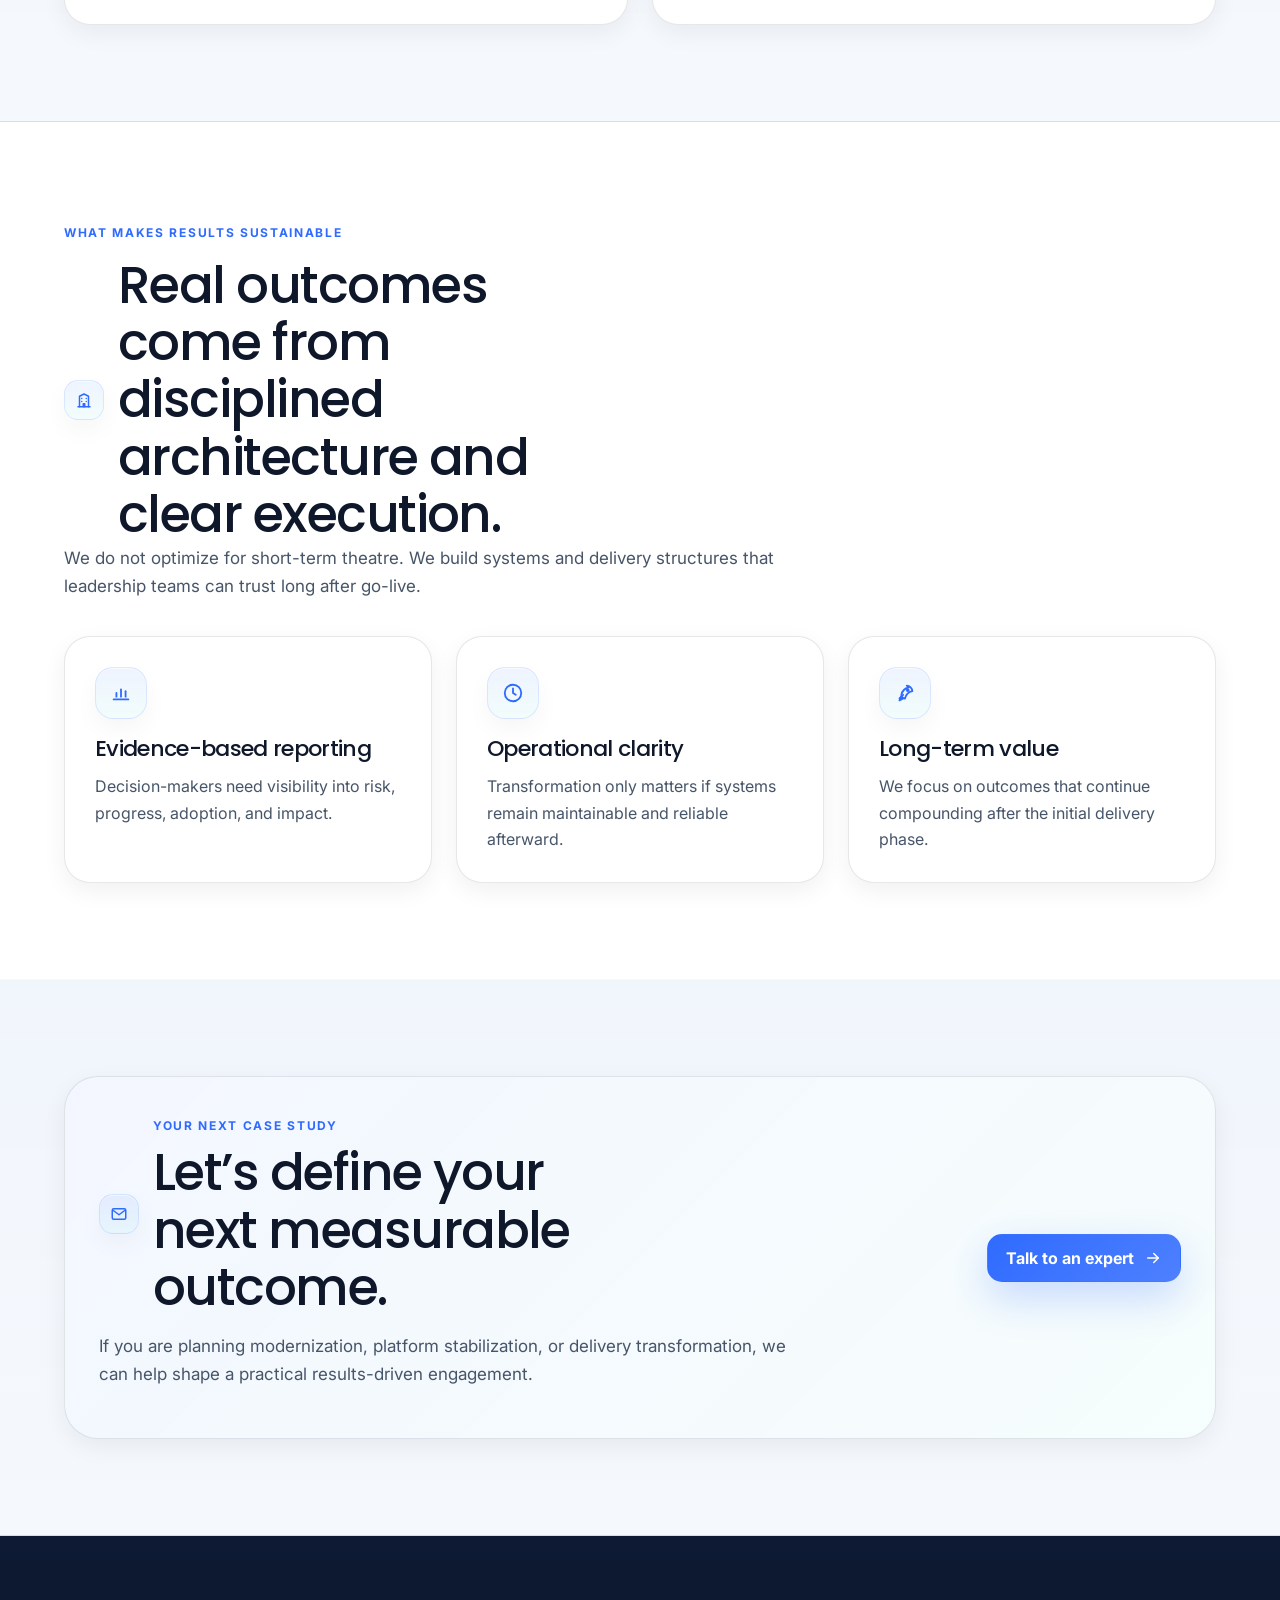
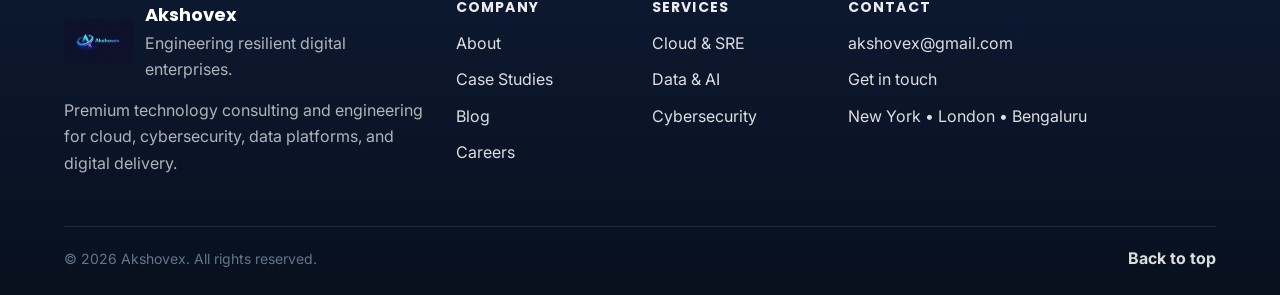
<file: case-studies.html>
<!doctype html>
<html lang="en" class="no-js" data-page="case-studies">
<head>
  <!-- Basic Page Setup -->
  <meta charset="utf-8" />
  <meta name="viewport" content="width=device-width, initial-scale=1" />

  <!-- SEO -->
  <title>Case Studies — Akshovex</title>
  <meta
    name="description"
    content="Explore Akshovex case studies across cloud modernization, cybersecurity, data platforms, and enterprise transformation."
  />
  <meta name="theme-color" content="#2F6BFF" />
  <meta name="robots" content="index, follow" />
  <link rel="canonical" href="https://www.akshovex.com/case-studies.html" />

  <!-- Open Graph -->
  <meta property="og:title" content="Case Studies — Akshovex" />
  <meta
    property="og:description"
    content="Transformation stories with measurable business outcomes across enterprise technology."
  />
  <meta property="og:type" content="website" />
  <meta property="og:url" content="https://www.akshovex.com/case-studies.html" />

  <!-- Favicon -->
  <link rel="icon" href="favicon.ico" sizes="any" />

  <!-- Fonts -->
  <link rel="preconnect" href="https://fonts.googleapis.com" />
  <link rel="preconnect" href="https://fonts.gstatic.com" crossorigin />
  <link
    href="https://fonts.googleapis.com/css2?family=Inter:wght@400;500;600;700&family=Poppins:wght@600;700;800&display=swap"
    rel="stylesheet"
  />

  <!-- Bootstrap 5 -->
  <link
    href="https://cdn.jsdelivr.net/npm/bootstrap@5.3.3/dist/css/bootstrap.min.css"
    rel="stylesheet"
    integrity="sha384-QWTKZyjpPEjISv5WaRU9OFeRpok6YctnYmDr5pNlyT2bRjXh0JMhjY6hW+ALEwIH"
    crossorigin="anonymous"
  />

  <!-- Main CSS -->
  <link rel="stylesheet" href="main.css" />
</head>

<body>
  <svg xmlns="http://www.w3.org/2000/svg" style="position:absolute;width:0;height:0;overflow:hidden">
    <symbol id="icon-arrow" viewBox="0 0 24 24">
      <path d="M5 12h14" fill="none" stroke="currentColor" stroke-width="2" stroke-linecap="round" stroke-linejoin="round"/>
      <path d="M13 6l6 6-6 6" fill="none" stroke="currentColor" stroke-width="2" stroke-linecap="round" stroke-linejoin="round"/>
    </symbol>

    <symbol id="icon-arrow-up" viewBox="0 0 24 24">
      <path d="M12 19V5" fill="none" stroke="currentColor" stroke-width="2" stroke-linecap="round" stroke-linejoin="round"/>
      <path d="M6 11l6-6 6 6" fill="none" stroke="currentColor" stroke-width="2" stroke-linecap="round" stroke-linejoin="round"/>
    </symbol>

    <symbol id="icon-play" viewBox="0 0 24 24">
      <path d="M8 6.5l9 5.5-9 5.5z" fill="none" stroke="currentColor" stroke-width="2" stroke-linecap="round" stroke-linejoin="round"/>
    </symbol>

    <symbol id="icon-moon" viewBox="0 0 24 24">
      <path d="M19 14.5A7.5 7.5 0 0 1 9.5 5a8 8 0 1 0 9.5 9.5z" fill="none" stroke="currentColor" stroke-width="2" stroke-linecap="round" stroke-linejoin="round"/>
    </symbol>

    <symbol id="icon-sun" viewBox="0 0 24 24">
      <circle cx="12" cy="12" r="4" fill="none" stroke="currentColor" stroke-width="2" stroke-linecap="round" stroke-linejoin="round"/>
      <path d="M12 2v2.5" fill="none" stroke="currentColor" stroke-width="2" stroke-linecap="round" stroke-linejoin="round"/>
      <path d="M12 19.5V22" fill="none" stroke="currentColor" stroke-width="2" stroke-linecap="round" stroke-linejoin="round"/>
      <path d="M2 12h2.5" fill="none" stroke="currentColor" stroke-width="2" stroke-linecap="round" stroke-linejoin="round"/>
      <path d="M19.5 12H22" fill="none" stroke="currentColor" stroke-width="2" stroke-linecap="round" stroke-linejoin="round"/>
      <path d="M4.9 4.9l1.8 1.8" fill="none" stroke="currentColor" stroke-width="2" stroke-linecap="round" stroke-linejoin="round"/>
      <path d="M17.3 17.3l1.8 1.8" fill="none" stroke="currentColor" stroke-width="2" stroke-linecap="round" stroke-linejoin="round"/>
      <path d="M4.9 19.1l1.8-1.8" fill="none" stroke="currentColor" stroke-width="2" stroke-linecap="round" stroke-linejoin="round"/>
      <path d="M17.3 6.7l1.8-1.8" fill="none" stroke="currentColor" stroke-width="2" stroke-linecap="round" stroke-linejoin="round"/>
    </symbol>

    <symbol id="icon-chevron-left" viewBox="0 0 24 24">
      <path d="M15 18l-6-6 6-6" fill="none" stroke="currentColor" stroke-width="2" stroke-linecap="round" stroke-linejoin="round"/>
    </symbol>

    <symbol id="icon-chevron-right" viewBox="0 0 24 24">
      <path d="M9 18l6-6-6-6" fill="none" stroke="currentColor" stroke-width="2" stroke-linecap="round" stroke-linejoin="round"/>
    </symbol>

    <symbol id="icon-cloud" viewBox="0 0 24 24">
      <path d="M7 18h10a4 4 0 0 0 .4-8A6 6 0 0 0 6.2 9.6 3.5 3.5 0 0 0 7 18z" fill="none" stroke="currentColor" stroke-width="2" stroke-linecap="round" stroke-linejoin="round"/>
    </symbol>

    <symbol id="icon-data" viewBox="0 0 24 24">
      <rect x="4" y="5" width="16" height="4" rx="1" fill="none" stroke="currentColor" stroke-width="2" stroke-linecap="round" stroke-linejoin="round"/>
      <rect x="4" y="10" width="11" height="4" rx="1" fill="none" stroke="currentColor" stroke-width="2" stroke-linecap="round" stroke-linejoin="round"/>
      <rect x="4" y="15" width="14" height="4" rx="1" fill="none" stroke="currentColor" stroke-width="2" stroke-linecap="round" stroke-linejoin="round"/>
    </symbol>

    <symbol id="icon-database" viewBox="0 0 24 24">
      <ellipse cx="12" cy="6" rx="7" ry="3" fill="none" stroke="currentColor" stroke-width="2" stroke-linecap="round" stroke-linejoin="round"/>
      <path d="M5 6v6c0 1.7 3.1 3 7 3s7-1.3 7-3V6" fill="none" stroke="currentColor" stroke-width="2" stroke-linecap="round" stroke-linejoin="round"/>
      <path d="M5 12v6c0 1.7 3.1 3 7 3s7-1.3 7-3v-6" fill="none" stroke="currentColor" stroke-width="2" stroke-linecap="round" stroke-linejoin="round"/>
    </symbol>

    <symbol id="icon-lock" viewBox="0 0 24 24">
      <rect x="5" y="11" width="14" height="9" rx="2" fill="none" stroke="currentColor" stroke-width="2" stroke-linecap="round" stroke-linejoin="round"/>
      <path d="M8 11V8a4 4 0 0 1 8 0v3" fill="none" stroke="currentColor" stroke-width="2" stroke-linecap="round" stroke-linejoin="round"/>
    </symbol>

    <symbol id="icon-code" viewBox="0 0 24 24">
      <path d="M9 8l-4 4 4 4" fill="none" stroke="currentColor" stroke-width="2" stroke-linecap="round" stroke-linejoin="round"/>
      <path d="M15 8l4 4-4 4" fill="none" stroke="currentColor" stroke-width="2" stroke-linecap="round" stroke-linejoin="round"/>
      <path d="M13 5l-2 14" fill="none" stroke="currentColor" stroke-width="2" stroke-linecap="round" stroke-linejoin="round"/>
    </symbol>

    <symbol id="icon-shield" viewBox="0 0 24 24">
      <path d="M12 3l7 3v5c0 5-3.5 8-7 10-3.5-2-7-5-7-10V6l7-3z" fill="none" stroke="currentColor" stroke-width="2" stroke-linecap="round" stroke-linejoin="round"/>
    </symbol>

    <symbol id="icon-rocket" viewBox="0 0 24 24">
      <path d="M14 4c3 0 6 3 6 6-4 .9-7.1 4-8 8-3 0-4-1-4-4 .9-4 4-7.1 8-8z" fill="none" stroke="currentColor" stroke-width="2" stroke-linecap="round" stroke-linejoin="round"/>
      <path d="M10 14l-4 4" fill="none" stroke="currentColor" stroke-width="2" stroke-linecap="round" stroke-linejoin="round"/>
      <path d="M8 16l-2 4 4-2" fill="none" stroke="currentColor" stroke-width="2" stroke-linecap="round" stroke-linejoin="round"/>
      <circle cx="15" cy="9" r="1" fill="none" stroke="currentColor" stroke-width="2" stroke-linecap="round" stroke-linejoin="round"/>
    </symbol>

    <symbol id="icon-mail" viewBox="0 0 24 24">
      <rect x="3" y="5" width="18" height="14" rx="2" fill="none" stroke="currentColor" stroke-width="2" stroke-linecap="round" stroke-linejoin="round"/>
      <path d="M4 7l8 6 8-6" fill="none" stroke="currentColor" stroke-width="2" stroke-linecap="round" stroke-linejoin="round"/>
    </symbol>

    <symbol id="icon-location" viewBox="0 0 24 24">
      <path d="M12 21s-5-4.5-5-9a5 5 0 1 1 10 0c0 4.5-5 9-5 9z" fill="none" stroke="currentColor" stroke-width="2" stroke-linecap="round" stroke-linejoin="round"/>
      <circle cx="12" cy="12" r="1.5" fill="none" stroke="currentColor" stroke-width="2" stroke-linecap="round" stroke-linejoin="round"/>
    </symbol>

    <symbol id="icon-clock" viewBox="0 0 24 24">
      <circle cx="12" cy="12" r="9" fill="none" stroke="currentColor" stroke-width="2" stroke-linecap="round" stroke-linejoin="round"/>
      <path d="M12 7v5l3 2" fill="none" stroke="currentColor" stroke-width="2" stroke-linecap="round" stroke-linejoin="round"/>
    </symbol>

    <symbol id="icon-users" viewBox="0 0 24 24">
      <circle cx="9" cy="9" r="3" fill="none" stroke="currentColor" stroke-width="2" stroke-linecap="round" stroke-linejoin="round"/>
      <circle cx="17" cy="10" r="2.5" fill="none" stroke="currentColor" stroke-width="2" stroke-linecap="round" stroke-linejoin="round"/>
      <path d="M4 18a5 5 0 0 1 10 0" fill="none" stroke="currentColor" stroke-width="2" stroke-linecap="round" stroke-linejoin="round"/>
      <path d="M14.5 18a4 4 0 0 1 5.5 0" fill="none" stroke="currentColor" stroke-width="2" stroke-linecap="round" stroke-linejoin="round"/>
    </symbol>

    <symbol id="icon-analytics" viewBox="0 0 24 24">
      <path d="M4 19h16" fill="none" stroke="currentColor" stroke-width="2" stroke-linecap="round" stroke-linejoin="round"/>
      <path d="M7 16v-4" fill="none" stroke="currentColor" stroke-width="2" stroke-linecap="round" stroke-linejoin="round"/>
      <path d="M12 16V8" fill="none" stroke="currentColor" stroke-width="2" stroke-linecap="round" stroke-linejoin="round"/>
      <path d="M17 16v-6" fill="none" stroke="currentColor" stroke-width="2" stroke-linecap="round" stroke-linejoin="round"/>
    </symbol>

    <symbol id="icon-server" viewBox="0 0 24 24">
      <rect x="4" y="4" width="16" height="6" rx="1.5" fill="none" stroke="currentColor" stroke-width="2" stroke-linecap="round" stroke-linejoin="round"/>
      <rect x="4" y="14" width="16" height="6" rx="1.5" fill="none" stroke="currentColor" stroke-width="2" stroke-linecap="round" stroke-linejoin="round"/>
      <path d="M8 7h.01" fill="none" stroke="currentColor" stroke-width="2" stroke-linecap="round" stroke-linejoin="round"/>
      <path d="M8 17h.01" fill="none" stroke="currentColor" stroke-width="2" stroke-linecap="round" stroke-linejoin="round"/>
      <path d="M12 10v4" fill="none" stroke="currentColor" stroke-width="2" stroke-linecap="round" stroke-linejoin="round"/>
    </symbol>

    <symbol id="icon-ai" viewBox="0 0 24 24">
      <rect x="7" y="7" width="10" height="10" rx="2" fill="none" stroke="currentColor" stroke-width="2" stroke-linecap="round" stroke-linejoin="round"/>
      <path d="M9 2v3" fill="none" stroke="currentColor" stroke-width="2" stroke-linecap="round" stroke-linejoin="round"/>
      <path d="M15 2v3" fill="none" stroke="currentColor" stroke-width="2" stroke-linecap="round" stroke-linejoin="round"/>
      <path d="M9 19v3" fill="none" stroke="currentColor" stroke-width="2" stroke-linecap="round" stroke-linejoin="round"/>
      <path d="M15 19v3" fill="none" stroke="currentColor" stroke-width="2" stroke-linecap="round" stroke-linejoin="round"/>
      <path d="M2 9h3" fill="none" stroke="currentColor" stroke-width="2" stroke-linecap="round" stroke-linejoin="round"/>
      <path d="M2 15h3" fill="none" stroke="currentColor" stroke-width="2" stroke-linecap="round" stroke-linejoin="round"/>
      <path d="M19 9h3" fill="none" stroke="currentColor" stroke-width="2" stroke-linecap="round" stroke-linejoin="round"/>
      <path d="M19 15h3" fill="none" stroke="currentColor" stroke-width="2" stroke-linecap="round" stroke-linejoin="round"/>
      <path d="M10 14l2-4 2 4" fill="none" stroke="currentColor" stroke-width="2" stroke-linecap="round" stroke-linejoin="round"/>
      <path d="M10.8 12.5h2.4" fill="none" stroke="currentColor" stroke-width="2" stroke-linecap="round" stroke-linejoin="round"/>
    </symbol>

    <symbol id="icon-cybersecurity" viewBox="0 0 24 24">
      <path d="M12 3l7 3v5c0 5-3.5 8-7 10-3.5-2-7-5-7-10V6l7-3z" fill="none" stroke="currentColor" stroke-width="2" stroke-linecap="round" stroke-linejoin="round"/>
      <rect x="9" y="11" width="6" height="5" rx="1" fill="none" stroke="currentColor" stroke-width="2" stroke-linecap="round" stroke-linejoin="round"/>
      <path d="M10 11V9.8a2 2 0 1 1 4 0V11" fill="none" stroke="currentColor" stroke-width="2" stroke-linecap="round" stroke-linejoin="round"/>
    </symbol>

    <symbol id="icon-integration" viewBox="0 0 24 24">
      <rect x="3" y="5" width="6" height="6" rx="1.5" fill="none" stroke="currentColor" stroke-width="2" stroke-linecap="round" stroke-linejoin="round"/>
      <rect x="15" y="5" width="6" height="6" rx="1.5" fill="none" stroke="currentColor" stroke-width="2" stroke-linecap="round" stroke-linejoin="round"/>
      <rect x="9" y="13" width="6" height="6" rx="1.5" fill="none" stroke="currentColor" stroke-width="2" stroke-linecap="round" stroke-linejoin="round"/>
      <path d="M9 8h6" fill="none" stroke="currentColor" stroke-width="2" stroke-linecap="round" stroke-linejoin="round"/>
      <path d="M12 11v2" fill="none" stroke="currentColor" stroke-width="2" stroke-linecap="round" stroke-linejoin="round"/>
    </symbol>

    <symbol id="icon-platform" viewBox="0 0 24 24">
      <path d="M12 3l8 4.5-8 4.5-8-4.5 8-4.5z" fill="none" stroke="currentColor" stroke-width="2" stroke-linecap="round" stroke-linejoin="round"/>
      <path d="M4 12l8 4.5 8-4.5" fill="none" stroke="currentColor" stroke-width="2" stroke-linecap="round" stroke-linejoin="round"/>
      <path d="M4 16.5L12 21l8-4.5" fill="none" stroke="currentColor" stroke-width="2" stroke-linecap="round" stroke-linejoin="round"/>
    </symbol>

    <symbol id="icon-enterprise" viewBox="0 0 24 24">
      <path d="M4 21h16" fill="none" stroke="currentColor" stroke-width="2" stroke-linecap="round" stroke-linejoin="round"/>
      <path d="M6 21V7l6-3 6 3v14" fill="none" stroke="currentColor" stroke-width="2" stroke-linecap="round" stroke-linejoin="round"/>
      <path d="M9 10h.01" fill="none" stroke="currentColor" stroke-width="2" stroke-linecap="round" stroke-linejoin="round"/>
      <path d="M15 10h.01" fill="none" stroke="currentColor" stroke-width="2" stroke-linecap="round" stroke-linejoin="round"/>
      <path d="M9 14h.01" fill="none" stroke="currentColor" stroke-width="2" stroke-linecap="round" stroke-linejoin="round"/>
      <path d="M15 14h.01" fill="none" stroke="currentColor" stroke-width="2" stroke-linecap="round" stroke-linejoin="round"/>
      <path d="M11 21v-4h2v4" fill="none" stroke="currentColor" stroke-width="2" stroke-linecap="round" stroke-linejoin="round"/>
    </symbol>
  </svg>

  <a class="skip-link" href="#main">Skip to content</a>

  <div class="site-loader" id="siteLoader" aria-hidden="true">
    <div class="site-loader__inner" role="status" aria-label="Loading">
      <div class="site-loader__spinner"></div>
      <div class="site-loader__brand">Akshovex</div>
    </div>
  </div>

  <button class="back-to-top" id="backToTop" type="button" aria-label="Back to top">
    <svg class="icon" aria-hidden="true">
      <use href="#icon-arrow-up"></use>
    </svg>
  </button>

  <header class="site-header" id="top">
    <div class="container">
      <div class="site-header__inner">
        <a class="brand" href="index.html" aria-label="Akshovex home">
          <span class="brand__mark">
            <img src="logo-icon.png" alt="Akshovex logo">
          </span>

          <span class="brand__text">
            <span class="brand__name">Akshovex</span>
            <span class="brand__tag">Enterprise Technology</span>
          </span>
        </a>

        <nav class="site-nav" aria-label="Primary navigation">
          <button
            class="site-nav__toggle"
            id="navToggle"
            type="button"
            aria-label="Open menu"
            aria-controls="navMenu"
            aria-expanded="false"
          >
            <span class="site-nav__toggle-line"></span>
          </button>

          <div class="site-nav__menu" id="navMenu">
            <a class="site-nav__link" href="index.html">Home</a>
            <a class="site-nav__link" href="about.html">About</a>
            <a class="site-nav__link" href="services.html">Services</a>
            <a class="site-nav__link" href="industries.html">Industries</a>
            <a class="site-nav__link is-active" href="case-studies.html">Case Studies</a>
            <a class="site-nav__link" href="blog.html">Blog</a>
            <a class="site-nav__link" href="careers.html">Careers</a>
            <a class="site-nav__link" href="contact.html">Contact</a>

            <div class="site-nav__actions">
              <button
                class="btn btn--ghost btn--theme"
                id="themeToggle"
                type="button"
                aria-label="Toggle theme"
                title="Toggle theme"
              >
                <span class="btn__icon btn__icon--theme" aria-hidden="true">
                  <svg class="icon icon--theme" id="themeIcon" viewBox="0 0 24 24">
                    <use href="#icon-moon"></use>
                  </svg>
                </span>
                <span class="btn__label">Theme</span>
              </button>

              <a class="btn btn--primary" href="contact.html">
                <span class="btn__label">Talk to an expert</span>
                <span class="btn__icon" aria-hidden="true">
                  <svg class="icon">
                    <use href="#icon-arrow"></use>
                  </svg>
                </span>
              </a>
            </div>
          </div>
        </nav>
      </div>
    </div>
  </header>

  <main id="main">
    <section class="page-hero section">
      <div class="container">
        <div class="section-heading section-heading--narrow">
          <p class="section-heading__kicker reveal">Case Studies</p>
          <div class="section-heading__title-row reveal">
            <span class="icon-badge icon-badge--sm" aria-hidden="true">
              <svg class="icon">
                <use href="#icon-analytics"></use>
              </svg>
            </span>
            <h1 class="section-heading__title mb-0">
              Transformation stories with measurable business impact.
            </h1>
          </div>
          <p class="section-heading__text reveal">
            These examples show how disciplined engineering and enterprise delivery
            can produce outcomes that leadership teams can clearly measure.
          </p>
        </div>
      </div>
    </section>

    <section class="section section--alt">
      <div class="container">
        <div class="row g-4">
          <div class="col-lg-6">
            <article class="card reveal">
              <div class="card__meta-wrap">
                <span class="icon-badge icon-badge--sm" aria-hidden="true">
                  <svg class="icon">
                    <use href="#icon-cloud"></use>
                  </svg>
                </span>
                <p class="card__meta">Retail • Cloud • FinOps</p>
              </div>

              <h3 class="card__title">
                Reduced cloud spend by 38% without compromising platform performance.
              </h3>
              <p class="card__text">
                We introduced governance guardrails, optimized workload usage,
                and aligned engineering observability with financial accountability
                across a retail commerce environment.
              </p>

              <div class="metric-grid">
                <div class="metric">
                  <div class="metric__icon">
                    <svg class="icon" aria-hidden="true">
                      <use href="#icon-cloud"></use>
                    </svg>
                  </div>
                  <span class="metric__value">-38%</span>
                  <span class="metric__label">Cloud spend</span>
                </div>

                <div class="metric">
                  <div class="metric__icon">
                    <svg class="icon" aria-hidden="true">
                      <use href="#icon-analytics"></use>
                    </svg>
                  </div>
                  <span class="metric__value">+24%</span>
                  <span class="metric__label">Performance</span>
                </div>

                <div class="metric">
                  <div class="metric__icon">
                    <svg class="icon" aria-hidden="true">
                      <use href="#icon-clock"></use>
                    </svg>
                  </div>
                  <span class="metric__value">6 weeks</span>
                  <span class="metric__label">Time to value</span>
                </div>
              </div>
            </article>
          </div>

          <div class="col-lg-6">
            <article class="card reveal">
              <div class="card__meta-wrap">
                <span class="icon-badge icon-badge--sm" aria-hidden="true">
                  <svg class="icon">
                    <use href="#icon-cybersecurity"></use>
                  </svg>
                </span>
                <p class="card__meta">Banking • IAM • Security</p>
              </div>

              <h3 class="card__title">
                Improved release velocity while reducing privileged access exposure.
              </h3>
              <p class="card__text">
                Akshovex redesigned identity controls, implemented policy-driven access,
                and streamlined delivery workflows without weakening governance.
              </p>

              <div class="metric-grid">
                <div class="metric">
                  <div class="metric__icon">
                    <svg class="icon" aria-hidden="true">
                      <use href="#icon-shield"></use>
                    </svg>
                  </div>
                  <span class="metric__value">-52%</span>
                  <span class="metric__label">Exposure risk</span>
                </div>

                <div class="metric">
                  <div class="metric__icon">
                    <svg class="icon" aria-hidden="true">
                      <use href="#icon-rocket"></use>
                    </svg>
                  </div>
                  <span class="metric__value">+31%</span>
                  <span class="metric__label">Release velocity</span>
                </div>

                <div class="metric">
                  <div class="metric__icon">
                    <svg class="icon" aria-hidden="true">
                      <use href="#icon-lock"></use>
                    </svg>
                  </div>
                  <span class="metric__value">Audit-ready</span>
                  <span class="metric__label">Evidence trail</span>
                </div>
              </div>
            </article>
          </div>

          <div class="col-lg-6">
            <article class="card reveal">
              <div class="card__meta-wrap">
                <span class="icon-badge icon-badge--sm" aria-hidden="true">
                  <svg class="icon">
                    <use href="#icon-database"></use>
                  </svg>
                </span>
                <p class="card__meta">Healthcare • Data Platform</p>
              </div>

              <h3 class="card__title">
                Built a governed analytics foundation for secure, enterprise-wide reporting.
              </h3>
              <p class="card__text">
                We created a data architecture model that improved reporting trust,
                reduced fragmentation, and supported decision-making across business units.
              </p>

              <div class="metric-grid">
                <div class="metric">
                  <div class="metric__icon">
                    <svg class="icon" aria-hidden="true">
                      <use href="#icon-analytics"></use>
                    </svg>
                  </div>
                  <span class="metric__value">+44%</span>
                  <span class="metric__label">Reporting efficiency</span>
                </div>

                <div class="metric">
                  <div class="metric__icon">
                    <svg class="icon" aria-hidden="true">
                      <use href="#icon-data"></use>
                    </svg>
                  </div>
                  <span class="metric__value">-29%</span>
                  <span class="metric__label">Manual data effort</span>
                </div>

                <div class="metric">
                  <div class="metric__icon">
                    <svg class="icon" aria-hidden="true">
                      <use href="#icon-platform"></use>
                    </svg>
                  </div>
                  <span class="metric__value">Unified</span>
                  <span class="metric__label">Governance model</span>
                </div>
              </div>
            </article>
          </div>

          <div class="col-lg-6">
            <article class="card reveal">
              <div class="card__meta-wrap">
                <span class="icon-badge icon-badge--sm" aria-hidden="true">
                  <svg class="icon">
                    <use href="#icon-server"></use>
                  </svg>
                </span>
                <p class="card__meta">Manufacturing • Reliability</p>
              </div>

              <h3 class="card__title">
                Increased operational stability through platform standardization.
              </h3>
              <p class="card__text">
                Akshovex helped consolidate fragmented operational systems,
                improve system observability, and reduce incident-driven disruption.
              </p>

              <div class="metric-grid">
                <div class="metric">
                  <div class="metric__icon">
                    <svg class="icon" aria-hidden="true">
                      <use href="#icon-analytics"></use>
                    </svg>
                  </div>
                  <span class="metric__value">-41%</span>
                  <span class="metric__label">Incident volume</span>
                </div>

                <div class="metric">
                  <div class="metric__icon">
                    <svg class="icon" aria-hidden="true">
                      <use href="#icon-clock"></use>
                    </svg>
                  </div>
                  <span class="metric__value">+19%</span>
                  <span class="metric__label">System uptime</span>
                </div>

                <div class="metric">
                  <div class="metric__icon">
                    <svg class="icon" aria-hidden="true">
                      <use href="#icon-platform"></use>
                    </svg>
                  </div>
                  <span class="metric__value">Standardized</span>
                  <span class="metric__label">Platform baseline</span>
                </div>
              </div>
            </article>
          </div>
        </div>
      </div>
    </section>

    <section class="section">
      <div class="container">
        <div class="section-heading">
          <p class="section-heading__kicker reveal">What makes results sustainable</p>
          <div class="section-heading__title-row reveal">
            <span class="icon-badge icon-badge--sm" aria-hidden="true">
              <svg class="icon">
                <use href="#icon-enterprise"></use>
              </svg>
            </span>
            <h2 class="section-heading__title mb-0">
              Real outcomes come from disciplined architecture and clear execution.
            </h2>
          </div>
          <p class="section-heading__text reveal">
            We do not optimize for short-term theatre. We build systems and delivery structures
            that leadership teams can trust long after go-live.
          </p>
        </div>

        <div class="row g-4">
          <div class="col-md-4">
            <article class="card reveal">
              <div class="icon-badge">
                <svg class="icon" aria-hidden="true">
                  <use href="#icon-analytics"></use>
                </svg>
              </div>
              <h3 class="card__title">Evidence-based reporting</h3>
              <p class="card__text">
                Decision-makers need visibility into risk, progress, adoption, and impact.
              </p>
            </article>
          </div>

          <div class="col-md-4">
            <article class="card reveal">
              <div class="icon-badge">
                <svg class="icon" aria-hidden="true">
                  <use href="#icon-clock"></use>
                </svg>
              </div>
              <h3 class="card__title">Operational clarity</h3>
              <p class="card__text">
                Transformation only matters if systems remain maintainable and reliable afterward.
              </p>
            </article>
          </div>

          <div class="col-md-4">
            <article class="card reveal">
              <div class="icon-badge">
                <svg class="icon" aria-hidden="true">
                  <use href="#icon-rocket"></use>
                </svg>
              </div>
              <h3 class="card__title">Long-term value</h3>
              <p class="card__text">
                We focus on outcomes that continue compounding after the initial delivery phase.
              </p>
            </article>
          </div>
        </div>
      </div>
    </section>

    <section class="section section--alt">
      <div class="container">
        <div class="newsletter reveal">
          <div class="newsletter__copy">
            <div class="section-heading__title-row">
              <span class="icon-badge icon-badge--sm" aria-hidden="true">
                <svg class="icon">
                  <use href="#icon-mail"></use>
                </svg>
              </span>
              <div>
                <p class="section-heading__kicker mb-2">Your next case study</p>
                <h2 class="section-heading__title mb-0">Let’s define your next measurable outcome.</h2>
              </div>
            </div>
            <p class="section-heading__text mt-3">
              If you are planning modernization, platform stabilization, or delivery transformation,
              we can help shape a practical results-driven engagement.
            </p>
          </div>

          <div>
            <a class="btn btn--primary" href="contact.html">
              <span class="btn__label">Talk to an expert</span>
              <span class="btn__icon" aria-hidden="true">
                <svg class="icon">
                  <use href="#icon-arrow"></use>
                </svg>
              </span>
            </a>
          </div>
        </div>
      </div>
    </section>
  </main>

  <footer class="site-footer" aria-label="Footer">
    <div class="container">
      <div class="row gy-4">
        <div class="col-lg-4">
          <div class="footer-brand">
            <div class="footer-brand__top">
              <span class="brand__mark">
                <img src="logo-full.png" alt="Akshovex logo">
              </span>
              <div>
                <div class="footer-brand__name">Akshovex</div>
                <div class="footer-brand__tag">Engineering resilient digital enterprises.</div>
              </div>
            </div>

            <p class="footer-brand__text">
              Premium technology consulting and engineering for cloud, cybersecurity,
              data platforms, and digital delivery.
            </p>
          </div>
        </div>

        <div class="col-6 col-lg-2">
          <h3 class="footer-title">Company</h3>
          <ul class="footer-list">
            <li><a href="about.html">About</a></li>
            <li><a href="case-studies.html">Case Studies</a></li>
            <li><a href="blog.html">Blog</a></li>
            <li><a href="careers.html">Careers</a></li>
          </ul>
        </div>

        <div class="col-6 col-lg-2">
          <h3 class="footer-title">Services</h3>
          <ul class="footer-list">
            <li><a href="services.html">Cloud &amp; SRE</a></li>
            <li><a href="services.html">Data &amp; AI</a></li>
            <li><a href="services.html">Cybersecurity</a></li>
          </ul>
        </div>

        <div class="col-lg-4">
          <h3 class="footer-title">Contact</h3>
          <ul class="footer-list footer-contact-list">
            <li><a href="mailto:akshovex@gmail.com"><span>akshovex@gmail.com</span></a></li>
            <li><a href="contact.html"><span>Get in touch</span></a></li>
            <li><span class="footer-contact-item"><span>New York • London • Bengaluru</span></span></li>
          </ul>
        </div>
      </div>

      <div class="site-footer__bottom">
        <small>© <span id="year"></span> Akshovex. All rights reserved.</small>
        <a class="text-link" href="#top">Back to top</a>
      </div>
    </div>
  </footer>

  <script src="main.js" defer></script>
</body>
</html>
</file>
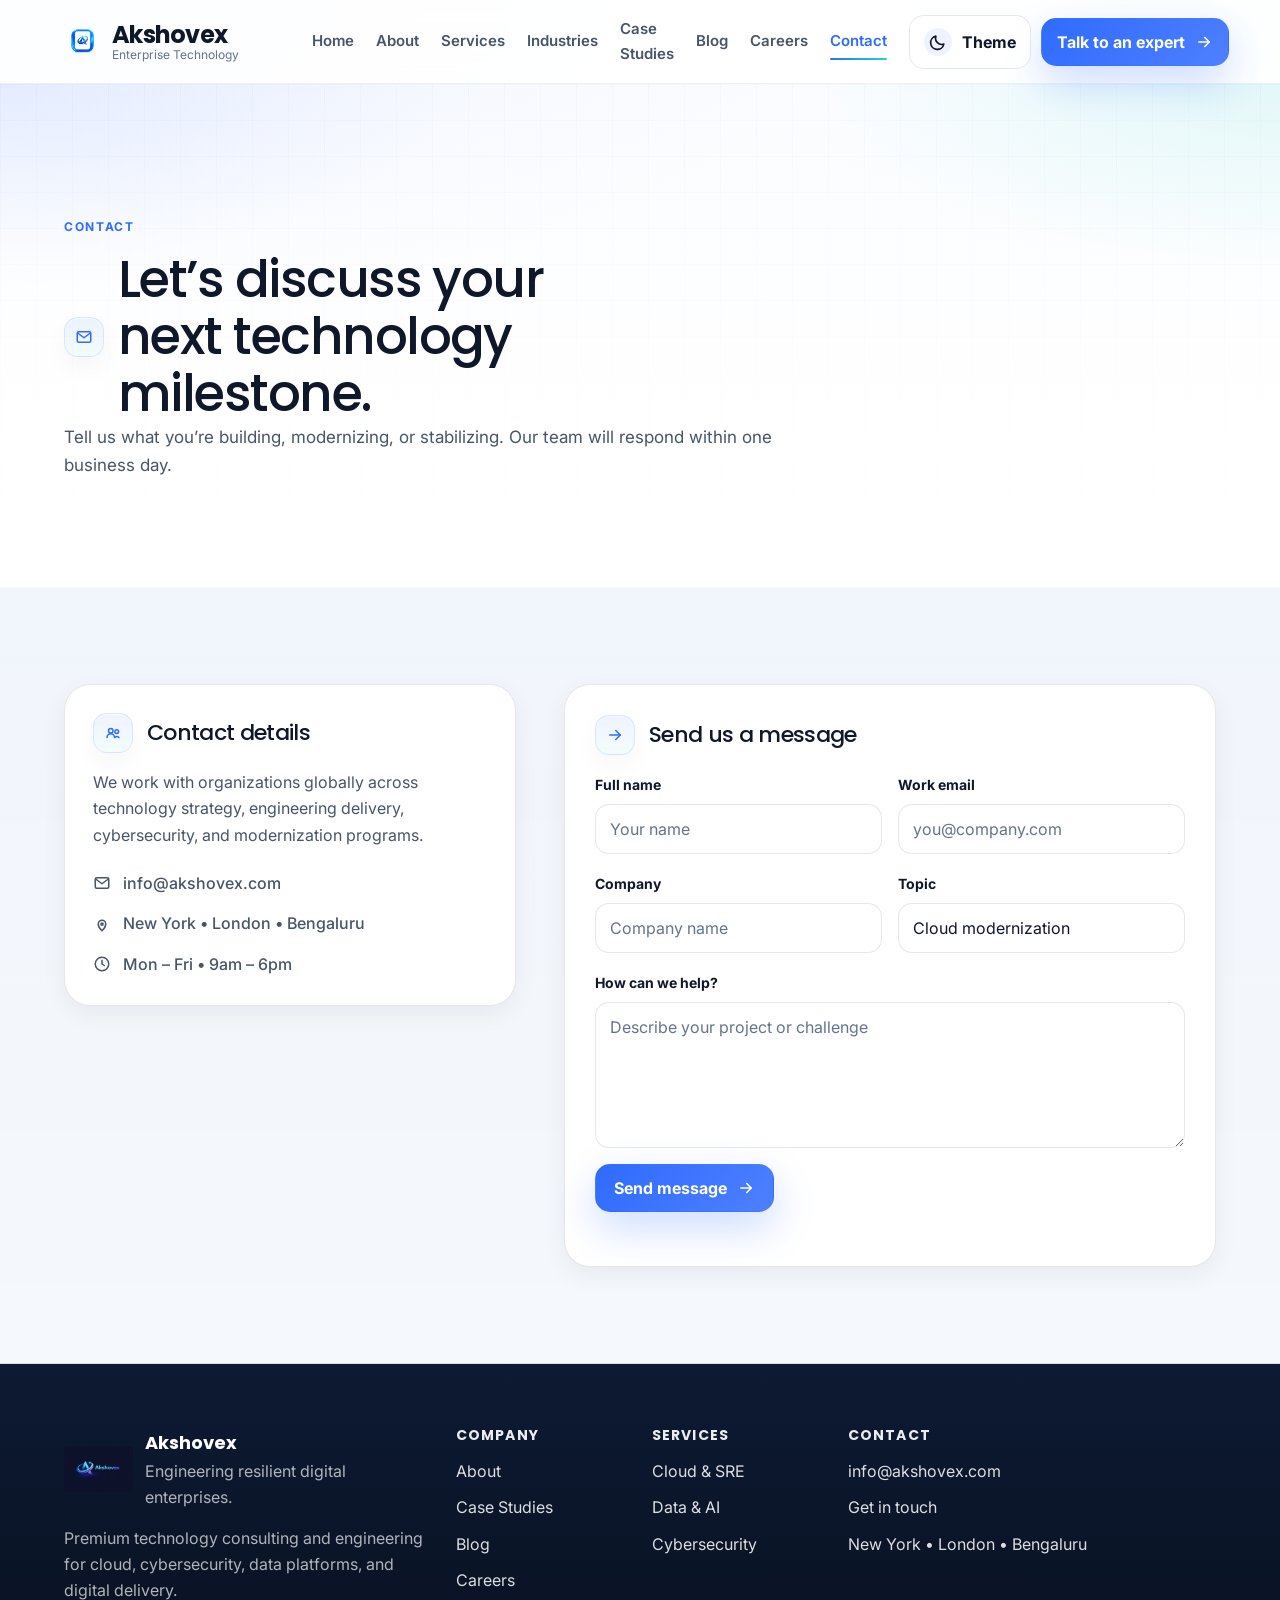
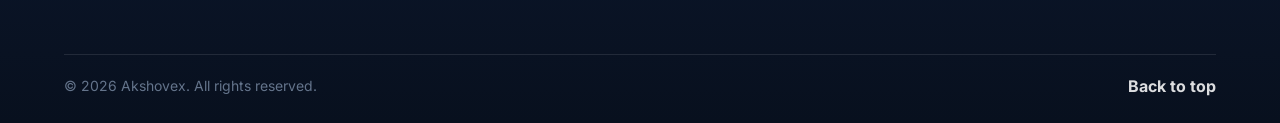
<file: contact.html>
<!doctype html>
<html lang="en" class="no-js" data-page="contact">
<head>
  <meta charset="utf-8" />
  <meta name="viewport" content="width=device-width, initial-scale=1" />

  <title>Contact — Akshovex</title>

  <meta
    name="description"
    content="Contact Akshovex to discuss enterprise cloud, cybersecurity, data platforms, and modernization programs."
  />
  <meta name="theme-color" content="#2F6BFF" />
  <meta name="robots" content="index, follow" />
  <link rel="canonical" href="https://www.akshovex.com/contact.html" />

  <meta property="og:title" content="Contact — Akshovex" />
  <meta
    property="og:description"
    content="Talk to the Akshovex team about enterprise engineering, modernization, and digital transformation."
  />
  <meta property="og:type" content="website" />

  <link rel="icon" href="favicon.ico" />

  <link rel="preconnect" href="https://fonts.googleapis.com" />
  <link rel="preconnect" href="https://fonts.gstatic.com" crossorigin />

  <link
    href="https://fonts.googleapis.com/css2?family=Inter:wght@400;500;600;700&family=Poppins:wght@600;700;800&display=swap"
    rel="stylesheet"
  />

  <link
    href="https://cdn.jsdelivr.net/npm/bootstrap@5.3.3/dist/css/bootstrap.min.css"
    rel="stylesheet"
  />

  <link rel="stylesheet" href="main.css" />
</head>

<body>
  <svg xmlns="http://www.w3.org/2000/svg" style="position:absolute;width:0;height:0;overflow:hidden">
    <symbol id="icon-arrow" viewBox="0 0 24 24">
      <path d="M5 12h14" fill="none" stroke="currentColor" stroke-width="2" stroke-linecap="round" stroke-linejoin="round"/>
      <path d="M13 6l6 6-6 6" fill="none" stroke="currentColor" stroke-width="2" stroke-linecap="round" stroke-linejoin="round"/>
    </symbol>

    <symbol id="icon-arrow-up" viewBox="0 0 24 24">
      <path d="M12 19V5" fill="none" stroke="currentColor" stroke-width="2" stroke-linecap="round" stroke-linejoin="round"/>
      <path d="M6 11l6-6 6 6" fill="none" stroke="currentColor" stroke-width="2" stroke-linecap="round" stroke-linejoin="round"/>
    </symbol>

    <symbol id="icon-play" viewBox="0 0 24 24">
      <path d="M8 6.5l9 5.5-9 5.5z" fill="none" stroke="currentColor" stroke-width="2" stroke-linecap="round" stroke-linejoin="round"/>
    </symbol>

    <symbol id="icon-moon" viewBox="0 0 24 24">
      <path d="M19 14.5A7.5 7.5 0 0 1 9.5 5a8 8 0 1 0 9.5 9.5z" fill="none" stroke="currentColor" stroke-width="2" stroke-linecap="round" stroke-linejoin="round"/>
    </symbol>

    <symbol id="icon-sun" viewBox="0 0 24 24">
      <circle cx="12" cy="12" r="4" fill="none" stroke="currentColor" stroke-width="2" stroke-linecap="round" stroke-linejoin="round"/>
      <path d="M12 2v2.5" fill="none" stroke="currentColor" stroke-width="2" stroke-linecap="round" stroke-linejoin="round"/>
      <path d="M12 19.5V22" fill="none" stroke="currentColor" stroke-width="2" stroke-linecap="round" stroke-linejoin="round"/>
      <path d="M2 12h2.5" fill="none" stroke="currentColor" stroke-width="2" stroke-linecap="round" stroke-linejoin="round"/>
      <path d="M19.5 12H22" fill="none" stroke="currentColor" stroke-width="2" stroke-linecap="round" stroke-linejoin="round"/>
      <path d="M4.9 4.9l1.8 1.8" fill="none" stroke="currentColor" stroke-width="2" stroke-linecap="round" stroke-linejoin="round"/>
      <path d="M17.3 17.3l1.8 1.8" fill="none" stroke="currentColor" stroke-width="2" stroke-linecap="round" stroke-linejoin="round"/>
      <path d="M4.9 19.1l1.8-1.8" fill="none" stroke="currentColor" stroke-width="2" stroke-linecap="round" stroke-linejoin="round"/>
      <path d="M17.3 6.7l1.8-1.8" fill="none" stroke="currentColor" stroke-width="2" stroke-linecap="round" stroke-linejoin="round"/>
    </symbol>

    <symbol id="icon-chevron-left" viewBox="0 0 24 24">
      <path d="M15 18l-6-6 6-6" fill="none" stroke="currentColor" stroke-width="2" stroke-linecap="round" stroke-linejoin="round"/>
    </symbol>

    <symbol id="icon-chevron-right" viewBox="0 0 24 24">
      <path d="M9 18l6-6-6-6" fill="none" stroke="currentColor" stroke-width="2" stroke-linecap="round" stroke-linejoin="round"/>
    </symbol>

    <symbol id="icon-cloud" viewBox="0 0 24 24">
      <path d="M7 18h10a4 4 0 0 0 .4-8A6 6 0 0 0 6.2 9.6 3.5 3.5 0 0 0 7 18z" fill="none" stroke="currentColor" stroke-width="2" stroke-linecap="round" stroke-linejoin="round"/>
    </symbol>

    <symbol id="icon-data" viewBox="0 0 24 24">
      <rect x="4" y="5" width="16" height="4" rx="1" fill="none" stroke="currentColor" stroke-width="2" stroke-linecap="round" stroke-linejoin="round"/>
      <rect x="4" y="10" width="11" height="4" rx="1" fill="none" stroke="currentColor" stroke-width="2" stroke-linecap="round" stroke-linejoin="round"/>
      <rect x="4" y="15" width="14" height="4" rx="1" fill="none" stroke="currentColor" stroke-width="2" stroke-linecap="round" stroke-linejoin="round"/>
    </symbol>

    <symbol id="icon-database" viewBox="0 0 24 24">
      <ellipse cx="12" cy="6" rx="7" ry="3" fill="none" stroke="currentColor" stroke-width="2" stroke-linecap="round" stroke-linejoin="round"/>
      <path d="M5 6v6c0 1.7 3.1 3 7 3s7-1.3 7-3V6" fill="none" stroke="currentColor" stroke-width="2" stroke-linecap="round" stroke-linejoin="round"/>
      <path d="M5 12v6c0 1.7 3.1 3 7 3s7-1.3 7-3v-6" fill="none" stroke="currentColor" stroke-width="2" stroke-linecap="round" stroke-linejoin="round"/>
    </symbol>

    <symbol id="icon-lock" viewBox="0 0 24 24">
      <rect x="5" y="11" width="14" height="9" rx="2" fill="none" stroke="currentColor" stroke-width="2" stroke-linecap="round" stroke-linejoin="round"/>
      <path d="M8 11V8a4 4 0 0 1 8 0v3" fill="none" stroke="currentColor" stroke-width="2" stroke-linecap="round" stroke-linejoin="round"/>
    </symbol>

    <symbol id="icon-code" viewBox="0 0 24 24">
      <path d="M9 8l-4 4 4 4" fill="none" stroke="currentColor" stroke-width="2" stroke-linecap="round" stroke-linejoin="round"/>
      <path d="M15 8l4 4-4 4" fill="none" stroke="currentColor" stroke-width="2" stroke-linecap="round" stroke-linejoin="round"/>
      <path d="M13 5l-2 14" fill="none" stroke="currentColor" stroke-width="2" stroke-linecap="round" stroke-linejoin="round"/>
    </symbol>

    <symbol id="icon-shield" viewBox="0 0 24 24">
      <path d="M12 3l7 3v5c0 5-3.5 8-7 10-3.5-2-7-5-7-10V6l7-3z" fill="none" stroke="currentColor" stroke-width="2" stroke-linecap="round" stroke-linejoin="round"/>
    </symbol>

    <symbol id="icon-rocket" viewBox="0 0 24 24">
      <path d="M14 4c3 0 6 3 6 6-4 .9-7.1 4-8 8-3 0-4-1-4-4 .9-4 4-7.1 8-8z" fill="none" stroke="currentColor" stroke-width="2" stroke-linecap="round" stroke-linejoin="round"/>
      <path d="M10 14l-4 4" fill="none" stroke="currentColor" stroke-width="2" stroke-linecap="round" stroke-linejoin="round"/>
      <path d="M8 16l-2 4 4-2" fill="none" stroke="currentColor" stroke-width="2" stroke-linecap="round" stroke-linejoin="round"/>
      <circle cx="15" cy="9" r="1" fill="none" stroke="currentColor" stroke-width="2" stroke-linecap="round" stroke-linejoin="round"/>
    </symbol>

    <symbol id="icon-mail" viewBox="0 0 24 24">
      <rect x="3" y="5" width="18" height="14" rx="2" fill="none" stroke="currentColor" stroke-width="2" stroke-linecap="round" stroke-linejoin="round"/>
      <path d="M4 7l8 6 8-6" fill="none" stroke="currentColor" stroke-width="2" stroke-linecap="round" stroke-linejoin="round"/>
    </symbol>

    <symbol id="icon-location" viewBox="0 0 24 24">
      <path d="M12 21s-5-4.5-5-9a5 5 0 1 1 10 0c0 4.5-5 9-5 9z" fill="none" stroke="currentColor" stroke-width="2" stroke-linecap="round" stroke-linejoin="round"/>
      <circle cx="12" cy="12" r="1.5" fill="none" stroke="currentColor" stroke-width="2" stroke-linecap="round" stroke-linejoin="round"/>
    </symbol>

    <symbol id="icon-clock" viewBox="0 0 24 24">
      <circle cx="12" cy="12" r="9" fill="none" stroke="currentColor" stroke-width="2" stroke-linecap="round" stroke-linejoin="round"/>
      <path d="M12 7v5l3 2" fill="none" stroke="currentColor" stroke-width="2" stroke-linecap="round" stroke-linejoin="round"/>
    </symbol>

    <symbol id="icon-users" viewBox="0 0 24 24">
      <circle cx="9" cy="9" r="3" fill="none" stroke="currentColor" stroke-width="2" stroke-linecap="round" stroke-linejoin="round"/>
      <circle cx="17" cy="10" r="2.5" fill="none" stroke="currentColor" stroke-width="2" stroke-linecap="round" stroke-linejoin="round"/>
      <path d="M4 18a5 5 0 0 1 10 0" fill="none" stroke="currentColor" stroke-width="2" stroke-linecap="round" stroke-linejoin="round"/>
      <path d="M14.5 18a4 4 0 0 1 5.5 0" fill="none" stroke="currentColor" stroke-width="2" stroke-linecap="round" stroke-linejoin="round"/>
    </symbol>

    <symbol id="icon-analytics" viewBox="0 0 24 24">
      <path d="M4 19h16" fill="none" stroke="currentColor" stroke-width="2" stroke-linecap="round" stroke-linejoin="round"/>
      <path d="M7 16v-4" fill="none" stroke="currentColor" stroke-width="2" stroke-linecap="round" stroke-linejoin="round"/>
      <path d="M12 16V8" fill="none" stroke="currentColor" stroke-width="2" stroke-linecap="round" stroke-linejoin="round"/>
      <path d="M17 16v-6" fill="none" stroke="currentColor" stroke-width="2" stroke-linecap="round" stroke-linejoin="round"/>
    </symbol>

    <symbol id="icon-server" viewBox="0 0 24 24">
      <rect x="4" y="4" width="16" height="6" rx="1.5" fill="none" stroke="currentColor" stroke-width="2" stroke-linecap="round" stroke-linejoin="round"/>
      <rect x="4" y="14" width="16" height="6" rx="1.5" fill="none" stroke="currentColor" stroke-width="2" stroke-linecap="round" stroke-linejoin="round"/>
      <path d="M8 7h.01" fill="none" stroke="currentColor" stroke-width="2" stroke-linecap="round" stroke-linejoin="round"/>
      <path d="M8 17h.01" fill="none" stroke="currentColor" stroke-width="2" stroke-linecap="round" stroke-linejoin="round"/>
      <path d="M12 10v4" fill="none" stroke="currentColor" stroke-width="2" stroke-linecap="round" stroke-linejoin="round"/>
    </symbol>

    <symbol id="icon-ai" viewBox="0 0 24 24">
      <rect x="7" y="7" width="10" height="10" rx="2" fill="none" stroke="currentColor" stroke-width="2" stroke-linecap="round" stroke-linejoin="round"/>
      <path d="M9 2v3" fill="none" stroke="currentColor" stroke-width="2" stroke-linecap="round" stroke-linejoin="round"/>
      <path d="M15 2v3" fill="none" stroke="currentColor" stroke-width="2" stroke-linecap="round" stroke-linejoin="round"/>
      <path d="M9 19v3" fill="none" stroke="currentColor" stroke-width="2" stroke-linecap="round" stroke-linejoin="round"/>
      <path d="M15 19v3" fill="none" stroke="currentColor" stroke-width="2" stroke-linecap="round" stroke-linejoin="round"/>
      <path d="M2 9h3" fill="none" stroke="currentColor" stroke-width="2" stroke-linecap="round" stroke-linejoin="round"/>
      <path d="M2 15h3" fill="none" stroke="currentColor" stroke-width="2" stroke-linecap="round" stroke-linejoin="round"/>
      <path d="M19 9h3" fill="none" stroke="currentColor" stroke-width="2" stroke-linecap="round" stroke-linejoin="round"/>
      <path d="M19 15h3" fill="none" stroke="currentColor" stroke-width="2" stroke-linecap="round" stroke-linejoin="round"/>
      <path d="M10 14l2-4 2 4" fill="none" stroke="currentColor" stroke-width="2" stroke-linecap="round" stroke-linejoin="round"/>
      <path d="M10.8 12.5h2.4" fill="none" stroke="currentColor" stroke-width="2" stroke-linecap="round" stroke-linejoin="round"/>
    </symbol>

    <symbol id="icon-cybersecurity" viewBox="0 0 24 24">
      <path d="M12 3l7 3v5c0 5-3.5 8-7 10-3.5-2-7-5-7-10V6l7-3z" fill="none" stroke="currentColor" stroke-width="2" stroke-linecap="round" stroke-linejoin="round"/>
      <rect x="9" y="11" width="6" height="5" rx="1" fill="none" stroke="currentColor" stroke-width="2" stroke-linecap="round" stroke-linejoin="round"/>
      <path d="M10 11V9.8a2 2 0 1 1 4 0V11" fill="none" stroke="currentColor" stroke-width="2" stroke-linecap="round" stroke-linejoin="round"/>
    </symbol>

    <symbol id="icon-integration" viewBox="0 0 24 24">
      <rect x="3" y="5" width="6" height="6" rx="1.5" fill="none" stroke="currentColor" stroke-width="2" stroke-linecap="round" stroke-linejoin="round"/>
      <rect x="15" y="5" width="6" height="6" rx="1.5" fill="none" stroke="currentColor" stroke-width="2" stroke-linecap="round" stroke-linejoin="round"/>
      <rect x="9" y="13" width="6" height="6" rx="1.5" fill="none" stroke="currentColor" stroke-width="2" stroke-linecap="round" stroke-linejoin="round"/>
      <path d="M9 8h6" fill="none" stroke="currentColor" stroke-width="2" stroke-linecap="round" stroke-linejoin="round"/>
      <path d="M12 11v2" fill="none" stroke="currentColor" stroke-width="2" stroke-linecap="round" stroke-linejoin="round"/>
    </symbol>

    <symbol id="icon-platform" viewBox="0 0 24 24">
      <path d="M12 3l8 4.5-8 4.5-8-4.5 8-4.5z" fill="none" stroke="currentColor" stroke-width="2" stroke-linecap="round" stroke-linejoin="round"/>
      <path d="M4 12l8 4.5 8-4.5" fill="none" stroke="currentColor" stroke-width="2" stroke-linecap="round" stroke-linejoin="round"/>
      <path d="M4 16.5L12 21l8-4.5" fill="none" stroke="currentColor" stroke-width="2" stroke-linecap="round" stroke-linejoin="round"/>
    </symbol>

    <symbol id="icon-enterprise" viewBox="0 0 24 24">
      <path d="M4 21h16" fill="none" stroke="currentColor" stroke-width="2" stroke-linecap="round" stroke-linejoin="round"/>
      <path d="M6 21V7l6-3 6 3v14" fill="none" stroke="currentColor" stroke-width="2" stroke-linecap="round" stroke-linejoin="round"/>
      <path d="M9 10h.01" fill="none" stroke="currentColor" stroke-width="2" stroke-linecap="round" stroke-linejoin="round"/>
      <path d="M15 10h.01" fill="none" stroke="currentColor" stroke-width="2" stroke-linecap="round" stroke-linejoin="round"/>
      <path d="M9 14h.01" fill="none" stroke="currentColor" stroke-width="2" stroke-linecap="round" stroke-linejoin="round"/>
      <path d="M15 14h.01" fill="none" stroke="currentColor" stroke-width="2" stroke-linecap="round" stroke-linejoin="round"/>
      <path d="M11 21v-4h2v4" fill="none" stroke="currentColor" stroke-width="2" stroke-linecap="round" stroke-linejoin="round"/>
    </symbol>
  </svg>

  <a class="skip-link" href="#main">Skip to content</a>

  <div class="site-loader" id="siteLoader" aria-hidden="true">
    <div class="site-loader__inner" role="status" aria-label="Loading">
      <div class="site-loader__spinner"></div>
      <div class="site-loader__brand">Akshovex</div>
    </div>
  </div>

  <button class="back-to-top" id="backToTop" type="button" aria-label="Back to top">
    <svg class="icon" aria-hidden="true">
      <use href="#icon-arrow-up"></use>
    </svg>
  </button>

  <header class="site-header" id="top">
    <div class="container">
      <div class="site-header__inner">
        <a class="brand" href="index.html" aria-label="Akshovex home">
          <span class="brand__mark">
            <img src="logo-icon.png" alt="Akshovex logo">
          </span>

          <span class="brand__text">
            <span class="brand__name">Akshovex</span>
            <span class="brand__tag">Enterprise Technology</span>
          </span>
        </a>

        <nav class="site-nav" aria-label="Primary navigation">
          <button
            class="site-nav__toggle"
            id="navToggle"
            type="button"
            aria-label="Open menu"
            aria-controls="navMenu"
            aria-expanded="false"
          >
            <span class="site-nav__toggle-line"></span>
          </button>

          <div class="site-nav__menu" id="navMenu">
            <a class="site-nav__link" href="index.html">Home</a>
            <a class="site-nav__link" href="about.html">About</a>
            <a class="site-nav__link" href="services.html">Services</a>
            <a class="site-nav__link" href="industries.html">Industries</a>
            <a class="site-nav__link" href="case-studies.html">Case Studies</a>
            <a class="site-nav__link" href="blog.html">Blog</a>
            <a class="site-nav__link" href="careers.html">Careers</a>
            <a class="site-nav__link is-active" href="contact.html">Contact</a>

            <div class="site-nav__actions">
              <button
                class="btn btn--ghost btn--theme"
                id="themeToggle"
                type="button"
                aria-label="Toggle theme"
                title="Toggle theme"
              >
                <span class="btn__icon btn__icon--theme" aria-hidden="true">
                  <svg class="icon icon--theme" id="themeIcon" viewBox="0 0 24 24">
                    <use href="#icon-moon"></use>
                  </svg>
                </span>
                <span class="btn__label">Theme</span>
              </button>

              <a class="btn btn--primary" href="contact.html">
                <span class="btn__label">Talk to an expert</span>
                <span class="btn__icon" aria-hidden="true">
                  <svg class="icon">
                    <use href="#icon-arrow"></use>
                  </svg>
                </span>
              </a>
            </div>
          </div>
        </nav>
      </div>
    </div>
  </header>

  <main id="main">
    <section class="page-hero section">
      <div class="container">
        <div class="section-heading section-heading--narrow">
          <p class="section-heading__kicker reveal">Contact</p>
          <div class="section-heading__title-row reveal">
            <span class="icon-badge icon-badge--sm" aria-hidden="true">
              <svg class="icon">
                <use href="#icon-mail"></use>
              </svg>
            </span>
            <h1 class="section-heading__title mb-0">
              Let’s discuss your next technology milestone.
            </h1>
          </div>
          <p class="section-heading__text reveal">
            Tell us what you’re building, modernizing, or stabilizing.
            Our team will respond within one business day.
          </p>
        </div>
      </div>
    </section>

    <section class="section section--alt">
      <div class="container">
        <div class="row g-5">
          <div class="col-lg-5">
            <div class="contact-info reveal">
              <div class="section-heading__title-row mb-3">
                <span class="icon-badge icon-badge--sm" aria-hidden="true">
                  <svg class="icon">
                    <use href="#icon-users"></use>
                  </svg>
                </span>
                <h3 class="card__title mb-0">Contact details</h3>
              </div>

              <p class="card__text">
                We work with organizations globally across technology strategy,
                engineering delivery, cybersecurity, and modernization programs.
              </p>

              <ul class="contact-list">
                <li>
                  <svg class="icon" aria-hidden="true">
                    <use href="#icon-mail"></use>
                  </svg>
                  <span>info@akshovex.com</span>
                </li>

                <li>
                  <svg class="icon" aria-hidden="true">
                    <use href="#icon-location"></use>
                  </svg>
                  <span>New York • London • Bengaluru</span>
                </li>

                <li>
                  <svg class="icon" aria-hidden="true">
                    <use href="#icon-clock"></use>
                  </svg>
                  <span>Mon – Fri • 9am – 6pm</span>
                </li>
              </ul>
            </div>
          </div>

          <div class="col-lg-7">
            <div class="card reveal">
              <div class="section-heading__title-row mb-3">
                <span class="icon-badge icon-badge--sm" aria-hidden="true">
                  <svg class="icon">
                    <use href="#icon-arrow"></use>
                  </svg>
                </span>
                <h3 class="card__title mb-0">Send us a message</h3>
              </div>

              <form
                id="contactForm"
                action="https://formspree.io/f/meerzjlp"
                method="POST"
                novalidate
              >
                <div class="row g-3">
                  <div class="col-md-6">
                    <label class="form-label" for="name">Full name</label>
                    <input
                      type="text"
                      class="form-control"
                      id="name"
                      name="name"
                      placeholder="Your name"
                      required
                    />
                  </div>

                  <div class="col-md-6">
                    <label class="form-label" for="email">Work email</label>
                    <input
                      type="email"
                      class="form-control"
                      id="email"
                      name="email"
                      placeholder="you@company.com"
                      required
                    />
                  </div>

                  <div class="col-md-6">
                    <label class="form-label" for="company">Company</label>
                    <input
                      type="text"
                      class="form-control"
                      id="company"
                      name="company"
                      placeholder="Company name"
                    />
                  </div>

                  <div class="col-md-6">
                    <label class="form-label" for="topic">Topic</label>
                    <select class="form-select" id="topic" name="topic">
                      <option>Cloud modernization</option>
                      <option>Cybersecurity</option>
                      <option>Data & AI platform</option>
                      <option>Product engineering</option>
                      <option>Architecture advisory</option>
                    </select>
                  </div>

                  <div class="col-12">
                    <label class="form-label" for="message">How can we help?</label>
                    <textarea
                      class="form-control"
                      rows="5"
                      id="message"
                      name="message"
                      placeholder="Describe your project or challenge"
                      required
                    ></textarea>
                  </div>

                  <div class="col-12">
                    <button class="btn btn--primary" type="submit">
                      <span class="btn__label">Send message</span>
                      <span class="btn__icon" aria-hidden="true">
                        <svg class="icon">
                          <use href="#icon-arrow"></use>
                        </svg>
                      </span>
                    </button>
                  </div>

                  <div class="form-status" id="formStatus" role="status" aria-live="polite"></div>
                </div>
              </form>
            </div>
          </div>
        </div>
      </div>
    </section>
  </main>

  <footer class="site-footer" aria-label="Footer">
    <div class="container">
      <div class="row gy-4">
        <div class="col-lg-4">
          <div class="footer-brand">
            <div class="footer-brand__top">
              <span class="brand__mark">
                <img src="logo-full.png" alt="Akshovex logo">
              </span>
              <div>
                <div class="footer-brand__name">Akshovex</div>
                <div class="footer-brand__tag">Engineering resilient digital enterprises.</div>
              </div>
            </div>

            <p class="footer-brand__text">
              Premium technology consulting and engineering for cloud, cybersecurity,
              data platforms, and digital delivery.
            </p>
          </div>
        </div>

        <div class="col-6 col-lg-2">
          <h3 class="footer-title">Company</h3>
          <ul class="footer-list">
            <li><a href="about.html">About</a></li>
            <li><a href="case-studies.html">Case Studies</a></li>
            <li><a href="blog.html">Blog</a></li>
            <li><a href="careers.html">Careers</a></li>
          </ul>
        </div>

        <div class="col-6 col-lg-2">
          <h3 class="footer-title">Services</h3>
          <ul class="footer-list">
            <li><a href="services.html">Cloud &amp; SRE</a></li>
            <li><a href="services.html">Data &amp; AI</a></li>
            <li><a href="services.html">Cybersecurity</a></li>
          </ul>
        </div>

        <div class="col-lg-4">
          <h3 class="footer-title">Contact</h3>
          <ul class="footer-list footer-contact-list">
            <li><a href="mailto:info@akshovex.com"><span>info@akshovex.com</span></a></li>
            <li><a href="contact.html"><span>Get in touch</span></a></li>
            <li><span class="footer-contact-item"><span>New York • London • Bengaluru</span></span></li>
          </ul>
        </div>
      </div>

      <div class="site-footer__bottom">
        <small>© <span id="year"></span> Akshovex. All rights reserved.</small>
        <a class="text-link" href="#top">Back to top</a>
      </div>
    </div>
  </footer>

  <script src="main.js" defer></script>
</body>
</html>
</file>
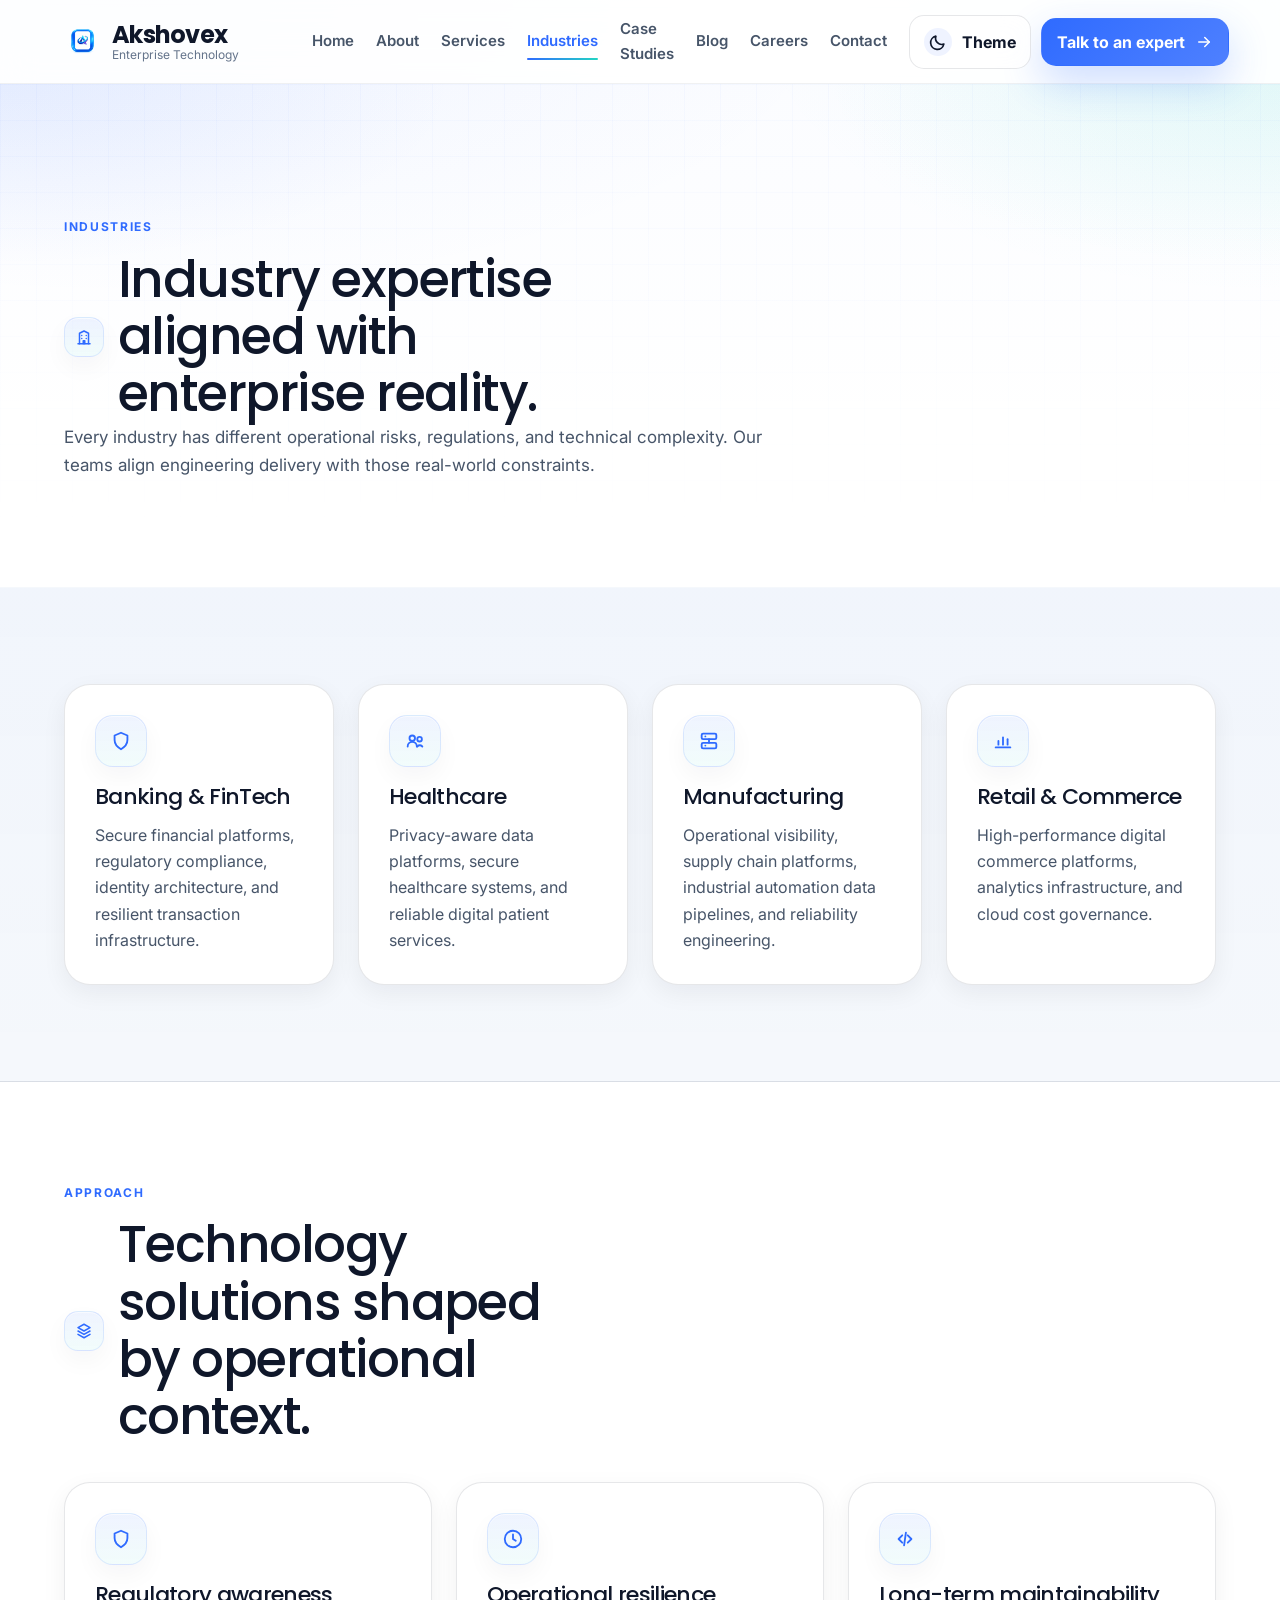
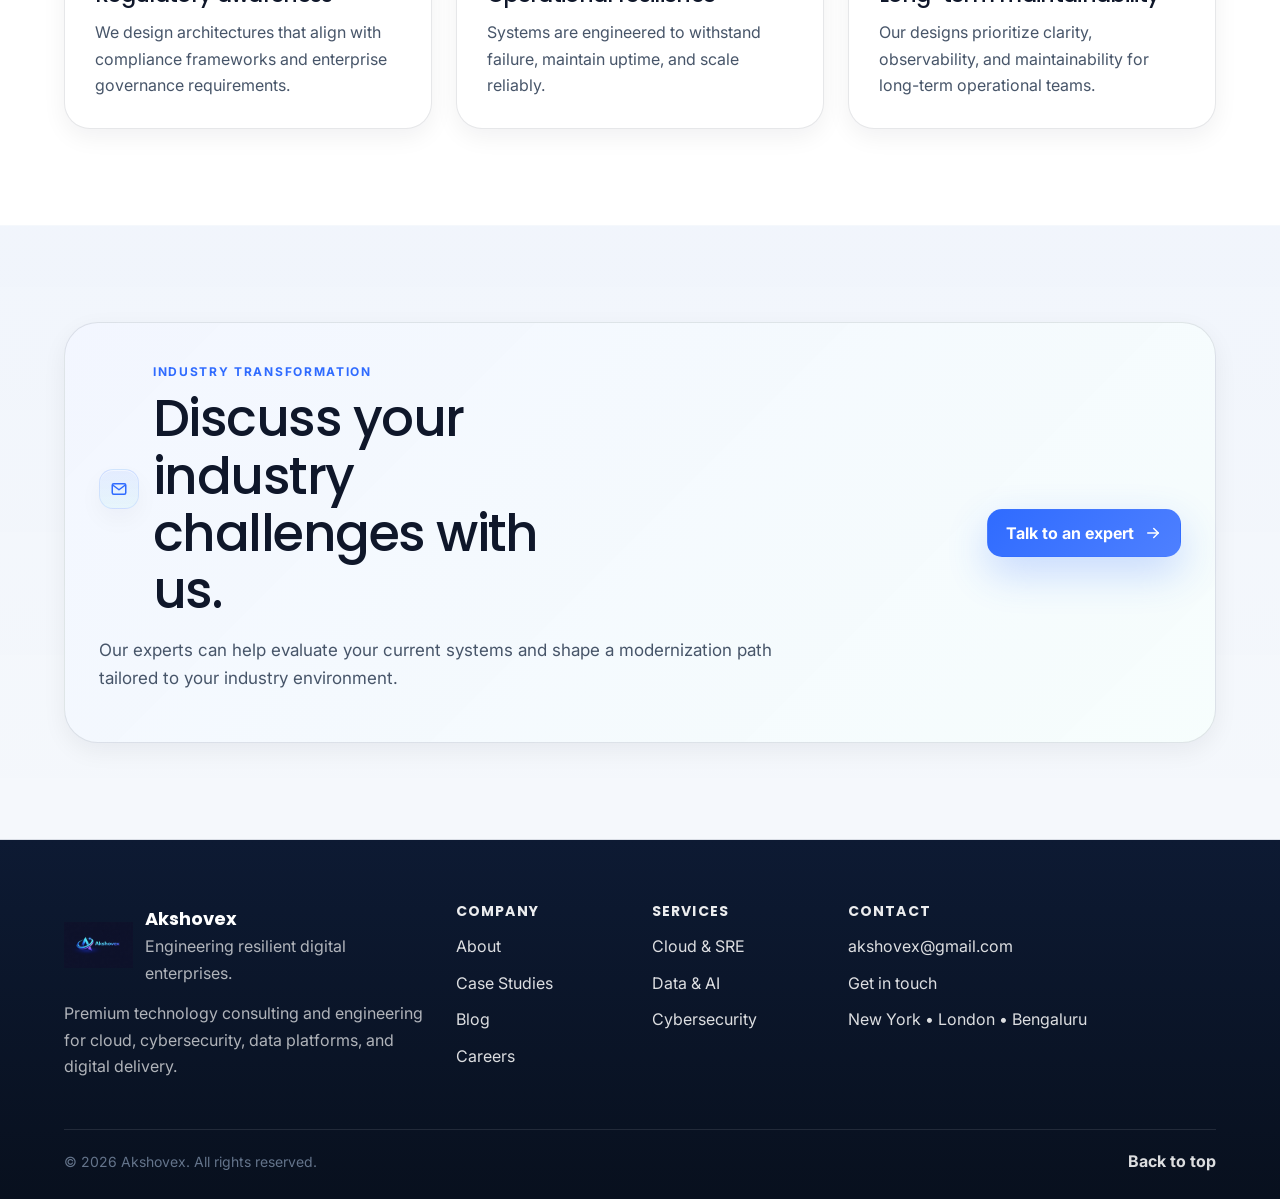
<file: industries.html>
<!doctype html>
<html lang="en" class="no-js" data-page="industries">
<head>
  <meta charset="utf-8" />
  <meta name="viewport" content="width=device-width, initial-scale=1" />

  <title>Industries — Akshovex</title>

  <meta
    name="description"
    content="Industry solutions from Akshovex across banking, healthcare, manufacturing, retail, and enterprise operations."
  />
  <meta name="theme-color" content="#2F6BFF" />
  <meta name="robots" content="index, follow" />
  <link rel="canonical" href="https://www.akshovex.com/industries.html" />

  <meta property="og:title" content="Industries — Akshovex" />
  <meta
    property="og:description"
    content="Enterprise engineering and transformation solutions tailored for modern industries."
  />
  <meta property="og:type" content="website" />

  <link rel="icon" href="favicon.ico" />

  <link rel="preconnect" href="https://fonts.googleapis.com" />
  <link rel="preconnect" href="https://fonts.gstatic.com" crossorigin />

  <link
    href="https://fonts.googleapis.com/css2?family=Inter:wght@400;500;600;700&family=Poppins:wght@600;700;800&display=swap"
    rel="stylesheet"
  />

  <link
    href="https://cdn.jsdelivr.net/npm/bootstrap@5.3.3/dist/css/bootstrap.min.css"
    rel="stylesheet"
  />

  <link rel="stylesheet" href="main.css" />
</head>

<body>
  <svg xmlns="http://www.w3.org/2000/svg" style="position:absolute;width:0;height:0;overflow:hidden">
    <symbol id="icon-arrow" viewBox="0 0 24 24">
      <path d="M5 12h14" fill="none" stroke="currentColor" stroke-width="2" stroke-linecap="round" stroke-linejoin="round"/>
      <path d="M13 6l6 6-6 6" fill="none" stroke="currentColor" stroke-width="2" stroke-linecap="round" stroke-linejoin="round"/>
    </symbol>

    <symbol id="icon-arrow-up" viewBox="0 0 24 24">
      <path d="M12 19V5" fill="none" stroke="currentColor" stroke-width="2" stroke-linecap="round" stroke-linejoin="round"/>
      <path d="M6 11l6-6 6 6" fill="none" stroke="currentColor" stroke-width="2" stroke-linecap="round" stroke-linejoin="round"/>
    </symbol>

    <symbol id="icon-play" viewBox="0 0 24 24">
      <path d="M8 6.5l9 5.5-9 5.5z" fill="none" stroke="currentColor" stroke-width="2" stroke-linecap="round" stroke-linejoin="round"/>
    </symbol>

    <symbol id="icon-moon" viewBox="0 0 24 24">
      <path d="M19 14.5A7.5 7.5 0 0 1 9.5 5a8 8 0 1 0 9.5 9.5z" fill="none" stroke="currentColor" stroke-width="2" stroke-linecap="round" stroke-linejoin="round"/>
    </symbol>

    <symbol id="icon-sun" viewBox="0 0 24 24">
      <circle cx="12" cy="12" r="4" fill="none" stroke="currentColor" stroke-width="2" stroke-linecap="round" stroke-linejoin="round"/>
      <path d="M12 2v2.5" fill="none" stroke="currentColor" stroke-width="2" stroke-linecap="round" stroke-linejoin="round"/>
      <path d="M12 19.5V22" fill="none" stroke="currentColor" stroke-width="2" stroke-linecap="round" stroke-linejoin="round"/>
      <path d="M2 12h2.5" fill="none" stroke="currentColor" stroke-width="2" stroke-linecap="round" stroke-linejoin="round"/>
      <path d="M19.5 12H22" fill="none" stroke="currentColor" stroke-width="2" stroke-linecap="round" stroke-linejoin="round"/>
      <path d="M4.9 4.9l1.8 1.8" fill="none" stroke="currentColor" stroke-width="2" stroke-linecap="round" stroke-linejoin="round"/>
      <path d="M17.3 17.3l1.8 1.8" fill="none" stroke="currentColor" stroke-width="2" stroke-linecap="round" stroke-linejoin="round"/>
      <path d="M4.9 19.1l1.8-1.8" fill="none" stroke="currentColor" stroke-width="2" stroke-linecap="round" stroke-linejoin="round"/>
      <path d="M17.3 6.7l1.8-1.8" fill="none" stroke="currentColor" stroke-width="2" stroke-linecap="round" stroke-linejoin="round"/>
    </symbol>

    <symbol id="icon-chevron-left" viewBox="0 0 24 24">
      <path d="M15 18l-6-6 6-6" fill="none" stroke="currentColor" stroke-width="2" stroke-linecap="round" stroke-linejoin="round"/>
    </symbol>

    <symbol id="icon-chevron-right" viewBox="0 0 24 24">
      <path d="M9 18l6-6-6-6" fill="none" stroke="currentColor" stroke-width="2" stroke-linecap="round" stroke-linejoin="round"/>
    </symbol>

    <symbol id="icon-cloud" viewBox="0 0 24 24">
      <path d="M7 18h10a4 4 0 0 0 .4-8A6 6 0 0 0 6.2 9.6 3.5 3.5 0 0 0 7 18z" fill="none" stroke="currentColor" stroke-width="2" stroke-linecap="round" stroke-linejoin="round"/>
    </symbol>

    <symbol id="icon-data" viewBox="0 0 24 24">
      <rect x="4" y="5" width="16" height="4" rx="1" fill="none" stroke="currentColor" stroke-width="2" stroke-linecap="round" stroke-linejoin="round"/>
      <rect x="4" y="10" width="11" height="4" rx="1" fill="none" stroke="currentColor" stroke-width="2" stroke-linecap="round" stroke-linejoin="round"/>
      <rect x="4" y="15" width="14" height="4" rx="1" fill="none" stroke="currentColor" stroke-width="2" stroke-linecap="round" stroke-linejoin="round"/>
    </symbol>

    <symbol id="icon-database" viewBox="0 0 24 24">
      <ellipse cx="12" cy="6" rx="7" ry="3" fill="none" stroke="currentColor" stroke-width="2" stroke-linecap="round" stroke-linejoin="round"/>
      <path d="M5 6v6c0 1.7 3.1 3 7 3s7-1.3 7-3V6" fill="none" stroke="currentColor" stroke-width="2" stroke-linecap="round" stroke-linejoin="round"/>
      <path d="M5 12v6c0 1.7 3.1 3 7 3s7-1.3 7-3v-6" fill="none" stroke="currentColor" stroke-width="2" stroke-linecap="round" stroke-linejoin="round"/>
    </symbol>

    <symbol id="icon-lock" viewBox="0 0 24 24">
      <rect x="5" y="11" width="14" height="9" rx="2" fill="none" stroke="currentColor" stroke-width="2" stroke-linecap="round" stroke-linejoin="round"/>
      <path d="M8 11V8a4 4 0 0 1 8 0v3" fill="none" stroke="currentColor" stroke-width="2" stroke-linecap="round" stroke-linejoin="round"/>
    </symbol>

    <symbol id="icon-code" viewBox="0 0 24 24">
      <path d="M9 8l-4 4 4 4" fill="none" stroke="currentColor" stroke-width="2" stroke-linecap="round" stroke-linejoin="round"/>
      <path d="M15 8l4 4-4 4" fill="none" stroke="currentColor" stroke-width="2" stroke-linecap="round" stroke-linejoin="round"/>
      <path d="M13 5l-2 14" fill="none" stroke="currentColor" stroke-width="2" stroke-linecap="round" stroke-linejoin="round"/>
    </symbol>

    <symbol id="icon-shield" viewBox="0 0 24 24">
      <path d="M12 3l7 3v5c0 5-3.5 8-7 10-3.5-2-7-5-7-10V6l7-3z" fill="none" stroke="currentColor" stroke-width="2" stroke-linecap="round" stroke-linejoin="round"/>
    </symbol>

    <symbol id="icon-rocket" viewBox="0 0 24 24">
      <path d="M14 4c3 0 6 3 6 6-4 .9-7.1 4-8 8-3 0-4-1-4-4 .9-4 4-7.1 8-8z" fill="none" stroke="currentColor" stroke-width="2" stroke-linecap="round" stroke-linejoin="round"/>
      <path d="M10 14l-4 4" fill="none" stroke="currentColor" stroke-width="2" stroke-linecap="round" stroke-linejoin="round"/>
      <path d="M8 16l-2 4 4-2" fill="none" stroke="currentColor" stroke-width="2" stroke-linecap="round" stroke-linejoin="round"/>
      <circle cx="15" cy="9" r="1" fill="none" stroke="currentColor" stroke-width="2" stroke-linecap="round" stroke-linejoin="round"/>
    </symbol>

    <symbol id="icon-mail" viewBox="0 0 24 24">
      <rect x="3" y="5" width="18" height="14" rx="2" fill="none" stroke="currentColor" stroke-width="2" stroke-linecap="round" stroke-linejoin="round"/>
      <path d="M4 7l8 6 8-6" fill="none" stroke="currentColor" stroke-width="2" stroke-linecap="round" stroke-linejoin="round"/>
    </symbol>

    <symbol id="icon-location" viewBox="0 0 24 24">
      <path d="M12 21s-5-4.5-5-9a5 5 0 1 1 10 0c0 4.5-5 9-5 9z" fill="none" stroke="currentColor" stroke-width="2" stroke-linecap="round" stroke-linejoin="round"/>
      <circle cx="12" cy="12" r="1.5" fill="none" stroke="currentColor" stroke-width="2" stroke-linecap="round" stroke-linejoin="round"/>
    </symbol>

    <symbol id="icon-clock" viewBox="0 0 24 24">
      <circle cx="12" cy="12" r="9" fill="none" stroke="currentColor" stroke-width="2" stroke-linecap="round" stroke-linejoin="round"/>
      <path d="M12 7v5l3 2" fill="none" stroke="currentColor" stroke-width="2" stroke-linecap="round" stroke-linejoin="round"/>
    </symbol>

    <symbol id="icon-users" viewBox="0 0 24 24">
      <circle cx="9" cy="9" r="3" fill="none" stroke="currentColor" stroke-width="2" stroke-linecap="round" stroke-linejoin="round"/>
      <circle cx="17" cy="10" r="2.5" fill="none" stroke="currentColor" stroke-width="2" stroke-linecap="round" stroke-linejoin="round"/>
      <path d="M4 18a5 5 0 0 1 10 0" fill="none" stroke="currentColor" stroke-width="2" stroke-linecap="round" stroke-linejoin="round"/>
      <path d="M14.5 18a4 4 0 0 1 5.5 0" fill="none" stroke="currentColor" stroke-width="2" stroke-linecap="round" stroke-linejoin="round"/>
    </symbol>

    <symbol id="icon-analytics" viewBox="0 0 24 24">
      <path d="M4 19h16" fill="none" stroke="currentColor" stroke-width="2" stroke-linecap="round" stroke-linejoin="round"/>
      <path d="M7 16v-4" fill="none" stroke="currentColor" stroke-width="2" stroke-linecap="round" stroke-linejoin="round"/>
      <path d="M12 16V8" fill="none" stroke="currentColor" stroke-width="2" stroke-linecap="round" stroke-linejoin="round"/>
      <path d="M17 16v-6" fill="none" stroke="currentColor" stroke-width="2" stroke-linecap="round" stroke-linejoin="round"/>
    </symbol>

    <symbol id="icon-server" viewBox="0 0 24 24">
      <rect x="4" y="4" width="16" height="6" rx="1.5" fill="none" stroke="currentColor" stroke-width="2" stroke-linecap="round" stroke-linejoin="round"/>
      <rect x="4" y="14" width="16" height="6" rx="1.5" fill="none" stroke="currentColor" stroke-width="2" stroke-linecap="round" stroke-linejoin="round"/>
      <path d="M8 7h.01" fill="none" stroke="currentColor" stroke-width="2" stroke-linecap="round" stroke-linejoin="round"/>
      <path d="M8 17h.01" fill="none" stroke="currentColor" stroke-width="2" stroke-linecap="round" stroke-linejoin="round"/>
      <path d="M12 10v4" fill="none" stroke="currentColor" stroke-width="2" stroke-linecap="round" stroke-linejoin="round"/>
    </symbol>

    <symbol id="icon-ai" viewBox="0 0 24 24">
      <rect x="7" y="7" width="10" height="10" rx="2" fill="none" stroke="currentColor" stroke-width="2" stroke-linecap="round" stroke-linejoin="round"/>
      <path d="M9 2v3" fill="none" stroke="currentColor" stroke-width="2" stroke-linecap="round" stroke-linejoin="round"/>
      <path d="M15 2v3" fill="none" stroke="currentColor" stroke-width="2" stroke-linecap="round" stroke-linejoin="round"/>
      <path d="M9 19v3" fill="none" stroke="currentColor" stroke-width="2" stroke-linecap="round" stroke-linejoin="round"/>
      <path d="M15 19v3" fill="none" stroke="currentColor" stroke-width="2" stroke-linecap="round" stroke-linejoin="round"/>
      <path d="M2 9h3" fill="none" stroke="currentColor" stroke-width="2" stroke-linecap="round" stroke-linejoin="round"/>
      <path d="M2 15h3" fill="none" stroke="currentColor" stroke-width="2" stroke-linecap="round" stroke-linejoin="round"/>
      <path d="M19 9h3" fill="none" stroke="currentColor" stroke-width="2" stroke-linecap="round" stroke-linejoin="round"/>
      <path d="M19 15h3" fill="none" stroke="currentColor" stroke-width="2" stroke-linecap="round" stroke-linejoin="round"/>
      <path d="M10 14l2-4 2 4" fill="none" stroke="currentColor" stroke-width="2" stroke-linecap="round" stroke-linejoin="round"/>
      <path d="M10.8 12.5h2.4" fill="none" stroke="currentColor" stroke-width="2" stroke-linecap="round" stroke-linejoin="round"/>
    </symbol>

    <symbol id="icon-cybersecurity" viewBox="0 0 24 24">
      <path d="M12 3l7 3v5c0 5-3.5 8-7 10-3.5-2-7-5-7-10V6l7-3z" fill="none" stroke="currentColor" stroke-width="2" stroke-linecap="round" stroke-linejoin="round"/>
      <rect x="9" y="11" width="6" height="5" rx="1" fill="none" stroke="currentColor" stroke-width="2" stroke-linecap="round" stroke-linejoin="round"/>
      <path d="M10 11V9.8a2 2 0 1 1 4 0V11" fill="none" stroke="currentColor" stroke-width="2" stroke-linecap="round" stroke-linejoin="round"/>
    </symbol>

    <symbol id="icon-integration" viewBox="0 0 24 24">
      <rect x="3" y="5" width="6" height="6" rx="1.5" fill="none" stroke="currentColor" stroke-width="2" stroke-linecap="round" stroke-linejoin="round"/>
      <rect x="15" y="5" width="6" height="6" rx="1.5" fill="none" stroke="currentColor" stroke-width="2" stroke-linecap="round" stroke-linejoin="round"/>
      <rect x="9" y="13" width="6" height="6" rx="1.5" fill="none" stroke="currentColor" stroke-width="2" stroke-linecap="round" stroke-linejoin="round"/>
      <path d="M9 8h6" fill="none" stroke="currentColor" stroke-width="2" stroke-linecap="round" stroke-linejoin="round"/>
      <path d="M12 11v2" fill="none" stroke="currentColor" stroke-width="2" stroke-linecap="round" stroke-linejoin="round"/>
    </symbol>

    <symbol id="icon-platform" viewBox="0 0 24 24">
      <path d="M12 3l8 4.5-8 4.5-8-4.5 8-4.5z" fill="none" stroke="currentColor" stroke-width="2" stroke-linecap="round" stroke-linejoin="round"/>
      <path d="M4 12l8 4.5 8-4.5" fill="none" stroke="currentColor" stroke-width="2" stroke-linecap="round" stroke-linejoin="round"/>
      <path d="M4 16.5L12 21l8-4.5" fill="none" stroke="currentColor" stroke-width="2" stroke-linecap="round" stroke-linejoin="round"/>
    </symbol>

    <symbol id="icon-enterprise" viewBox="0 0 24 24">
      <path d="M4 21h16" fill="none" stroke="currentColor" stroke-width="2" stroke-linecap="round" stroke-linejoin="round"/>
      <path d="M6 21V7l6-3 6 3v14" fill="none" stroke="currentColor" stroke-width="2" stroke-linecap="round" stroke-linejoin="round"/>
      <path d="M9 10h.01" fill="none" stroke="currentColor" stroke-width="2" stroke-linecap="round" stroke-linejoin="round"/>
      <path d="M15 10h.01" fill="none" stroke="currentColor" stroke-width="2" stroke-linecap="round" stroke-linejoin="round"/>
      <path d="M9 14h.01" fill="none" stroke="currentColor" stroke-width="2" stroke-linecap="round" stroke-linejoin="round"/>
      <path d="M15 14h.01" fill="none" stroke="currentColor" stroke-width="2" stroke-linecap="round" stroke-linejoin="round"/>
      <path d="M11 21v-4h2v4" fill="none" stroke="currentColor" stroke-width="2" stroke-linecap="round" stroke-linejoin="round"/>
    </symbol>
  </svg>

  <a class="skip-link" href="#main">Skip to content</a>

  <div class="site-loader" id="siteLoader" aria-hidden="true">
    <div class="site-loader__inner" role="status" aria-label="Loading">
      <div class="site-loader__spinner"></div>
      <div class="site-loader__brand">Akshovex</div>
    </div>
  </div>

  <button class="back-to-top" id="backToTop" type="button" aria-label="Back to top">
    <svg class="icon" aria-hidden="true">
      <use href="#icon-arrow-up"></use>
    </svg>
  </button>

  <header class="site-header" id="top">
    <div class="container">
      <div class="site-header__inner">
        <a class="brand" href="index.html" aria-label="Akshovex home">
          <span class="brand__mark">
            <img src="logo-icon.png" alt="Akshovex logo">
          </span>

          <span class="brand__text">
            <span class="brand__name">Akshovex</span>
            <span class="brand__tag">Enterprise Technology</span>
          </span>
        </a>

        <nav class="site-nav" aria-label="Primary navigation">
          <button
            class="site-nav__toggle"
            id="navToggle"
            type="button"
            aria-label="Open menu"
            aria-controls="navMenu"
            aria-expanded="false"
          >
            <span class="site-nav__toggle-line"></span>
          </button>

          <div class="site-nav__menu" id="navMenu">
            <a class="site-nav__link" href="index.html">Home</a>
            <a class="site-nav__link" href="about.html">About</a>
            <a class="site-nav__link" href="services.html">Services</a>
            <a class="site-nav__link is-active" href="industries.html">Industries</a>
            <a class="site-nav__link" href="case-studies.html">Case Studies</a>
            <a class="site-nav__link" href="blog.html">Blog</a>
            <a class="site-nav__link" href="careers.html">Careers</a>
            <a class="site-nav__link" href="contact.html">Contact</a>

            <div class="site-nav__actions">
              <button
                class="btn btn--ghost btn--theme"
                id="themeToggle"
                type="button"
                aria-label="Toggle theme"
                title="Toggle theme"
              >
                <span class="btn__icon btn__icon--theme" aria-hidden="true">
                  <svg class="icon icon--theme" id="themeIcon" viewBox="0 0 24 24">
                    <use href="#icon-moon"></use>
                  </svg>
                </span>
                <span class="btn__label">Theme</span>
              </button>

              <a class="btn btn--primary" href="contact.html">
                <span class="btn__label">Talk to an expert</span>
                <span class="btn__icon" aria-hidden="true">
                  <svg class="icon">
                    <use href="#icon-arrow"></use>
                  </svg>
                </span>
              </a>
            </div>
          </div>
        </nav>
      </div>
    </div>
  </header>

  <main id="main">
    <section class="page-hero section">
      <div class="container">
        <div class="section-heading section-heading--narrow">
          <p class="section-heading__kicker reveal">Industries</p>
          <div class="section-heading__title-row reveal">
            <span class="icon-badge icon-badge--sm" aria-hidden="true">
              <svg class="icon">
                <use href="#icon-enterprise"></use>
              </svg>
            </span>
            <h1 class="section-heading__title mb-0">
              Industry expertise aligned with enterprise reality.
            </h1>
          </div>
          <p class="section-heading__text reveal">
            Every industry has different operational risks, regulations, and technical complexity.
            Our teams align engineering delivery with those real-world constraints.
          </p>
        </div>
      </div>
    </section>

    <section class="section section--alt">
      <div class="container">
        <div class="row g-4">
          <div class="col-md-6 col-xl-3">
            <article class="card reveal">
              <div class="icon-badge">
                <svg class="icon" aria-hidden="true">
                  <use href="#icon-shield"></use>
                </svg>
              </div>
              <h3 class="card__title">Banking &amp; FinTech</h3>
              <p class="card__text">
                Secure financial platforms, regulatory compliance, identity architecture,
                and resilient transaction infrastructure.
              </p>
            </article>
          </div>

          <div class="col-md-6 col-xl-3">
            <article class="card reveal">
              <div class="icon-badge">
                <svg class="icon" aria-hidden="true">
                  <use href="#icon-users"></use>
                </svg>
              </div>
              <h3 class="card__title">Healthcare</h3>
              <p class="card__text">
                Privacy-aware data platforms, secure healthcare systems,
                and reliable digital patient services.
              </p>
            </article>
          </div>

          <div class="col-md-6 col-xl-3">
            <article class="card reveal">
              <div class="icon-badge">
                <svg class="icon" aria-hidden="true">
                  <use href="#icon-server"></use>
                </svg>
              </div>
              <h3 class="card__title">Manufacturing</h3>
              <p class="card__text">
                Operational visibility, supply chain platforms,
                industrial automation data pipelines, and reliability engineering.
              </p>
            </article>
          </div>

          <div class="col-md-6 col-xl-3">
            <article class="card reveal">
              <div class="icon-badge">
                <svg class="icon" aria-hidden="true">
                  <use href="#icon-analytics"></use>
                </svg>
              </div>
              <h3 class="card__title">Retail &amp; Commerce</h3>
              <p class="card__text">
                High-performance digital commerce platforms,
                analytics infrastructure, and cloud cost governance.
              </p>
            </article>
          </div>
        </div>
      </div>
    </section>

    <section class="section">
      <div class="container">
        <div class="section-heading">
          <p class="section-heading__kicker reveal">Approach</p>
          <div class="section-heading__title-row reveal">
            <span class="icon-badge icon-badge--sm" aria-hidden="true">
              <svg class="icon">
                <use href="#icon-platform"></use>
              </svg>
            </span>
            <h2 class="section-heading__title mb-0">
              Technology solutions shaped by operational context.
            </h2>
          </div>
        </div>

        <div class="row g-4">
          <div class="col-md-4">
            <article class="card reveal">
              <div class="icon-badge">
                <svg class="icon" aria-hidden="true">
                  <use href="#icon-shield"></use>
                </svg>
              </div>
              <h3 class="card__title">Regulatory awareness</h3>
              <p class="card__text">
                We design architectures that align with compliance frameworks
                and enterprise governance requirements.
              </p>
            </article>
          </div>

          <div class="col-md-4">
            <article class="card reveal">
              <div class="icon-badge">
                <svg class="icon" aria-hidden="true">
                  <use href="#icon-clock"></use>
                </svg>
              </div>
              <h3 class="card__title">Operational resilience</h3>
              <p class="card__text">
                Systems are engineered to withstand failure,
                maintain uptime, and scale reliably.
              </p>
            </article>
          </div>

          <div class="col-md-4">
            <article class="card reveal">
              <div class="icon-badge">
                <svg class="icon" aria-hidden="true">
                  <use href="#icon-code"></use>
                </svg>
              </div>
              <h3 class="card__title">Long-term maintainability</h3>
              <p class="card__text">
                Our designs prioritize clarity, observability, and maintainability
                for long-term operational teams.
              </p>
            </article>
          </div>
        </div>
      </div>
    </section>

    <section class="section section--alt">
      <div class="container">
        <div class="newsletter reveal">
          <div class="newsletter__copy">
            <div class="section-heading__title-row">
              <span class="icon-badge icon-badge--sm" aria-hidden="true">
                <svg class="icon">
                  <use href="#icon-mail"></use>
                </svg>
              </span>
              <div>
                <p class="section-heading__kicker mb-2">Industry transformation</p>
                <h2 class="section-heading__title mb-0">
                  Discuss your industry challenges with us.
                </h2>
              </div>
            </div>

            <p class="section-heading__text mt-3">
              Our experts can help evaluate your current systems and shape
              a modernization path tailored to your industry environment.
            </p>
          </div>

          <a class="btn btn--primary" href="contact.html">
            <span class="btn__label">Talk to an expert</span>
            <span class="btn__icon" aria-hidden="true">
              <svg class="icon">
                <use href="#icon-arrow"></use>
              </svg>
            </span>
          </a>
        </div>
      </div>
    </section>
  </main>

  <footer class="site-footer" aria-label="Footer">
    <div class="container">
      <div class="row gy-4">
        <div class="col-lg-4">
          <div class="footer-brand">
            <div class="footer-brand__top">
              <span class="brand__mark">
                <img src="logo-full.png" alt="Akshovex logo">
              </span>
              <div>
                <div class="footer-brand__name">Akshovex</div>
                <div class="footer-brand__tag">Engineering resilient digital enterprises.</div>
              </div>
            </div>

            <p class="footer-brand__text">
              Premium technology consulting and engineering for cloud, cybersecurity, data platforms, and digital delivery.
            </p>
          </div>
        </div>

        <div class="col-6 col-lg-2">
          <h3 class="footer-title">Company</h3>
          <ul class="footer-list">
            <li><a href="about.html">About</a></li>
            <li><a href="case-studies.html">Case Studies</a></li>
            <li><a href="blog.html">Blog</a></li>
            <li><a href="careers.html">Careers</a></li>
          </ul>
        </div>

        <div class="col-6 col-lg-2">
          <h3 class="footer-title">Services</h3>
          <ul class="footer-list">
            <li><a href="services.html">Cloud &amp; SRE</a></li>
            <li><a href="services.html">Data &amp; AI</a></li>
            <li><a href="services.html">Cybersecurity</a></li>
          </ul>
        </div>

        <div class="col-lg-4">
          <h3 class="footer-title">Contact</h3>
          <ul class="footer-list footer-contact-list">
            <li><a href="mailto:akshovex@gmail.com"><span>akshovex@gmail.com</span></a></li>
            <li><a href="contact.html"><span>Get in touch</span></a></li>
            <li><span class="footer-contact-item"><span>New York • London • Bengaluru</span></span></li>
          </ul>
        </div>
      </div>

      <div class="site-footer__bottom">
        <small>© <span id="year"></span> Akshovex. All rights reserved.</small>
        <a class="text-link" href="#top">Back to top</a>
      </div>
    </div>
  </footer>

  <script src="main.js" defer></script>
</body>
</html>
</file>
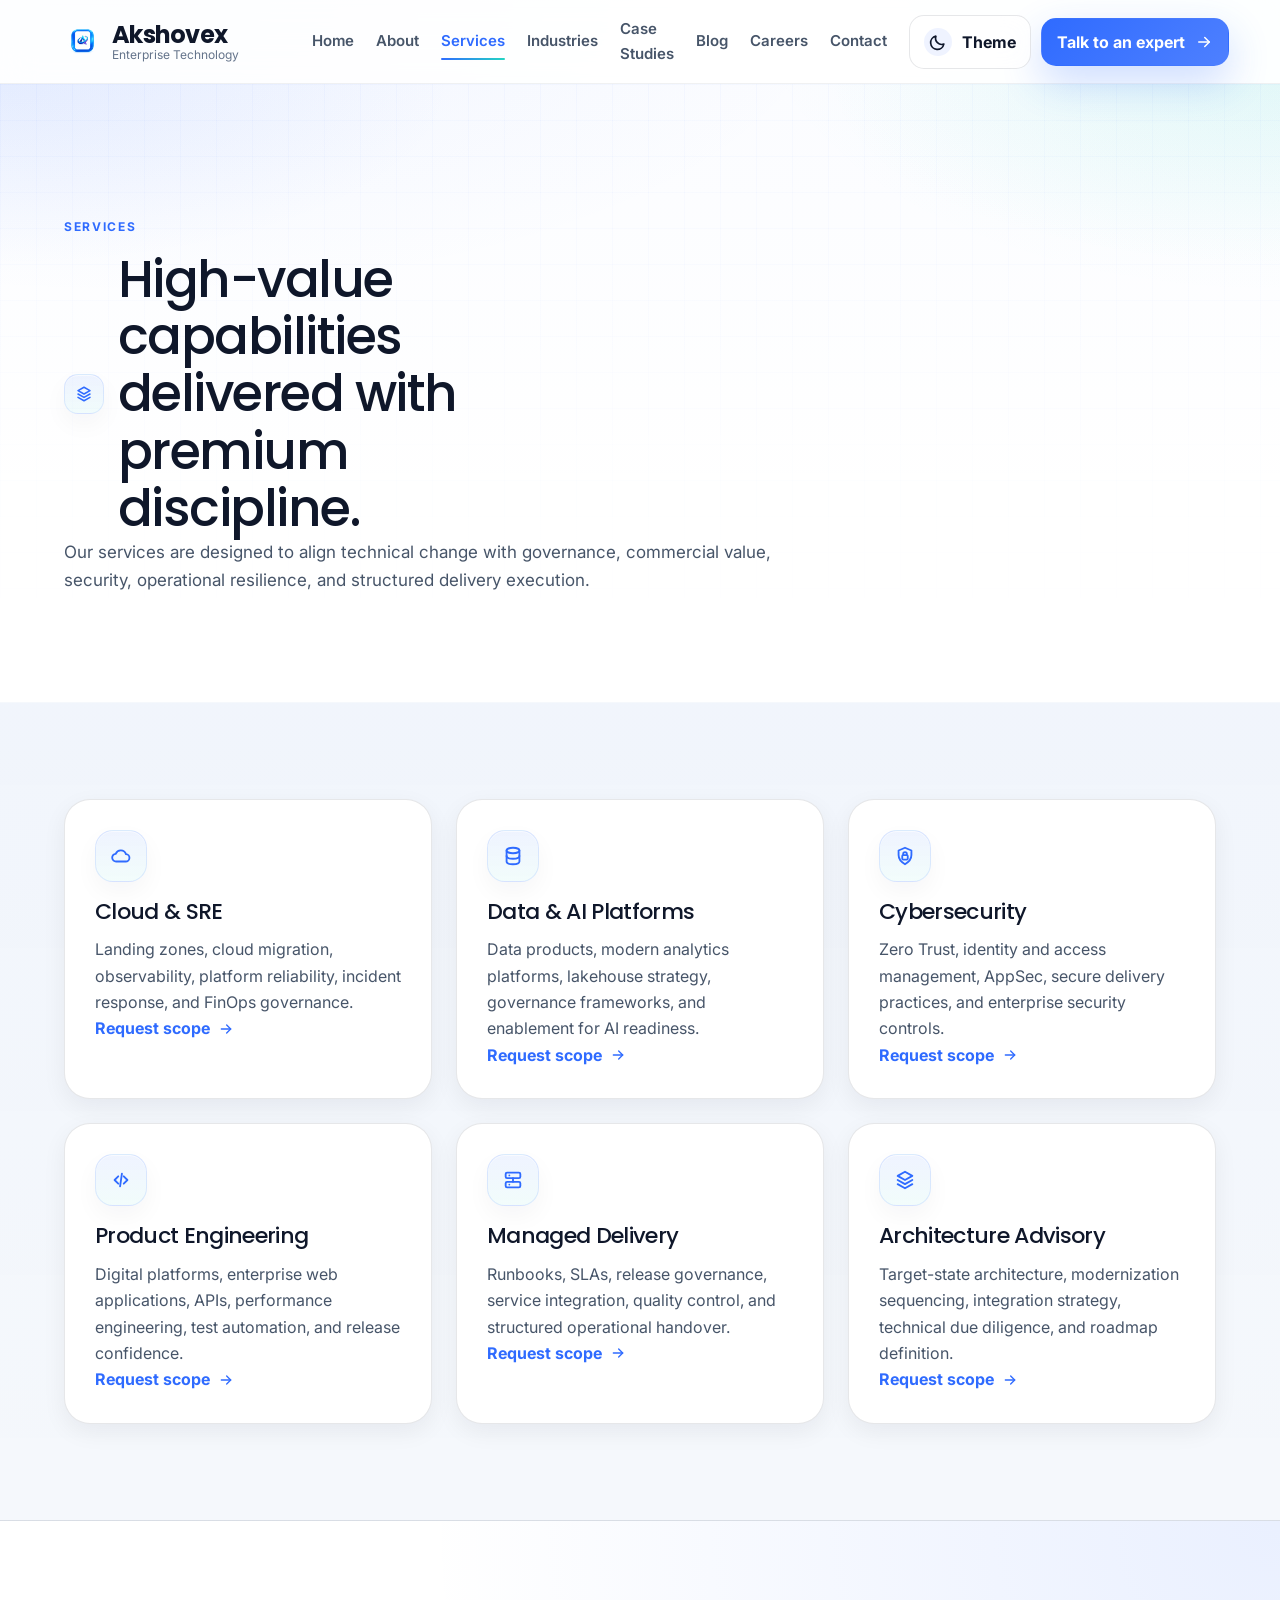
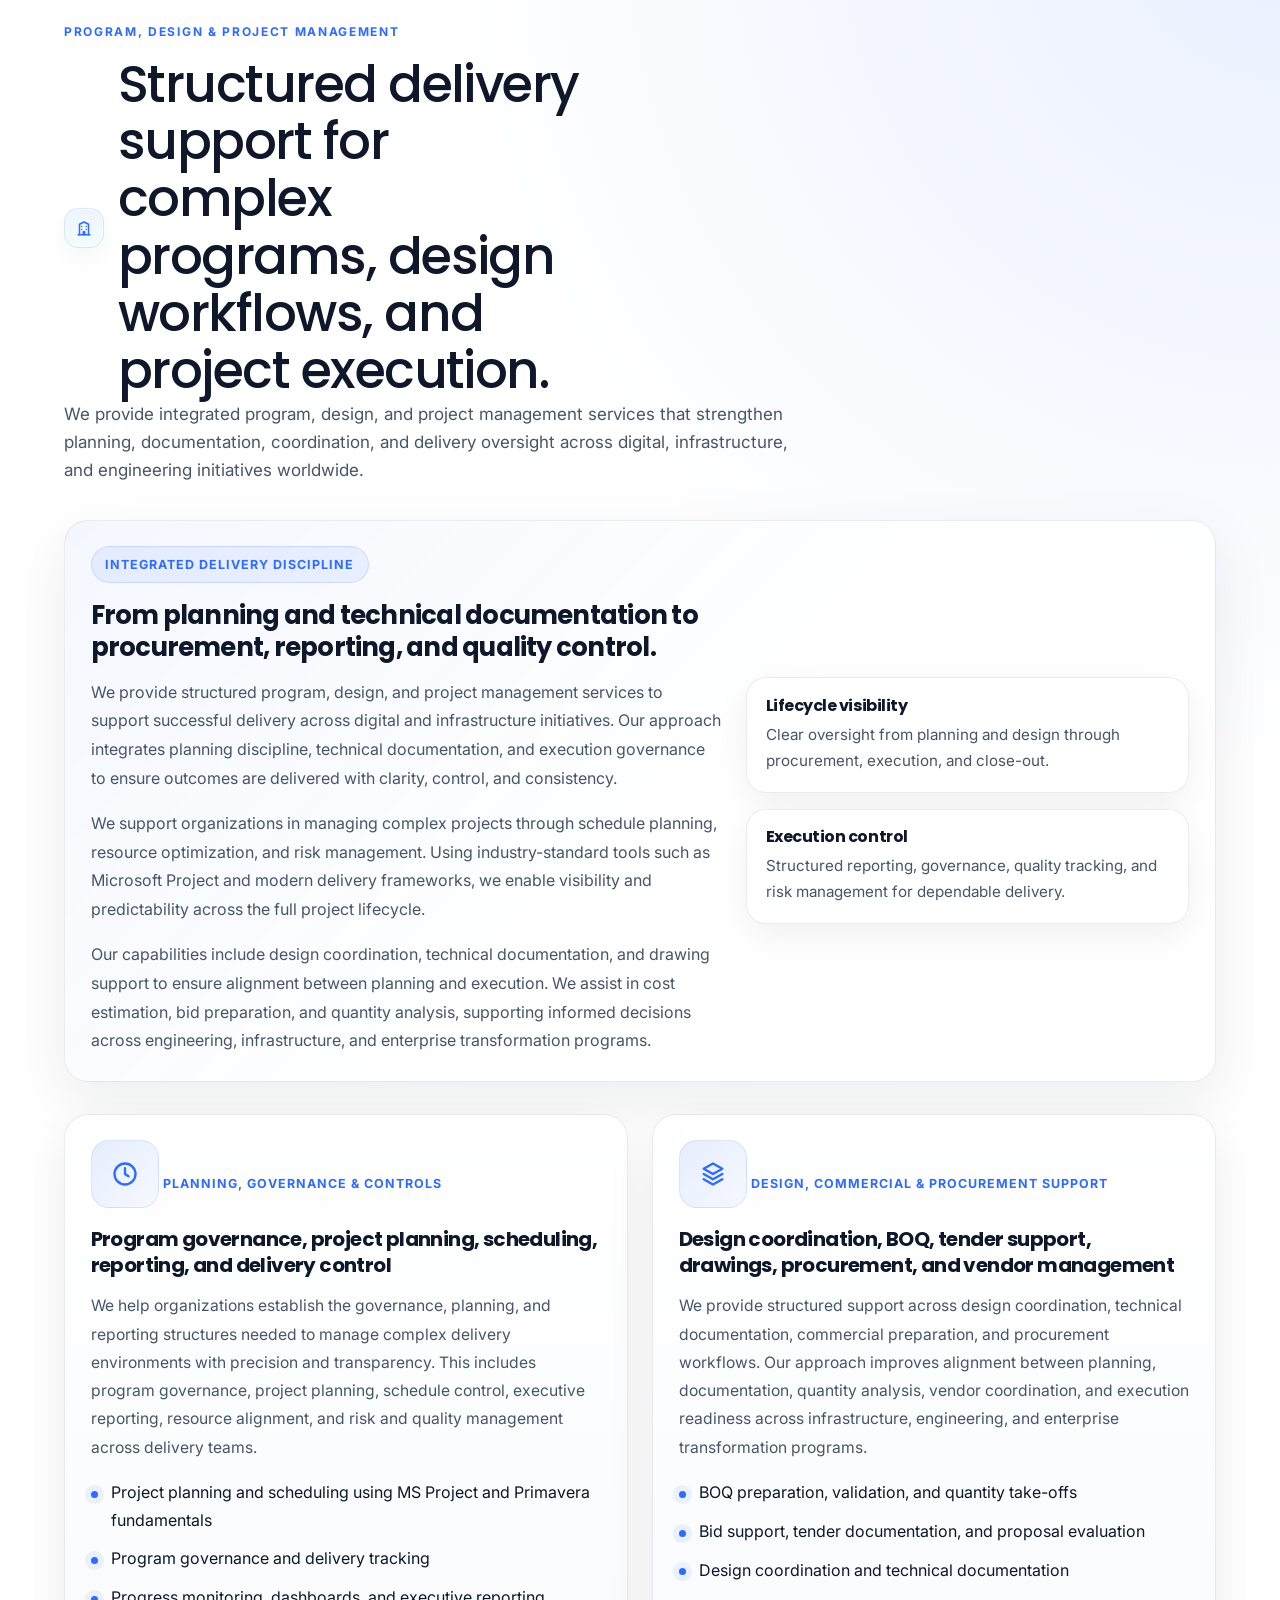
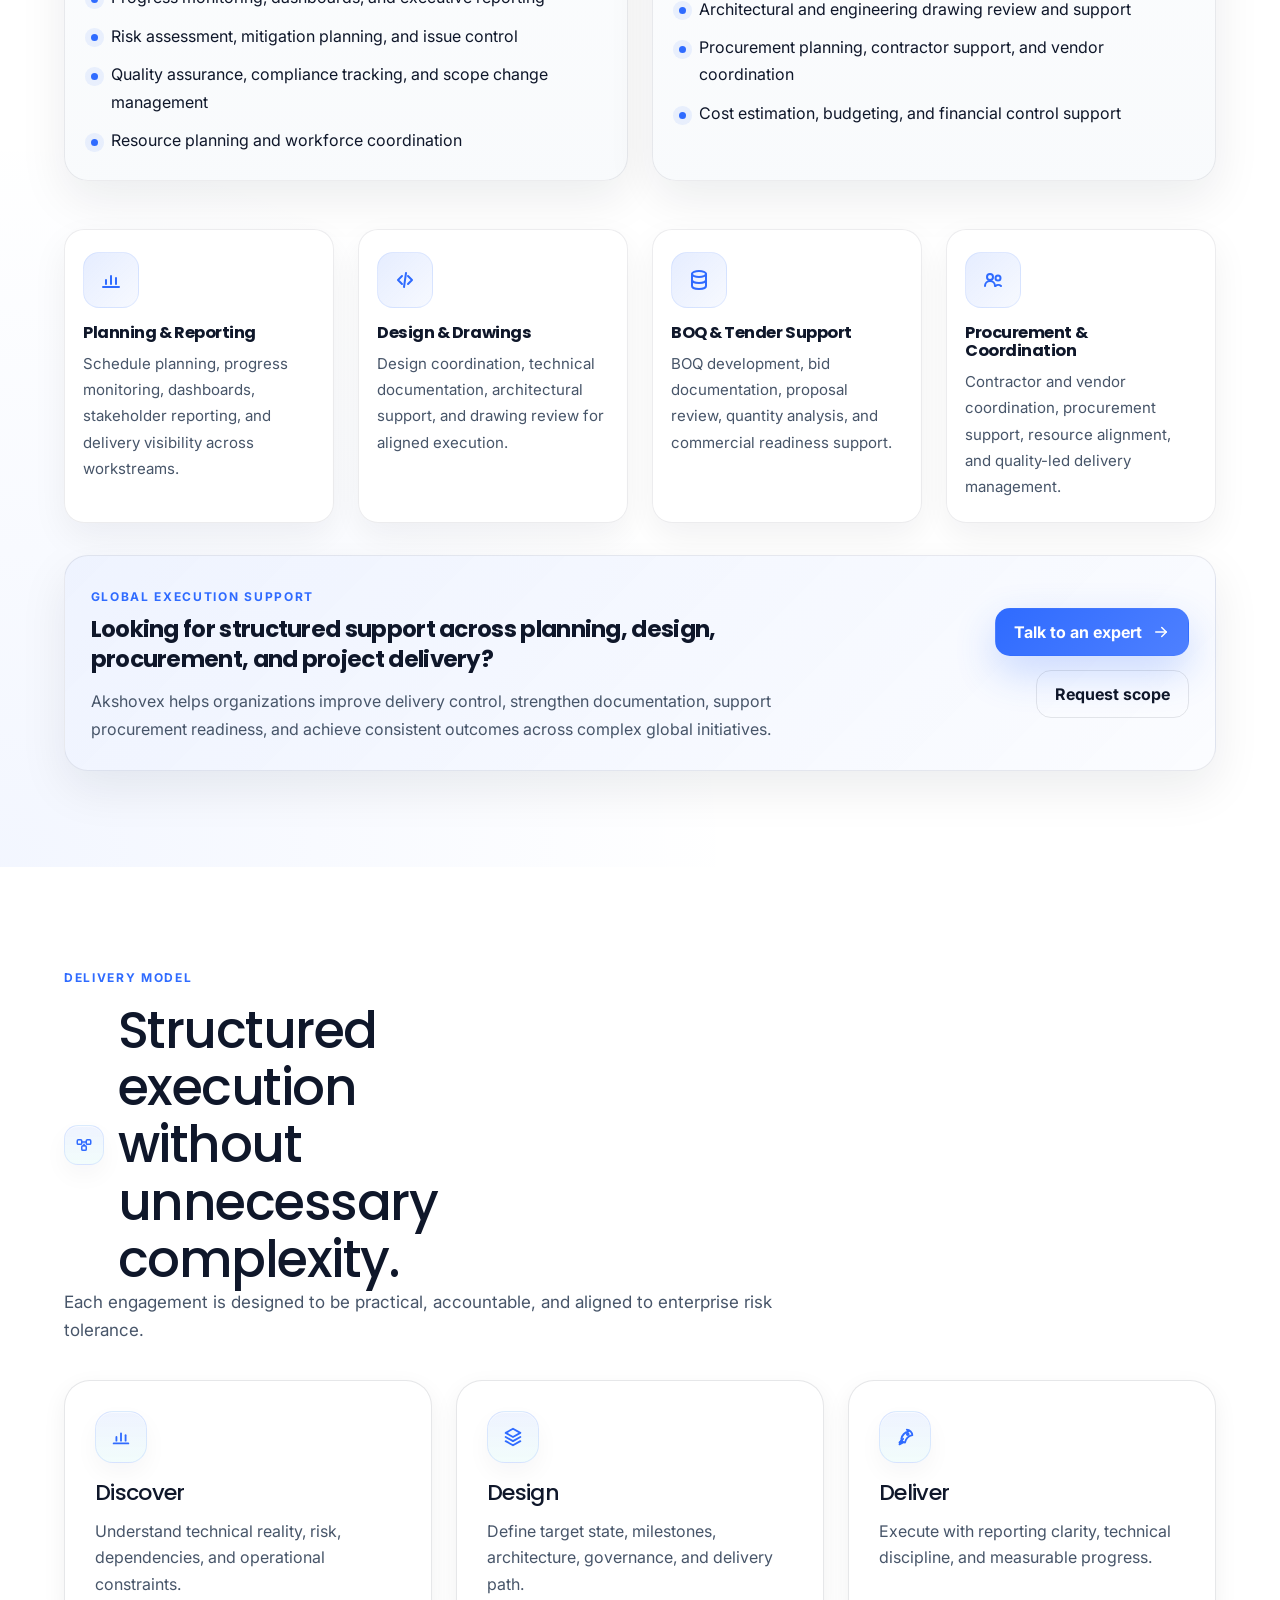
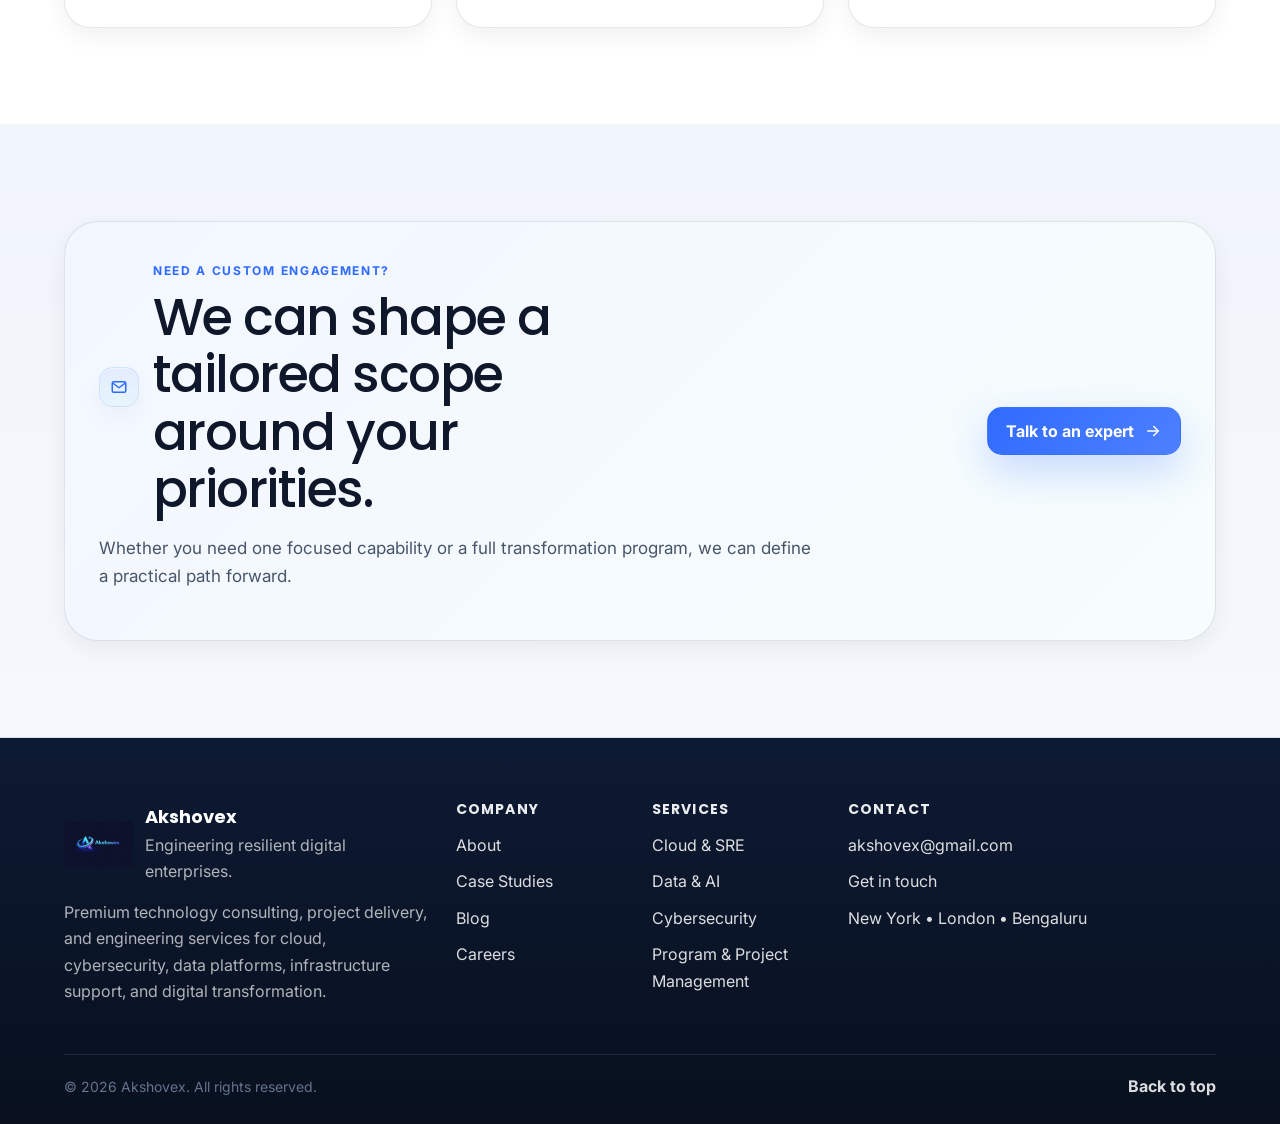
<file: services.html>
<!doctype html>
<html lang="en" class="no-js" data-page="services">
<head>
  <meta charset="utf-8" />
  <meta name="viewport" content="width=device-width, initial-scale=1" />

  <title>Services — Akshovex</title>
  <meta
    name="description"
    content="Explore Akshovex services across cloud, data, cybersecurity, engineering, managed delivery, architecture advisory, and program, design, and project management."
  />
  <meta name="theme-color" content="#2F6BFF" />
  <meta name="robots" content="index, follow" />
  <link rel="canonical" href="https://www.akshovex.com/services.html" />

  <meta property="og:title" content="Services — Akshovex" />
  <meta
    property="og:description"
    content="Enterprise-grade consulting, engineering, and delivery services built for modern organizations."
  />
  <meta property="og:type" content="website" />
  <meta property="og:url" content="https://www.akshovex.com/services.html" />

  <link rel="preconnect" href="https://fonts.googleapis.com" />
  <link rel="preconnect" href="https://fonts.gstatic.com" crossorigin />
  <link
    href="https://fonts.googleapis.com/css2?family=Inter:wght@400;500;600;700&family=Poppins:wght@600;700;800&display=swap"
    rel="stylesheet"
  />

  <link
    href="https://cdn.jsdelivr.net/npm/bootstrap@5.3.3/dist/css/bootstrap.min.css"
    rel="stylesheet"
    integrity="sha384-QWTKZyjpPEjISv5WaRU9OFeRpok6YctnYmDr5pNlyT2bRjXh0JMhjY6hW+ALEwIH"
    crossorigin="anonymous"
  />

  <link rel="stylesheet" href="main.css" />

  <style>
    /* ==========================================
       Akshovex - Program, Design & Project Management
       Section only
    ========================================== */

    .akx-pdpm-section {
      position: relative;
      overflow: hidden;
    }

    .akx-pdpm-section::before {
      content: "";
      position: absolute;
      inset: 0;
      background:
        radial-gradient(circle at top right, rgba(47, 107, 255, 0.10), transparent 30%),
        radial-gradient(circle at bottom left, rgba(47, 107, 255, 0.06), transparent 26%);
      pointer-events: none;
    }

    .akx-pdpm-section .container {
      position: relative;
      z-index: 1;
    }

    .akx-pdpm-pill {
      display: inline-flex;
      align-items: center;
      padding: 0.45rem 0.85rem;
      margin-bottom: 1rem;
      border-radius: 999px;
      border: 1px solid rgba(47, 107, 255, 0.16);
      background: rgba(47, 107, 255, 0.08);
      color: var(--color-primary, #2F6BFF);
      font-size: 0.78rem;
      font-weight: 700;
      letter-spacing: 0.08em;
      text-transform: uppercase;
    }

    .akx-pdpm-intro {
      margin-top: 2rem;
      margin-bottom: 2rem;
      padding: clamp(1.3rem, 2vw, 2rem);
      border: 1px solid rgba(15, 23, 42, 0.08);
      border-radius: 24px;
      background:
        linear-gradient(135deg, rgba(47, 107, 255, 0.05), rgba(255, 255, 255, 0) 55%),
        rgba(255, 255, 255, 0.84);
      box-shadow: 0 20px 60px rgba(15, 23, 42, 0.08);
      backdrop-filter: blur(10px);
    }

    .akx-pdpm-intro__title {
      margin: 0 0 0.9rem;
      font-size: clamp(1.45rem, 2vw, 2rem);
      line-height: 1.25;
      font-weight: 700;
      color: var(--color-heading, #0f172a);
    }

    .akx-pdpm-intro__text {
      margin: 0 0 1rem;
      font-size: 1rem;
      line-height: 1.8;
      color: var(--color-text, #475569);
    }

    .akx-pdpm-intro__text:last-child {
      margin-bottom: 0;
    }

    .akx-pdpm-intro__panel {
      display: grid;
      gap: 1rem;
    }

    .akx-pdpm-metric {
      padding: 1.15rem 1.2rem;
      border-radius: 20px;
      background: rgba(255, 255, 255, 0.92);
      border: 1px solid rgba(15, 23, 42, 0.08);
      box-shadow: 0 12px 34px rgba(15, 23, 42, 0.06);
    }

    .akx-pdpm-metric h4 {
      margin: 0 0 0.45rem;
      font-size: 1rem;
      font-weight: 700;
      color: var(--color-heading, #0f172a);
    }

    .akx-pdpm-metric p {
      margin: 0;
      font-size: 0.95rem;
      line-height: 1.7;
      color: var(--color-text, #475569);
    }

    .akx-pdpm-main {
      margin-bottom: 0.5rem;
    }

    .akx-pdpm-card {
      position: relative;
      padding: clamp(1.4rem, 2vw, 2rem);
      border-radius: 24px;
      border: 1px solid rgba(15, 23, 42, 0.08);
      background:
        linear-gradient(180deg, rgba(255,255,255,0.96), rgba(248,250,252,0.96)),
        linear-gradient(135deg, rgba(47, 107, 255, 0.05), transparent);
      box-shadow: 0 18px 48px rgba(15, 23, 42, 0.08);
      transition: transform 0.28s ease, box-shadow 0.28s ease, border-color 0.28s ease;
    }

    .akx-pdpm-card:hover {
      transform: translateY(-6px);
      border-color: rgba(47, 107, 255, 0.18);
      box-shadow: 0 24px 60px rgba(15, 23, 42, 0.12);
    }

    .akx-pdpm-card__icon {
      display: inline-flex;
      align-items: center;
      justify-content: center;
      width: 68px;
      height: 68px;
      margin-bottom: 1.1rem;
      border-radius: 18px;
      background: linear-gradient(135deg, rgba(47, 107, 255, 0.12), rgba(47, 107, 255, 0.04));
      border: 1px solid rgba(47, 107, 255, 0.12);
      color: var(--color-primary, #2F6BFF);
    }

    .akx-pdpm-card__icon .icon {
      width: 28px;
      height: 28px;
    }

    .akx-pdpm-card__eyebrow {
      display: inline-block;
      margin-bottom: 0.7rem;
      font-size: 0.78rem;
      font-weight: 700;
      letter-spacing: 0.08em;
      text-transform: uppercase;
      color: var(--color-primary, #2F6BFF);
    }

    .akx-pdpm-card__title {
      margin: 0 0 0.9rem;
      font-size: clamp(1.25rem, 1.5vw, 1.6rem);
      line-height: 1.3;
      font-weight: 700;
      color: var(--color-heading, #0f172a);
    }

    .akx-pdpm-card__text {
      margin: 0 0 1.1rem;
      font-size: 0.98rem;
      line-height: 1.8;
      color: var(--color-text, #475569);
    }

    .akx-pdpm-list {
      list-style: none;
      margin: 0;
      padding: 0;
    }

    .akx-pdpm-list li {
      position: relative;
      padding-left: 1.3rem;
      margin-bottom: 0.72rem;
      line-height: 1.7;
      color: var(--color-heading, #0f172a);
    }

    .akx-pdpm-list li:last-child {
      margin-bottom: 0;
    }

    .akx-pdpm-list li::before {
      content: "";
      position: absolute;
      top: 0.72rem;
      left: 0;
      width: 7px;
      height: 7px;
      border-radius: 50%;
      background: var(--color-primary, #2F6BFF);
      box-shadow: 0 0 0 6px rgba(47, 107, 255, 0.08);
    }

    .akx-pdpm-features {
      margin-top: 1.5rem;
    }

    .akx-pdpm-mini {
      height: 100%;
      padding: 1.35rem 1.15rem;
      border-radius: 20px;
      background: rgba(255,255,255,0.9);
      border: 1px solid rgba(15, 23, 42, 0.08);
      box-shadow: 0 14px 36px rgba(15, 23, 42, 0.06);
      transition: transform 0.25s ease, box-shadow 0.25s ease, border-color 0.25s ease;
    }

    .akx-pdpm-mini:hover {
      transform: translateY(-4px);
      border-color: rgba(47, 107, 255, 0.16);
      box-shadow: 0 18px 42px rgba(15, 23, 42, 0.09);
    }

    .akx-pdpm-mini__icon {
      display: inline-flex;
      align-items: center;
      justify-content: center;
      width: 56px;
      height: 56px;
      margin-bottom: 1rem;
      border-radius: 16px;
      background: linear-gradient(135deg, rgba(47, 107, 255, 0.12), rgba(47, 107, 255, 0.04));
      border: 1px solid rgba(47, 107, 255, 0.10);
      color: var(--color-primary, #2F6BFF);
    }

    .akx-pdpm-mini__icon .icon {
      width: 24px;
      height: 24px;
    }

    .akx-pdpm-mini__title {
      margin: 0 0 0.55rem;
      font-size: 1.02rem;
      font-weight: 700;
      color: var(--color-heading, #0f172a);
    }

    .akx-pdpm-mini__text {
      margin: 0;
      font-size: 0.94rem;
      line-height: 1.75;
      color: var(--color-text, #475569);
    }

    .akx-pdpm-cta {
      margin-top: 2rem;
      padding: clamp(1.35rem, 2vw, 2rem);
      border-radius: 24px;
      border: 1px solid rgba(15, 23, 42, 0.08);
      background:
        linear-gradient(135deg, rgba(47, 107, 255, 0.08), rgba(47, 107, 255, 0.02)),
        #ffffff;
      box-shadow: 0 18px 48px rgba(15, 23, 42, 0.08);
    }

    .akx-pdpm-cta__title {
      margin: 0 0 0.75rem;
      font-size: clamp(1.3rem, 1.8vw, 1.8rem);
      line-height: 1.3;
      font-weight: 700;
      color: var(--color-heading, #0f172a);
    }

    .akx-pdpm-cta__text {
      color: var(--color-text, #475569);
      line-height: 1.8;
    }

    .akx-pdpm-cta__actions {
      display: flex;
      flex-wrap: wrap;
      gap: 0.85rem;
      justify-content: flex-start;
    }

    @media (min-width: 992px) {
      .akx-pdpm-cta__actions {
        justify-content: flex-end;
        align-items: center;
        height: 100%;
      }
    }

    @media (max-width: 991.98px) {
      .akx-pdpm-intro,
      .akx-pdpm-card,
      .akx-pdpm-cta {
        border-radius: 22px;
      }
    }

    @media (max-width: 767.98px) {
      .akx-pdpm-intro,
      .akx-pdpm-card,
      .akx-pdpm-cta {
        padding: 1.15rem;
      }

      .akx-pdpm-mini {
        padding: 1.1rem;
      }

      .akx-pdpm-card__icon {
        width: 60px;
        height: 60px;
        border-radius: 16px;
      }

      .akx-pdpm-mini__icon {
        width: 52px;
        height: 52px;
        border-radius: 14px;
      }

      .akx-pdpm-cta__actions .btn {
        width: 100%;
        justify-content: center;
      }
    }
  </style>
</head>

<body>
  <svg xmlns="http://www.w3.org/2000/svg" style="position:absolute;width:0;height:0;overflow:hidden">
    <symbol id="icon-arrow" viewBox="0 0 24 24">
      <path d="M5 12h14" fill="none" stroke="currentColor" stroke-width="2" stroke-linecap="round" stroke-linejoin="round"/>
      <path d="M13 6l6 6-6 6" fill="none" stroke="currentColor" stroke-width="2" stroke-linecap="round" stroke-linejoin="round"/>
    </symbol>

    <symbol id="icon-arrow-up" viewBox="0 0 24 24">
      <path d="M12 19V5" fill="none" stroke="currentColor" stroke-width="2" stroke-linecap="round" stroke-linejoin="round"/>
      <path d="M6 11l6-6 6 6" fill="none" stroke="currentColor" stroke-width="2" stroke-linecap="round" stroke-linejoin="round"/>
    </symbol>

    <symbol id="icon-play" viewBox="0 0 24 24">
      <path d="M8 6.5l9 5.5-9 5.5z" fill="none" stroke="currentColor" stroke-width="2" stroke-linecap="round" stroke-linejoin="round"/>
    </symbol>

    <symbol id="icon-moon" viewBox="0 0 24 24">
      <path d="M19 14.5A7.5 7.5 0 0 1 9.5 5a8 8 0 1 0 9.5 9.5z" fill="none" stroke="currentColor" stroke-width="2" stroke-linecap="round" stroke-linejoin="round"/>
    </symbol>

    <symbol id="icon-sun" viewBox="0 0 24 24">
      <circle cx="12" cy="12" r="4" fill="none" stroke="currentColor" stroke-width="2" stroke-linecap="round" stroke-linejoin="round"/>
      <path d="M12 2v2.5" fill="none" stroke="currentColor" stroke-width="2" stroke-linecap="round" stroke-linejoin="round"/>
      <path d="M12 19.5V22" fill="none" stroke="currentColor" stroke-width="2" stroke-linecap="round" stroke-linejoin="round"/>
      <path d="M2 12h2.5" fill="none" stroke="currentColor" stroke-width="2" stroke-linecap="round" stroke-linejoin="round"/>
      <path d="M19.5 12H22" fill="none" stroke="currentColor" stroke-width="2" stroke-linecap="round" stroke-linejoin="round"/>
      <path d="M4.9 4.9l1.8 1.8" fill="none" stroke="currentColor" stroke-width="2" stroke-linecap="round" stroke-linejoin="round"/>
      <path d="M17.3 17.3l1.8 1.8" fill="none" stroke="currentColor" stroke-width="2" stroke-linecap="round" stroke-linejoin="round"/>
      <path d="M4.9 19.1l1.8-1.8" fill="none" stroke="currentColor" stroke-width="2" stroke-linecap="round" stroke-linejoin="round"/>
      <path d="M17.3 6.7l1.8-1.8" fill="none" stroke="currentColor" stroke-width="2" stroke-linecap="round" stroke-linejoin="round"/>
    </symbol>

    <symbol id="icon-chevron-left" viewBox="0 0 24 24">
      <path d="M15 18l-6-6 6-6" fill="none" stroke="currentColor" stroke-width="2" stroke-linecap="round" stroke-linejoin="round"/>
    </symbol>

    <symbol id="icon-chevron-right" viewBox="0 0 24 24">
      <path d="M9 18l6-6-6-6" fill="none" stroke="currentColor" stroke-width="2" stroke-linecap="round" stroke-linejoin="round"/>
    </symbol>

    <symbol id="icon-cloud" viewBox="0 0 24 24">
      <path d="M7 18h10a4 4 0 0 0 .4-8A6 6 0 0 0 6.2 9.6 3.5 3.5 0 0 0 7 18z" fill="none" stroke="currentColor" stroke-width="2" stroke-linecap="round" stroke-linejoin="round"/>
    </symbol>

    <symbol id="icon-data" viewBox="0 0 24 24">
      <rect x="4" y="5" width="16" height="4" rx="1" fill="none" stroke="currentColor" stroke-width="2" stroke-linecap="round" stroke-linejoin="round"/>
      <rect x="4" y="10" width="11" height="4" rx="1" fill="none" stroke="currentColor" stroke-width="2" stroke-linecap="round" stroke-linejoin="round"/>
      <rect x="4" y="15" width="14" height="4" rx="1" fill="none" stroke="currentColor" stroke-width="2" stroke-linecap="round" stroke-linejoin="round"/>
    </symbol>

    <symbol id="icon-database" viewBox="0 0 24 24">
      <ellipse cx="12" cy="6" rx="7" ry="3" fill="none" stroke="currentColor" stroke-width="2" stroke-linecap="round" stroke-linejoin="round"/>
      <path d="M5 6v6c0 1.7 3.1 3 7 3s7-1.3 7-3V6" fill="none" stroke="currentColor" stroke-width="2" stroke-linecap="round" stroke-linejoin="round"/>
      <path d="M5 12v6c0 1.7 3.1 3 7 3s7-1.3 7-3v-6" fill="none" stroke="currentColor" stroke-width="2" stroke-linecap="round" stroke-linejoin="round"/>
    </symbol>

    <symbol id="icon-lock" viewBox="0 0 24 24">
      <rect x="5" y="11" width="14" height="9" rx="2" fill="none" stroke="currentColor" stroke-width="2" stroke-linecap="round" stroke-linejoin="round"/>
      <path d="M8 11V8a4 4 0 0 1 8 0v3" fill="none" stroke="currentColor" stroke-width="2" stroke-linecap="round" stroke-linejoin="round"/>
    </symbol>

    <symbol id="icon-code" viewBox="0 0 24 24">
      <path d="M9 8l-4 4 4 4" fill="none" stroke="currentColor" stroke-width="2" stroke-linecap="round" stroke-linejoin="round"/>
      <path d="M15 8l4 4-4 4" fill="none" stroke="currentColor" stroke-width="2" stroke-linecap="round" stroke-linejoin="round"/>
      <path d="M13 5l-2 14" fill="none" stroke="currentColor" stroke-width="2" stroke-linecap="round" stroke-linejoin="round"/>
    </symbol>

    <symbol id="icon-shield" viewBox="0 0 24 24">
      <path d="M12 3l7 3v5c0 5-3.5 8-7 10-3.5-2-7-5-7-10V6l7-3z" fill="none" stroke="currentColor" stroke-width="2" stroke-linecap="round" stroke-linejoin="round"/>
    </symbol>

    <symbol id="icon-rocket" viewBox="0 0 24 24">
      <path d="M14 4c3 0 6 3 6 6-4 .9-7.1 4-8 8-3 0-4-1-4-4 .9-4 4-7.1 8-8z" fill="none" stroke="currentColor" stroke-width="2" stroke-linecap="round" stroke-linejoin="round"/>
      <path d="M10 14l-4 4" fill="none" stroke="currentColor" stroke-width="2" stroke-linecap="round" stroke-linejoin="round"/>
      <path d="M8 16l-2 4 4-2" fill="none" stroke="currentColor" stroke-width="2" stroke-linecap="round" stroke-linejoin="round"/>
      <circle cx="15" cy="9" r="1" fill="none" stroke="currentColor" stroke-width="2" stroke-linecap="round" stroke-linejoin="round"/>
    </symbol>

    <symbol id="icon-mail" viewBox="0 0 24 24">
      <rect x="3" y="5" width="18" height="14" rx="2" fill="none" stroke="currentColor" stroke-width="2" stroke-linecap="round" stroke-linejoin="round"/>
      <path d="M4 7l8 6 8-6" fill="none" stroke="currentColor" stroke-width="2" stroke-linecap="round" stroke-linejoin="round"/>
    </symbol>

    <symbol id="icon-location" viewBox="0 0 24 24">
      <path d="M12 21s-5-4.5-5-9a5 5 0 1 1 10 0c0 4.5-5 9-5 9z" fill="none" stroke="currentColor" stroke-width="2" stroke-linecap="round" stroke-linejoin="round"/>
      <circle cx="12" cy="12" r="1.5" fill="none" stroke="currentColor" stroke-width="2" stroke-linecap="round" stroke-linejoin="round"/>
    </symbol>

    <symbol id="icon-clock" viewBox="0 0 24 24">
      <circle cx="12" cy="12" r="9" fill="none" stroke="currentColor" stroke-width="2" stroke-linecap="round" stroke-linejoin="round"/>
      <path d="M12 7v5l3 2" fill="none" stroke="currentColor" stroke-width="2" stroke-linecap="round" stroke-linejoin="round"/>
    </symbol>

    <symbol id="icon-users" viewBox="0 0 24 24">
      <circle cx="9" cy="9" r="3" fill="none" stroke="currentColor" stroke-width="2" stroke-linecap="round" stroke-linejoin="round"/>
      <circle cx="17" cy="10" r="2.5" fill="none" stroke="currentColor" stroke-width="2" stroke-linecap="round" stroke-linejoin="round"/>
      <path d="M4 18a5 5 0 0 1 10 0" fill="none" stroke="currentColor" stroke-width="2" stroke-linecap="round" stroke-linejoin="round"/>
      <path d="M14.5 18a4 4 0 0 1 5.5 0" fill="none" stroke="currentColor" stroke-width="2" stroke-linecap="round" stroke-linejoin="round"/>
    </symbol>

    <symbol id="icon-analytics" viewBox="0 0 24 24">
      <path d="M4 19h16" fill="none" stroke="currentColor" stroke-width="2" stroke-linecap="round" stroke-linejoin="round"/>
      <path d="M7 16v-4" fill="none" stroke="currentColor" stroke-width="2" stroke-linecap="round" stroke-linejoin="round"/>
      <path d="M12 16V8" fill="none" stroke="currentColor" stroke-width="2" stroke-linecap="round" stroke-linejoin="round"/>
      <path d="M17 16v-6" fill="none" stroke="currentColor" stroke-width="2" stroke-linecap="round" stroke-linejoin="round"/>
    </symbol>

    <symbol id="icon-server" viewBox="0 0 24 24">
      <rect x="4" y="4" width="16" height="6" rx="1.5" fill="none" stroke="currentColor" stroke-width="2" stroke-linecap="round" stroke-linejoin="round"/>
      <rect x="4" y="14" width="16" height="6" rx="1.5" fill="none" stroke="currentColor" stroke-width="2" stroke-linecap="round" stroke-linejoin="round"/>
      <path d="M8 7h.01" fill="none" stroke="currentColor" stroke-width="2" stroke-linecap="round" stroke-linejoin="round"/>
      <path d="M8 17h.01" fill="none" stroke="currentColor" stroke-width="2" stroke-linecap="round" stroke-linejoin="round"/>
      <path d="M12 10v4" fill="none" stroke="currentColor" stroke-width="2" stroke-linecap="round" stroke-linejoin="round"/>
    </symbol>

    <symbol id="icon-ai" viewBox="0 0 24 24">
      <rect x="7" y="7" width="10" height="10" rx="2" fill="none" stroke="currentColor" stroke-width="2" stroke-linecap="round" stroke-linejoin="round"/>
      <path d="M9 2v3" fill="none" stroke="currentColor" stroke-width="2" stroke-linecap="round" stroke-linejoin="round"/>
      <path d="M15 2v3" fill="none" stroke="currentColor" stroke-width="2" stroke-linecap="round" stroke-linejoin="round"/>
      <path d="M9 19v3" fill="none" stroke="currentColor" stroke-width="2" stroke-linecap="round" stroke-linejoin="round"/>
      <path d="M15 19v3" fill="none" stroke="currentColor" stroke-width="2" stroke-linecap="round" stroke-linejoin="round"/>
      <path d="M2 9h3" fill="none" stroke="currentColor" stroke-width="2" stroke-linecap="round" stroke-linejoin="round"/>
      <path d="M2 15h3" fill="none" stroke="currentColor" stroke-width="2" stroke-linecap="round" stroke-linejoin="round"/>
      <path d="M19 9h3" fill="none" stroke="currentColor" stroke-width="2" stroke-linecap="round" stroke-linejoin="round"/>
      <path d="M19 15h3" fill="none" stroke="currentColor" stroke-width="2" stroke-linecap="round" stroke-linejoin="round"/>
      <path d="M10 14l2-4 2 4" fill="none" stroke="currentColor" stroke-width="2" stroke-linecap="round" stroke-linejoin="round"/>
      <path d="M10.8 12.5h2.4" fill="none" stroke="currentColor" stroke-width="2" stroke-linecap="round" stroke-linejoin="round"/>
    </symbol>

    <symbol id="icon-cybersecurity" viewBox="0 0 24 24">
      <path d="M12 3l7 3v5c0 5-3.5 8-7 10-3.5-2-7-5-7-10V6l7-3z" fill="none" stroke="currentColor" stroke-width="2" stroke-linecap="round" stroke-linejoin="round"/>
      <rect x="9" y="11" width="6" height="5" rx="1" fill="none" stroke="currentColor" stroke-width="2" stroke-linecap="round" stroke-linejoin="round"/>
      <path d="M10 11V9.8a2 2 0 1 1 4 0V11" fill="none" stroke="currentColor" stroke-width="2" stroke-linecap="round" stroke-linejoin="round"/>
    </symbol>

    <symbol id="icon-integration" viewBox="0 0 24 24">
      <rect x="3" y="5" width="6" height="6" rx="1.5" fill="none" stroke="currentColor" stroke-width="2" stroke-linecap="round" stroke-linejoin="round"/>
      <rect x="15" y="5" width="6" height="6" rx="1.5" fill="none" stroke="currentColor" stroke-width="2" stroke-linecap="round" stroke-linejoin="round"/>
      <rect x="9" y="13" width="6" height="6" rx="1.5" fill="none" stroke="currentColor" stroke-width="2" stroke-linecap="round" stroke-linejoin="round"/>
      <path d="M9 8h6" fill="none" stroke="currentColor" stroke-width="2" stroke-linecap="round" stroke-linejoin="round"/>
      <path d="M12 11v2" fill="none" stroke="currentColor" stroke-width="2" stroke-linecap="round" stroke-linejoin="round"/>
    </symbol>

    <symbol id="icon-platform" viewBox="0 0 24 24">
      <path d="M12 3l8 4.5-8 4.5-8-4.5 8-4.5z" fill="none" stroke="currentColor" stroke-width="2" stroke-linecap="round" stroke-linejoin="round"/>
      <path d="M4 12l8 4.5 8-4.5" fill="none" stroke="currentColor" stroke-width="2" stroke-linecap="round" stroke-linejoin="round"/>
      <path d="M4 16.5L12 21l8-4.5" fill="none" stroke="currentColor" stroke-width="2" stroke-linecap="round" stroke-linejoin="round"/>
    </symbol>

    <symbol id="icon-enterprise" viewBox="0 0 24 24">
      <path d="M4 21h16" fill="none" stroke="currentColor" stroke-width="2" stroke-linecap="round" stroke-linejoin="round"/>
      <path d="M6 21V7l6-3 6 3v14" fill="none" stroke="currentColor" stroke-width="2" stroke-linecap="round" stroke-linejoin="round"/>
      <path d="M9 10h.01" fill="none" stroke="currentColor" stroke-width="2" stroke-linecap="round" stroke-linejoin="round"/>
      <path d="M15 10h.01" fill="none" stroke="currentColor" stroke-width="2" stroke-linecap="round" stroke-linejoin="round"/>
      <path d="M9 14h.01" fill="none" stroke="currentColor" stroke-width="2" stroke-linecap="round" stroke-linejoin="round"/>
      <path d="M15 14h.01" fill="none" stroke="currentColor" stroke-width="2" stroke-linecap="round" stroke-linejoin="round"/>
      <path d="M11 21v-4h2v4" fill="none" stroke="currentColor" stroke-width="2" stroke-linecap="round" stroke-linejoin="round"/>
    </symbol>
  </svg>

  <a class="skip-link" href="#main">Skip to content</a>

  <div class="site-loader" id="siteLoader" aria-hidden="true">
    <div class="site-loader__inner" role="status" aria-label="Loading">
      <div class="site-loader__spinner"></div>
      <div class="site-loader__brand">Akshovex</div>
    </div>
  </div>

  <button class="back-to-top" id="backToTop" type="button" aria-label="Back to top">
    <svg class="icon" aria-hidden="true">
      <use href="#icon-arrow-up"></use>
    </svg>
  </button>

  <header class="site-header" id="top">
    <div class="container">
      <div class="site-header__inner">
        <a class="brand" href="index.html" aria-label="Akshovex home">
          <span class="brand__mark">
            <img src="logo-icon.png" alt="Akshovex logo">
          </span>

          <span class="brand__text">
            <span class="brand__name">Akshovex</span>
            <span class="brand__tag">Enterprise Technology</span>
          </span>
        </a>

        <nav class="site-nav" aria-label="Primary navigation">
          <button
            class="site-nav__toggle"
            id="navToggle"
            type="button"
            aria-label="Open menu"
            aria-controls="navMenu"
            aria-expanded="false"
          >
            <span class="site-nav__toggle-line"></span>
          </button>

          <div class="site-nav__menu" id="navMenu">
            <a class="site-nav__link" href="index.html">Home</a>
            <a class="site-nav__link" href="about.html">About</a>
            <a class="site-nav__link is-active" href="services.html">Services</a>
            <a class="site-nav__link" href="industries.html">Industries</a>
            <a class="site-nav__link" href="case-studies.html">Case Studies</a>
            <a class="site-nav__link" href="blog.html">Blog</a>
            <a class="site-nav__link" href="careers.html">Careers</a>
            <a class="site-nav__link" href="contact.html">Contact</a>

            <div class="site-nav__actions">
              <button
                class="btn btn--ghost btn--theme"
                id="themeToggle"
                type="button"
                aria-label="Toggle theme"
                title="Toggle theme"
              >
                <span class="btn__icon btn__icon--theme" aria-hidden="true">
                  <svg class="icon icon--theme" id="themeIcon" viewBox="0 0 24 24">
                    <use href="#icon-moon"></use>
                  </svg>
                </span>
                <span class="btn__label">Theme</span>
              </button>

              <a class="btn btn--primary" href="contact.html">
                <span class="btn__label">Talk to an expert</span>
                <span class="btn__icon" aria-hidden="true">
                  <svg class="icon">
                    <use href="#icon-arrow"></use>
                  </svg>
                </span>
              </a>
            </div>
          </div>
        </nav>
      </div>
    </div>
  </header>

  <main id="main">
    <section class="page-hero section">
      <div class="container">
        <div class="section-heading section-heading--narrow">
          <p class="section-heading__kicker reveal">Services</p>
          <div class="section-heading__title-row reveal">
            <span class="icon-badge icon-badge--sm" aria-hidden="true">
              <svg class="icon">
                <use href="#icon-platform"></use>
              </svg>
            </span>
            <h1 class="section-heading__title mb-0">
              High-value capabilities delivered with premium discipline.
            </h1>
          </div>
          <p class="section-heading__text reveal">
            Our services are designed to align technical change with governance,
            commercial value, security, operational resilience, and structured delivery execution.
          </p>
        </div>
      </div>
    </section>

    <section class="section section--alt">
      <div class="container">
        <div class="row g-4">
          <div class="col-md-6 col-xl-4">
            <article class="card reveal">
              <div class="icon-badge">
                <svg class="icon" aria-hidden="true">
                  <use href="#icon-cloud"></use>
                </svg>
              </div>
              <h3 class="card__title">Cloud &amp; SRE</h3>
              <p class="card__text">
                Landing zones, cloud migration, observability, platform reliability,
                incident response, and FinOps governance.
              </p>
              <a class="text-link" href="contact.html">
                Request scope
                <svg class="icon icon--sm" aria-hidden="true">
                  <use href="#icon-arrow"></use>
                </svg>
              </a>
            </article>
          </div>

          <div class="col-md-6 col-xl-4">
            <article class="card reveal">
              <div class="icon-badge">
                <svg class="icon" aria-hidden="true">
                  <use href="#icon-database"></use>
                </svg>
              </div>
              <h3 class="card__title">Data &amp; AI Platforms</h3>
              <p class="card__text">
                Data products, modern analytics platforms, lakehouse strategy,
                governance frameworks, and enablement for AI readiness.
              </p>
              <a class="text-link" href="contact.html">
                Request scope
                <svg class="icon icon--sm" aria-hidden="true">
                  <use href="#icon-arrow"></use>
                </svg>
              </a>
            </article>
          </div>

          <div class="col-md-6 col-xl-4">
            <article class="card reveal">
              <div class="icon-badge">
                <svg class="icon" aria-hidden="true">
                  <use href="#icon-cybersecurity"></use>
                </svg>
              </div>
              <h3 class="card__title">Cybersecurity</h3>
              <p class="card__text">
                Zero Trust, identity and access management, AppSec,
                secure delivery practices, and enterprise security controls.
              </p>
              <a class="text-link" href="contact.html">
                Request scope
                <svg class="icon icon--sm" aria-hidden="true">
                  <use href="#icon-arrow"></use>
                </svg>
              </a>
            </article>
          </div>

          <div class="col-md-6 col-xl-4">
            <article class="card reveal">
              <div class="icon-badge">
                <svg class="icon" aria-hidden="true">
                  <use href="#icon-code"></use>
                </svg>
              </div>
              <h3 class="card__title">Product Engineering</h3>
              <p class="card__text">
                Digital platforms, enterprise web applications, APIs,
                performance engineering, test automation, and release confidence.
              </p>
              <a class="text-link" href="contact.html">
                Request scope
                <svg class="icon icon--sm" aria-hidden="true">
                  <use href="#icon-arrow"></use>
                </svg>
              </a>
            </article>
          </div>

          <div class="col-md-6 col-xl-4">
            <article class="card reveal">
              <div class="icon-badge">
                <svg class="icon" aria-hidden="true">
                  <use href="#icon-server"></use>
                </svg>
              </div>
              <h3 class="card__title">Managed Delivery</h3>
              <p class="card__text">
                Runbooks, SLAs, release governance, service integration,
                quality control, and structured operational handover.
              </p>
              <a class="text-link" href="contact.html">
                Request scope
                <svg class="icon icon--sm" aria-hidden="true">
                  <use href="#icon-arrow"></use>
                </svg>
              </a>
            </article>
          </div>

          <div class="col-md-6 col-xl-4">
            <article class="card reveal">
              <div class="icon-badge">
                <svg class="icon" aria-hidden="true">
                  <use href="#icon-platform"></use>
                </svg>
              </div>
              <h3 class="card__title">Architecture Advisory</h3>
              <p class="card__text">
                Target-state architecture, modernization sequencing,
                integration strategy, technical due diligence, and roadmap definition.
              </p>
              <a class="text-link" href="contact.html">
                Request scope
                <svg class="icon icon--sm" aria-hidden="true">
                  <use href="#icon-arrow"></use>
                </svg>
              </a>
            </article>
          </div>
        </div>
      </div>
    </section>

    <section class="section akx-pdpm-section">
      <div class="container">
        <div class="section-heading section-heading--narrow">
          <p class="section-heading__kicker reveal">Program, Design &amp; Project Management</p>
          <div class="section-heading__title-row reveal">
            <span class="icon-badge icon-badge--sm" aria-hidden="true">
              <svg class="icon">
                <use href="#icon-enterprise"></use>
              </svg>
            </span>
            <h2 class="section-heading__title mb-0">
              Structured delivery support for complex programs, design workflows, and project execution.
            </h2>
          </div>
          <p class="section-heading__text reveal">
            We provide integrated program, design, and project management services that strengthen planning, documentation, coordination, and delivery oversight across digital, infrastructure, and engineering initiatives worldwide.
          </p>
        </div>

        <div class="akx-pdpm-intro reveal">
          <div class="row g-4 align-items-center">
            <div class="col-lg-7">
              <div class="akx-pdpm-intro__content">
                <span class="akx-pdpm-pill">Integrated delivery discipline</span>
                <h3 class="akx-pdpm-intro__title">
                  From planning and technical documentation to procurement, reporting, and quality control.
                </h3>
                <p class="akx-pdpm-intro__text">
                  We provide structured program, design, and project management services to support successful delivery across digital and infrastructure initiatives. Our approach integrates planning discipline, technical documentation, and execution governance to ensure outcomes are delivered with clarity, control, and consistency.
                </p>
                <p class="akx-pdpm-intro__text">
                  We support organizations in managing complex projects through schedule planning, resource optimization, and risk management. Using industry-standard tools such as Microsoft Project and modern delivery frameworks, we enable visibility and predictability across the full project lifecycle.
                </p>
                <p class="akx-pdpm-intro__text">
                  Our capabilities include design coordination, technical documentation, and drawing support to ensure alignment between planning and execution. We assist in cost estimation, bid preparation, and quantity analysis, supporting informed decisions across engineering, infrastructure, and enterprise transformation programs.
                </p>
              </div>
            </div>

            <div class="col-lg-5">
              <div class="akx-pdpm-intro__panel">
                <div class="akx-pdpm-metric">
                  <h4>Lifecycle visibility</h4>
                  <p>Clear oversight from planning and design through procurement, execution, and close-out.</p>
                </div>
                <div class="akx-pdpm-metric">
                  <h4>Execution control</h4>
                  <p>Structured reporting, governance, quality tracking, and risk management for dependable delivery.</p>
                </div>
              </div>
            </div>
          </div>
        </div>

        <div class="row g-4 akx-pdpm-main">
          <div class="col-lg-6">
            <article class="akx-pdpm-card reveal h-100">
              <div class="akx-pdpm-card__icon">
                <svg class="icon" aria-hidden="true">
                  <use href="#icon-clock"></use>
                </svg>
              </div>

              <span class="akx-pdpm-card__eyebrow">Planning, Governance &amp; Controls</span>
              <h3 class="akx-pdpm-card__title">
                Program governance, project planning, scheduling, reporting, and delivery control
              </h3>
              <p class="akx-pdpm-card__text">
                We help organizations establish the governance, planning, and reporting structures needed to manage complex delivery environments with precision and transparency. This includes program governance, project planning, schedule control, executive reporting, resource alignment, and risk and quality management across delivery teams.
              </p>

              <ul class="akx-pdpm-list">
                <li>Project planning and scheduling using MS Project and Primavera fundamentals</li>
                <li>Program governance and delivery tracking</li>
                <li>Progress monitoring, dashboards, and executive reporting</li>
                <li>Risk assessment, mitigation planning, and issue control</li>
                <li>Quality assurance, compliance tracking, and scope change management</li>
                <li>Resource planning and workforce coordination</li>
              </ul>
            </article>
          </div>

          <div class="col-lg-6">
            <article class="akx-pdpm-card reveal h-100">
              <div class="akx-pdpm-card__icon">
                <svg class="icon" aria-hidden="true">
                  <use href="#icon-platform"></use>
                </svg>
              </div>

              <span class="akx-pdpm-card__eyebrow">Design, Commercial &amp; Procurement Support</span>
              <h3 class="akx-pdpm-card__title">
                Design coordination, BOQ, tender support, drawings, procurement, and vendor management
              </h3>
              <p class="akx-pdpm-card__text">
                We provide structured support across design coordination, technical documentation, commercial preparation, and procurement workflows. Our approach improves alignment between planning, documentation, quantity analysis, vendor coordination, and execution readiness across infrastructure, engineering, and enterprise transformation programs.
              </p>

              <ul class="akx-pdpm-list">
                <li>BOQ preparation, validation, and quantity take-offs</li>
                <li>Bid support, tender documentation, and proposal evaluation</li>
                <li>Design coordination and technical documentation</li>
                <li>Architectural and engineering drawing review and support</li>
                <li>Procurement planning, contractor support, and vendor coordination</li>
                <li>Cost estimation, budgeting, and financial control support</li>
              </ul>
            </article>
          </div>
        </div>

        <div class="row g-4 akx-pdpm-features">
          <div class="col-sm-6 col-xl-3">
            <article class="akx-pdpm-mini reveal h-100">
              <div class="akx-pdpm-mini__icon">
                <svg class="icon" aria-hidden="true">
                  <use href="#icon-analytics"></use>
                </svg>
              </div>
              <h3 class="akx-pdpm-mini__title">Planning &amp; Reporting</h3>
              <p class="akx-pdpm-mini__text">
                Schedule planning, progress monitoring, dashboards, stakeholder reporting, and delivery visibility across workstreams.
              </p>
            </article>
          </div>

          <div class="col-sm-6 col-xl-3">
            <article class="akx-pdpm-mini reveal h-100">
              <div class="akx-pdpm-mini__icon">
                <svg class="icon" aria-hidden="true">
                  <use href="#icon-code"></use>
                </svg>
              </div>
              <h3 class="akx-pdpm-mini__title">Design &amp; Drawings</h3>
              <p class="akx-pdpm-mini__text">
                Design coordination, technical documentation, architectural support, and drawing review for aligned execution.
              </p>
            </article>
          </div>

          <div class="col-sm-6 col-xl-3">
            <article class="akx-pdpm-mini reveal h-100">
              <div class="akx-pdpm-mini__icon">
                <svg class="icon" aria-hidden="true">
                  <use href="#icon-database"></use>
                </svg>
              </div>
              <h3 class="akx-pdpm-mini__title">BOQ &amp; Tender Support</h3>
              <p class="akx-pdpm-mini__text">
                BOQ development, bid documentation, proposal review, quantity analysis, and commercial readiness support.
              </p>
            </article>
          </div>

          <div class="col-sm-6 col-xl-3">
            <article class="akx-pdpm-mini reveal h-100">
              <div class="akx-pdpm-mini__icon">
                <svg class="icon" aria-hidden="true">
                  <use href="#icon-users"></use>
                </svg>
              </div>
              <h3 class="akx-pdpm-mini__title">Procurement &amp; Coordination</h3>
              <p class="akx-pdpm-mini__text">
                Contractor and vendor coordination, procurement support, resource alignment, and quality-led delivery management.
              </p>
            </article>
          </div>
        </div>

        <div class="akx-pdpm-cta reveal">
          <div class="row g-4 align-items-center">
            <div class="col-lg-8">
              <p class="section-heading__kicker mb-2">Global execution support</p>
              <h3 class="akx-pdpm-cta__title">
                Looking for structured support across planning, design, procurement, and project delivery?
              </h3>
              <p class="akx-pdpm-cta__text mb-0">
                Akshovex helps organizations improve delivery control, strengthen documentation, support procurement readiness, and achieve consistent outcomes across complex global initiatives.
              </p>
            </div>

            <div class="col-lg-4">
              <div class="akx-pdpm-cta__actions">
                <a class="btn btn--primary" href="contact.html">
                  <span class="btn__label">Talk to an expert</span>
                  <span class="btn__icon" aria-hidden="true">
                    <svg class="icon">
                      <use href="#icon-arrow"></use>
                    </svg>
                  </span>
                </a>

                <a class="btn btn--ghost" href="contact.html">
                  <span class="btn__label">Request scope</span>
                </a>
              </div>
            </div>
          </div>
        </div>
      </div>
    </section>

    <section class="section">
      <div class="container">
        <div class="section-heading">
          <p class="section-heading__kicker reveal">Delivery model</p>
          <div class="section-heading__title-row reveal">
            <span class="icon-badge icon-badge--sm" aria-hidden="true">
              <svg class="icon">
                <use href="#icon-integration"></use>
              </svg>
            </span>
            <h2 class="section-heading__title mb-0">
              Structured execution without unnecessary complexity.
            </h2>
          </div>
          <p class="section-heading__text reveal">
            Each engagement is designed to be practical, accountable, and aligned to enterprise risk tolerance.
          </p>
        </div>

        <div class="row g-4">
          <div class="col-md-4">
            <article class="card reveal">
              <div class="icon-badge">
                <svg class="icon" aria-hidden="true">
                  <use href="#icon-analytics"></use>
                </svg>
              </div>
              <h3 class="card__title">Discover</h3>
              <p class="card__text">
                Understand technical reality, risk, dependencies, and operational constraints.
              </p>
            </article>
          </div>

          <div class="col-md-4">
            <article class="card reveal">
              <div class="icon-badge">
                <svg class="icon" aria-hidden="true">
                  <use href="#icon-platform"></use>
                </svg>
              </div>
              <h3 class="card__title">Design</h3>
              <p class="card__text">
                Define target state, milestones, architecture, governance, and delivery path.
              </p>
            </article>
          </div>

          <div class="col-md-4">
            <article class="card reveal">
              <div class="icon-badge">
                <svg class="icon" aria-hidden="true">
                  <use href="#icon-rocket"></use>
                </svg>
              </div>
              <h3 class="card__title">Deliver</h3>
              <p class="card__text">
                Execute with reporting clarity, technical discipline, and measurable progress.
              </p>
            </article>
          </div>
        </div>
      </div>
    </section>

    <section class="section section--alt">
      <div class="container">
        <div class="newsletter reveal">
          <div class="newsletter__copy">
            <div class="section-heading__title-row">
              <span class="icon-badge icon-badge--sm" aria-hidden="true">
                <svg class="icon">
                  <use href="#icon-mail"></use>
                </svg>
              </span>
              <div>
                <p class="section-heading__kicker mb-2">Need a custom engagement?</p>
                <h2 class="section-heading__title mb-0">We can shape a tailored scope around your priorities.</h2>
              </div>
            </div>
            <p class="section-heading__text mt-3">
              Whether you need one focused capability or a full transformation program,
              we can define a practical path forward.
            </p>
          </div>

          <div>
            <a class="btn btn--primary" href="contact.html">
              <span class="btn__label">Talk to an expert</span>
              <span class="btn__icon" aria-hidden="true">
                <svg class="icon">
                  <use href="#icon-arrow"></use>
                </svg>
              </span>
            </a>
          </div>
        </div>
      </div>
    </section>
  </main>

  <footer class="site-footer" aria-label="Footer">
    <div class="container">
      <div class="row gy-4">
        <div class="col-lg-4">
          <div class="footer-brand">
            <div class="footer-brand__top">
              <span class="brand__mark">
                <img src="logo-full.png" alt="Akshovex logo">
              </span>
              <div>
                <div class="footer-brand__name">Akshovex</div>
                <div class="footer-brand__tag">Engineering resilient digital enterprises.</div>
              </div>
            </div>

            <p class="footer-brand__text">
              Premium technology consulting, project delivery, and engineering services for cloud, cybersecurity, data platforms, infrastructure support, and digital transformation.
            </p>
          </div>
        </div>

        <div class="col-6 col-lg-2">
          <h3 class="footer-title">Company</h3>
          <ul class="footer-list">
            <li><a href="about.html">About</a></li>
            <li><a href="case-studies.html">Case Studies</a></li>
            <li><a href="blog.html">Blog</a></li>
            <li><a href="careers.html">Careers</a></li>
          </ul>
        </div>

        <div class="col-6 col-lg-2">
          <h3 class="footer-title">Services</h3>
          <ul class="footer-list">
            <li><a href="services.html">Cloud &amp; SRE</a></li>
            <li><a href="services.html">Data &amp; AI</a></li>
            <li><a href="services.html">Cybersecurity</a></li>
            <li><a href="services.html">Program &amp; Project Management</a></li>
          </ul>
        </div>

        <div class="col-lg-4">
          <h3 class="footer-title">Contact</h3>
          <ul class="footer-list footer-contact-list">
            <li><a href="mailto:akshovex@gmail.com"><span>akshovex@gmail.com</span></a></li>
            <li><a href="contact.html"><span>Get in touch</span></a></li>
            <li><span class="footer-contact-item"><span>New York • London • Bengaluru</span></span></li>
          </ul>
        </div>
      </div>

      <div class="site-footer__bottom">
        <small>© <span id="year"></span> Akshovex. All rights reserved.</small>
        <a class="text-link" href="#top">Back to top</a>
      </div>
    </div>
  </footer>

  <script src="main.js" defer></script>
</body>
</html>
</file>
<file: main.css>
/* =========================================================
   AKSHOVEX - MAIN CSS
   Premium enterprise design system
   Beginner-friendly version
   ========================================================= */

:root {
  --primary: #2f6bff;
  --primary-strong: #1f56d8;
  --accent: #23d5c3;
  --secondary: #0b1b3a;

  --bg: #ffffff;
  --bg-soft: #f5f8fc;
  --bg-alt: #edf3fb;
  --surface: #ffffff;
  --surface-2: #f8fbff;

  --text: #0f172a;
  --text-soft: #475569;
  --text-faint: #64748b;

  --border: rgba(15, 23, 42, 0.1);
  --border-strong: rgba(15, 23, 42, 0.16);

  --success: #0ea56b;
  --danger: #d92d20;
  --warning: #f59e0b;

  --shadow-sm: 0 8px 24px rgba(15, 23, 42, 0.06);
  --shadow-md: 0 18px 50px rgba(15, 23, 42, 0.1);
  --shadow-lg: 0 26px 70px rgba(15, 23, 42, 0.14);

  --radius-sm: 12px;
  --radius-md: 18px;
  --radius-lg: 26px;
  --radius-xl: 34px;

  --container: 1200px;
  --header-h: 84px;

  --space-1: 8px;
  --space-2: 12px;
  --space-3: 16px;
  --space-4: 20px;
  --space-5: 24px;
  --space-6: 32px;
  --space-7: 40px;
  --space-8: 56px;
  --space-9: 72px;
  --space-10: 96px;

  --transition-fast: 220ms cubic-bezier(.2, .8, .2, 1);
  --transition-med: 420ms cubic-bezier(.2, .8, .2, 1);
  --transition-slow: 560ms cubic-bezier(.2, .8, .2, 1);

  --focus-ring: 0 0 0 4px rgba(47, 107, 255, 0.18);
}

html[data-theme="dark"] {
  --bg: #08111f;
  --bg-soft: #0d1728;
  --bg-alt: #0f1b2d;
  --surface: #0e1829;
  --surface-2: #132136;

  --text: #e8eef9;
  --text-soft: rgba(232, 238, 249, 0.76);
  --text-faint: rgba(232, 238, 249, 0.6);

  --border: rgba(255, 255, 255, 0.1);
  --border-strong: rgba(255, 255, 255, 0.16);

  --shadow-sm: 0 10px 28px rgba(0, 0, 0, 0.28);
  --shadow-md: 0 18px 52px rgba(0, 0, 0, 0.34);
  --shadow-lg: 0 28px 72px rgba(0, 0, 0, 0.42);

  --focus-ring: 0 0 0 4px rgba(35, 213, 195, 0.14);
}

/* =========================================================
   RESET / BASE
   ========================================================= */

*,
*::before,
*::after {
  box-sizing: border-box;
}

html {
  scroll-behavior: smooth;
}

html.no-js .reveal {
  opacity: 1;
  transform: none;
}

body {
  margin: 0;
  font-family: "Inter", system-ui, -apple-system, "Segoe UI", Roboto, Arial, sans-serif;
  color: var(--text);
  background:
    radial-gradient(1200px 500px at 10% 0%, rgba(47, 107, 255, 0.05), transparent 60%),
    radial-gradient(900px 500px at 100% 0%, rgba(35, 213, 195, 0.05), transparent 60%),
    var(--bg);
  line-height: 1.65;
  text-rendering: optimizeLegibility;
  -webkit-font-smoothing: antialiased;
  overflow-x: hidden;
}

img,
video {
  max-width: 100%;
  height: auto;
}

svg {
  display: inline-block;
  vertical-align: middle;
}

a {
  color: inherit;
  text-decoration: none;
}

button,
input,
select,
textarea {
  font: inherit;
}

button {
  border: 0;
  background: none;
  cursor: pointer;
}

:focus-visible {
  outline: none;
  box-shadow: var(--focus-ring);
}

::selection {
  background: rgba(47, 107, 255, 0.18);
}

main {
  min-height: 60vh;
}

h1,
h2,
h3,
h4,
h5,
h6 {
  margin: 0 0 12px;
  color: var(--text);
  font-family: "Poppins", "Inter", sans-serif;
  line-height: 1.12;
  letter-spacing: -0.03em;
}

p {
  margin: 0 0 16px;
  color: var(--text-soft);
}

small {
  color: var(--text-faint);
}

/* =========================================================
   TYPOGRAPHY / SECTION HELPERS
   ========================================================= */

.section-heading__kicker,
.eyebrow {
  display: inline-block;
  margin-bottom: 14px;
  color: var(--primary);
  font-size: 12px;
  font-weight: 700;
  letter-spacing: 0.14em;
  text-transform: uppercase;
}

.section-heading__title {
  font-size: clamp(32px, 4vw, 52px);
  max-width: 13ch;
}

.section-heading__text {
  max-width: 68ch;
  font-size: 17px;
}

.section-heading__title-row {
  display: flex;
  align-items: center;
  gap: 14px;
  flex-wrap: wrap;
}

.section-heading--narrow .section-heading__title {
  max-width: 14ch;
}

.container {
  max-width: var(--container);
  margin-inline: auto;
  padding-inline: 24px;
}

.section {
  position: relative;
  padding: var(--space-10) 0;
}

.section--alt {
  background:
    linear-gradient(180deg, rgba(47, 107, 255, 0.02), rgba(47, 107, 255, 0)),
    var(--bg-soft);
  border-top: 1px solid rgba(255, 255, 255, 0.02);
  border-bottom: 1px solid var(--border);
}

.page-hero {
  padding-top: 120px;
  padding-bottom: 56px;
}

.section-heading {
  margin-bottom: 36px;
}

.section-heading--narrow {
  max-width: 860px;
}

.skip-link {
  position: absolute;
  left: -9999px;
  top: 12px;
  z-index: 9999;
  padding: 10px 14px;
  border-radius: 10px;
  background: var(--surface);
  border: 1px solid var(--border);
  color: var(--text);
}

.skip-link:focus {
  left: 12px;
}

.visually-hidden {
  position: absolute !important;
  width: 1px;
  height: 1px;
  margin: -1px;
  padding: 0;
  overflow: hidden;
  clip-path: inset(50%);
  border: 0;
  white-space: nowrap;
}

/* =========================================================
   LOADER / BACK TO TOP
   ========================================================= */

.site-loader {
  position: fixed;
  inset: 0;
  z-index: 3000;
  display: flex;
  align-items: center;
  justify-content: center;
  background: var(--bg);
  transition: opacity var(--transition-med), visibility var(--transition-med);
}

.site-loader.is-hidden {
  opacity: 0;
  visibility: hidden;
  pointer-events: none;
}

.site-loader__inner {
  display: flex;
  flex-direction: column;
  align-items: center;
  gap: 14px;
}



.back-to-top {
  position: fixed;
  right: 22px;
  bottom: 22px;
  z-index: 1200;
  width: 48px;
  height: 48px;
  display: inline-flex;
  align-items: center;
  justify-content: center;
  border-radius: 16px;
  background: linear-gradient(135deg, var(--primary), #4d82ff);
  color: #fff;
  box-shadow: var(--shadow-md);
  opacity: 0;
  visibility: hidden;
  transform: translateY(14px);
  transition:
    opacity var(--transition-fast),
    transform var(--transition-fast),
    visibility var(--transition-fast);
}

.back-to-top.is-visible {
  opacity: 1;
  visibility: visible;
  transform: translateY(0);
}

.back-to-top:hover {
  transform: translateY(-2px);
}

/* =========================================================
   HEADER / NAVIGATION
   ========================================================= */

.site-header {
  position: sticky;
  top: 0;
  z-index: 1400;
  height: var(--header-h);
  display: flex;
  align-items: center;
  background: rgba(255, 255, 255, 0.78);
  border-bottom: 1px solid rgba(15, 23, 42, 0.06);
  backdrop-filter: blur(16px);
  -webkit-backdrop-filter: blur(16px);
  transition:
    background var(--transition-fast),
    box-shadow var(--transition-fast),
    border-color var(--transition-fast);
}

html[data-theme="dark"] .site-header {
  background: rgba(8, 17, 31, 0.78);
  border-bottom-color: rgba(255, 255, 255, 0.08);
}

.site-header.is-scrolled {
  box-shadow: var(--shadow-sm);
}

.site-header__inner {
  width: 100%;
  display: flex;
  align-items: center;
  justify-content: space-between;
  gap: 24px;
}

.brand {
  display: inline-flex;
  align-items: center;
  gap: 12px;
  min-width: 220px;
}

.brand__mark {
  display: inline-flex;
  align-items: center;
  justify-content: center;
  flex: 0 0 auto;
}

.brand__text {
  display: flex;
  flex-direction: column;
  line-height: 1.15;
}

.brand__name {
  font-family: "Poppins", sans-serif;
  font-size: 24px;
  font-weight: 700;
  letter-spacing: -0.03em;
  color: var(--text);
}

.brand__tag {
  font-size: 12px;
  color: var(--text-faint);
}

.site-nav {
  position: relative;
  display: flex;
  align-items: center;
}

.site-nav__toggle {
  display: none;
  width: 46px;
  height: 46px;
  border-radius: 14px;
  border: 1px solid var(--border);
  color: var(--text);
}

.site-nav__toggle-line,
.site-nav__toggle-line::before,
.site-nav__toggle-line::after {
  display: block;
  width: 20px;
  height: 2px;
  background: currentColor;
  border-radius: 999px;
  transition: transform var(--transition-fast), opacity var(--transition-fast);
}

.site-nav__toggle-line {
  position: relative;
  margin: 0 auto;
}

.site-nav__toggle-line::before,
.site-nav__toggle-line::after {
  content: "";
  position: absolute;
  left: 0;
}

.site-nav__toggle-line::before {
  top: -6px;
}

.site-nav__toggle-line::after {
  top: 6px;
}

.site-nav.is-open .site-nav__toggle-line {
  background: transparent;
}

.site-nav.is-open .site-nav__toggle-line::before {
  transform: translateY(6px) rotate(45deg);
}

.site-nav.is-open .site-nav__toggle-line::after {
  transform: translateY(-6px) rotate(-45deg);
}

.site-nav__menu {
  display: flex;
  align-items: center;
  gap: 6px;
}

.site-nav__link {
  position: relative;
  padding: 12px 12px;
  color: var(--text-soft);
  font-size: 14px;
  font-weight: 600;
  border-radius: 12px;
  transition:
    color var(--transition-fast),
    background var(--transition-fast),
    transform var(--transition-fast);
}

.site-nav__link:hover {
  color: var(--text);
  background: rgba(47, 107, 255, 0.06);
}

.site-nav__link.is-active {
  color: var(--primary);
}

.site-nav__link.is-active::after {
  content: "";
  position: absolute;
  left: 10px;
  right: 10px;
  bottom: 6px;
  height: 2px;
  background: linear-gradient(90deg, var(--primary), var(--accent));
  border-radius: 999px;
}

.site-nav__actions {
  display: flex;
  align-items: center;
  gap: 12px;
  margin-left: 14px;
  flex-shrink: 0;
}

.site-nav__actions .btn--primary {
  min-width: 188px;
}

/* =========================================================
   BUTTONS / LINKS / ICONS
   ========================================================= */

.btn {
  display: inline-flex;
  align-items: center;
  justify-content: center;
  gap: 10px;
  min-height: 48px;
  padding: 12px 18px;
  border: 1px solid transparent;
  border-radius: 15px;
  font-weight: 700;
  line-height: 1;
  transition:
    transform var(--transition-fast),
    background var(--transition-fast),
    box-shadow var(--transition-fast),
    border-color var(--transition-fast),
    color var(--transition-fast);
}

.btn:hover {
  transform: translateY(-2px);
}

.btn--primary {
  color: #ffffff;
  background: linear-gradient(135deg, var(--primary), #4e80ff);
  box-shadow: 0 16px 40px rgba(47, 107, 255, 0.24);
}

.btn--primary:hover {
  box-shadow: 0 20px 48px rgba(47, 107, 255, 0.28);
}

.btn--ghost {
  color: var(--text);
  border-color: var(--border);
  background: transparent;
}

.btn--ghost:hover {
  background: rgba(47, 107, 255, 0.05);
}

.btn--soft {
  color: var(--text);
  border-color: rgba(47, 107, 255, 0.14);
  background: rgba(47, 107, 255, 0.06);
}

.btn--soft:hover {
  background: rgba(47, 107, 255, 0.1);
}

.btn__icon {
  display: inline-flex;
  align-items: center;
  justify-content: center;
  line-height: 0;
}

.btn__label {
  white-space: nowrap;
}

.site-nav__actions .btn {
  white-space: nowrap;
}

.text-link {
  display: inline-flex;
  align-items: center;
  gap: 8px;
  color: var(--primary);
  font-weight: 700;
  transition: gap var(--transition-fast), color var(--transition-fast);
}

.text-link:hover {
  gap: 11px;
}

.icon {
  width: 18px;
  height: 18px;
  display: inline-block;
  flex: 0 0 auto;
  color: currentColor;
  fill: none;
  stroke: currentColor;
  overflow: visible;
}

.icon use {
  fill: none;
  stroke: currentColor;
}

.icon--sm {
  width: 16px;
  height: 16px;
}

.icon-badge {
  width: 52px;
  height: 52px;
  margin-bottom: 18px;
  display: inline-flex;
  align-items: center;
  justify-content: center;
  border-radius: 18px;
  color: var(--primary);
  background: linear-gradient(180deg, rgba(47, 107, 255, 0.08), rgba(35, 213, 195, 0.06));
  border: 1px solid rgba(47, 107, 255, 0.12);
  box-shadow:
    inset 0 1px 0 rgba(255, 255, 255, 0.55),
    0 10px 24px rgba(15, 23, 42, 0.04);
  transition:
    transform var(--transition-fast),
    box-shadow var(--transition-fast),
    border-color var(--transition-fast),
    color var(--transition-fast);
}

.icon-badge .icon {
  width: 22px;
  height: 22px;
}

.icon-badge--sm {
  width: 40px;
  height: 40px;
  margin-bottom: 0;
  border-radius: 14px;
}

.icon-badge--sm .icon {
  width: 18px;
  height: 18px;
}

/* =========================================================
   THEME BUTTON FIX
   ========================================================= */

.btn--theme {
  min-width: 132px;
  padding-inline: 16px;
  gap: 10px;
}

.btn__icon--theme {
  width: 28px;
  height: 28px;
  display: inline-flex;
  align-items: center;
  justify-content: center;
  flex: 0 0 auto;
  border-radius: 999px;
  background: rgba(47, 107, 255, 0.08);
}

.icon--theme {
  width: 20px !important;
  height: 20px !important;
  display: inline-block !important;
  color: currentColor !important;
  fill: none !important;
  stroke: currentColor !important;
  opacity: 1 !important;
  visibility: visible !important;
}

#themeToggle {
  position: relative;
  color: var(--text);
  border-color: var(--border);
  background: rgba(255, 255, 255, 0.72);
  backdrop-filter: blur(12px);
  -webkit-backdrop-filter: blur(12px);
  transition:
    transform var(--transition-fast),
    background var(--transition-fast),
    border-color var(--transition-fast),
    box-shadow var(--transition-fast),
    color var(--transition-fast);
}

#themeToggle:hover {
  background: rgba(47, 107, 255, 0.06);
  border-color: rgba(47, 107, 255, 0.18);
  box-shadow: 0 10px 24px rgba(15, 23, 42, 0.08);
}

#themeToggle .btn__label,
#themeToggle .btn__icon,
#themeToggle .icon {
  color: inherit;
}

html[data-theme="dark"] #themeToggle {
  background: rgba(14, 24, 41, 0.82);
  border-color: rgba(255, 255, 255, 0.12);
  color: var(--text);
}

html[data-theme="dark"] #themeToggle:hover {
  background: rgba(35, 213, 195, 0.08);
  border-color: rgba(35, 213, 195, 0.18);
}

html[data-theme="dark"] .btn__icon--theme {
  background: rgba(255, 255, 255, 0.06);
}

/* =========================================================
   HERO
   ========================================================= */

.hero {
  position: relative;
  padding-top: 96px;
  padding-bottom: 90px;
  overflow: hidden;
}

.hero--premium {
  isolation: isolate;
}

.hero__bg {
  position: absolute;
  inset: 0;
  z-index: -1;
  pointer-events: none;
}

.hero__orb {
  position: absolute;
  border-radius: 999px;
  filter: blur(24px);
  opacity: 0.7;
}

.hero__orb--1 {
  top: 40px;
  left: -60px;
  width: 320px;
  height: 320px;
  background: radial-gradient(circle, rgba(47, 107, 255, 0.16), transparent 65%);
}

.hero__orb--2 {
  right: -80px;
  top: 10px;
  width: 360px;
  height: 360px;
  background: radial-gradient(circle, rgba(35, 213, 195, 0.14), transparent 65%);
}

.hero__grid {
  position: absolute;
  inset: 0;
  background-image:
    linear-gradient(rgba(47, 107, 255, 0.04) 1px, transparent 1px),
    linear-gradient(90deg, rgba(47, 107, 255, 0.04) 1px, transparent 1px);
  background-size: 36px 36px;
  mask-image: linear-gradient(180deg, rgba(0, 0, 0, 0.8), transparent 88%);
  -webkit-mask-image: linear-gradient(180deg, rgba(0, 0, 0, 0.8), transparent 88%);
}

html[data-theme="dark"] .hero__grid {
  background-image:
    linear-gradient(rgba(255, 255, 255, 0.035) 1px, transparent 1px),
    linear-gradient(90deg, rgba(255, 255, 255, 0.035) 1px, transparent 1px);
}

.hero__title {
  margin-bottom: 18px;
  font-size: clamp(42px, 5vw, 68px);
  max-width: 12ch;
}

.hero__text {
  max-width: 62ch;
  font-size: 18px;
  margin-bottom: 26px;
}

.hero__actions {
  display: flex;
  flex-wrap: wrap;
  gap: 14px;
  margin-bottom: 28px;
}

.hero__stats {
  display: grid;
  grid-template-columns: repeat(3, minmax(0, 1fr));
  gap: 18px;
  margin-bottom: 22px;
}

.hero-trust {
  display: flex;
  flex-wrap: wrap;
  gap: 14px;
  margin-top: 8px;
}

.hero-trust__item {
  display: inline-flex;
  align-items: center;
  gap: 8px;
  padding: 10px 12px;
  border-radius: 999px;
  border: 1px solid var(--border);
  background: rgba(255, 255, 255, 0.66);
  color: var(--text);
  font-size: 13px;
  font-weight: 700;
  box-shadow: var(--shadow-sm);
}

html[data-theme="dark"] .hero-trust__item {
  background: rgba(255, 255, 255, 0.04);
}

.hero-trust__item .icon {
  width: 16px;
  height: 16px;
  color: var(--primary);
}

.stat {
  padding: 18px;
  border-radius: 18px;
  border: 1px solid var(--border);
  background: rgba(255, 255, 255, 0.48);
  backdrop-filter: blur(10px);
  box-shadow: var(--shadow-sm);
}

html[data-theme="dark"] .stat {
  background: rgba(255, 255, 255, 0.03);
}

.stat__value {
  display: block;
  margin-bottom: 6px;
  font-family: "Poppins", sans-serif;
  font-size: 24px;
  font-weight: 800;
  color: var(--text);
}

.stat__label {
  display: block;
  color: var(--text-faint);
  font-size: 13px;
}

.hero-panel {
  position: relative;
  padding: 22px;
  border-radius: var(--radius-xl);
  border: 1px solid var(--border);
  background:
    linear-gradient(180deg, rgba(255, 255, 255, 0.78), rgba(255, 255, 255, 0.56)),
    var(--surface);
  box-shadow: var(--shadow-lg);
  overflow: hidden;
}

html[data-theme="dark"] .hero-panel {
  background:
    linear-gradient(180deg, rgba(255, 255, 255, 0.04), rgba(255, 255, 255, 0.02)),
    var(--surface);
}

.hero-panel__badges {
  display: flex;
  flex-wrap: wrap;
  gap: 10px;
  margin-bottom: 16px;
}

.pill {
  display: inline-flex;
  align-items: center;
  gap: 8px;
  padding: 10px 12px;
  border-radius: 999px;
  border: 1px solid var(--border);
  background: rgba(255, 255, 255, 0.62);
  color: var(--text);
  font-size: 13px;
  font-weight: 700;
}

html[data-theme="dark"] .pill {
  background: rgba(255, 255, 255, 0.04);
}

.hero-panel__grid {
  display: grid;
  grid-template-columns: repeat(2, minmax(0, 1fr));
  gap: 14px;
}

.mini-card {
  padding: 18px;
  border-radius: 20px;
  border: 1px solid var(--border);
  background: rgba(255, 255, 255, 0.54);
  transition:
    transform var(--transition-fast),
    box-shadow var(--transition-fast),
    border-color var(--transition-fast);
}

html[data-theme="dark"] .mini-card {
  background: rgba(255, 255, 255, 0.03);
}

.mini-card:hover {
  transform: translateY(-3px);
  box-shadow: var(--shadow-sm);
}

.mini-card__icon {
  width: 48px;
  height: 48px;
  margin-bottom: 14px;
  display: inline-flex;
  align-items: center;
  justify-content: center;
  border-radius: 16px;
  background: linear-gradient(180deg, rgba(47, 107, 255, 0.08), rgba(35, 213, 195, 0.05));
  color: var(--primary);
  border: 1px solid rgba(47, 107, 255, 0.12);
  box-shadow:
    inset 0 1px 0 rgba(255, 255, 255, 0.55),
    0 8px 18px rgba(15, 23, 42, 0.04);
}

.mini-card__icon .icon {
  width: 22px;
  height: 22px;
}

.mini-card__title {
  margin-bottom: 8px;
  font-size: 16px;
}

.mini-card__text {
  margin: 0;
  font-size: 14px;
}

.hero-panel__footer {
  display: flex;
  align-items: center;
  justify-content: space-between;
  gap: 16px;
  margin-top: 16px;
  padding-top: 16px;
  border-top: 1px solid var(--border);
}

.signal {
  display: inline-flex;
  align-items: center;
  gap: 10px;
  color: var(--text-soft);
  font-size: 13px;
  font-weight: 600;
}

.signal__dot {
  width: 10px;
  height: 10px;
  border-radius: 999px;
  background: linear-gradient(135deg, var(--accent), var(--primary));
  box-shadow: 0 0 0 6px rgba(35, 213, 195, 0.1);
}

/* =========================================================
   CARDS / CASE STUDY
   ========================================================= */

.card {
  height: 100%;
  padding: 30px;
  border-radius: var(--radius-lg);
  border: 1px solid var(--border);
  background: var(--surface);
  box-shadow: var(--shadow-sm);
  transition:
    transform var(--transition-fast),
    box-shadow var(--transition-fast),
    border-color var(--transition-fast);
}

.card:hover {
  transform: translateY(-4px);
  box-shadow: var(--shadow-md);
  border-color: rgba(47, 107, 255, 0.14);
}

.card__meta {
  margin-bottom: 10px;
  color: var(--primary);
  font-size: 12px;
  font-weight: 700;
  letter-spacing: 0.1em;
  text-transform: uppercase;
}

.card__meta-wrap {
  display: inline-flex;
  align-items: center;
  gap: 12px;
  margin-bottom: 12px;
  flex-wrap: wrap;
}

.card__meta-wrap .card__meta {
  margin-bottom: 0;
}

.card__title {
  margin-bottom: 12px;
  font-size: 22px;
}

.card__text {
  margin-bottom: 0;
}

.card--case {
  padding: 34px;
}

.feature-list {
  margin: 18px 0 0;
  padding: 0;
  list-style: none;
  display: grid;
  gap: 10px;
}

.feature-list li {
  position: relative;
  padding-left: 18px;
  color: var(--text-soft);
}

.feature-list li::before {
  content: "";
  position: absolute;
  left: 0;
  top: 11px;
  width: 8px;
  height: 8px;
  border-radius: 999px;
  background: linear-gradient(135deg, var(--primary), var(--accent));
}

/* =========================================================
   METRICS
   ========================================================= */

.metric-grid {
  display: grid;
  grid-template-columns: repeat(3, minmax(0, 1fr));
  gap: 12px;
}

.metric {
  padding: 16px;
  border-radius: 18px;
  border: 1px solid var(--border);
  background: rgba(47, 107, 255, 0.05);
  transition:
    transform var(--transition-fast),
    box-shadow var(--transition-fast),
    border-color var(--transition-fast);
}

.metric:hover {
  transform: translateY(-2px);
  box-shadow: var(--shadow-sm);
  border-color: rgba(47, 107, 255, 0.14);
}

html[data-theme="dark"] .metric {
  background: rgba(255, 255, 255, 0.03);
}

.metric__icon {
  width: 38px;
  height: 38px;
  margin-bottom: 10px;
  display: inline-flex;
  align-items: center;
  justify-content: center;
  border-radius: 12px;
  color: var(--primary);
  background: rgba(47, 107, 255, 0.08);
  border: 1px solid rgba(47, 107, 255, 0.12);
}

.metric__icon .icon {
  width: 18px;
  height: 18px;
}

.metric__value {
  display: block;
  margin-bottom: 6px;
  font-family: "Poppins", sans-serif;
  font-size: 20px;
  font-weight: 800;
  color: var(--text);
}

.metric__label {
  display: block;
  color: var(--text-faint);
  font-size: 13px;
}

/* =========================================================
   NEWSLETTER / FORMS
   ========================================================= */

.newsletter {
  display: flex;
  align-items: center;
  justify-content: space-between;
  gap: 24px;
  padding: 34px;
  border-radius: var(--radius-xl);
  border: 1px solid var(--border);
  background:
    linear-gradient(135deg, rgba(47, 107, 255, 0.06), rgba(35, 213, 195, 0.04)),
    var(--surface);
  box-shadow: var(--shadow-sm);
}

.newsletter__copy {
  max-width: 720px;
}

.newsletter__form {
  width: 100%;
  max-width: 460px;
  display: flex;
  flex-wrap: wrap;
  gap: 12px;
  justify-content: flex-end;
}

.input,
.form-control,
.form-select {
  width: 100%;
  min-height: 50px;
  padding: 12px 14px;
  border-radius: 14px;
  border: 1px solid var(--border);
  background: var(--surface);
  color: var(--text);
  box-shadow: none;
  transition:
    border-color var(--transition-fast),
    box-shadow var(--transition-fast),
    background var(--transition-fast);
}

.input::placeholder,
.form-control::placeholder,
textarea::placeholder {
  color: var(--text-faint);
}

.input:focus,
.form-control:focus,
.form-select:focus {
  border-color: rgba(47, 107, 255, 0.38);
  box-shadow: var(--focus-ring);
  background: var(--surface);
  color: var(--text);
}

.input--sm {
  flex: 1 1 240px;
  min-height: 48px;
}

.form-label {
  display: inline-block;
  margin-bottom: 8px;
  color: var(--text);
  font-size: 14px;
  font-weight: 700;
}

textarea.form-control {
  min-height: 140px;
  resize: vertical;
}

.form-status {
  width: 100%;
  margin-top: 4px;
  min-height: 20px;
  color: var(--text-soft);
  font-size: 14px;
  font-weight: 600;
}

.form-status.is-success {
  color: var(--success);
}

.form-status.is-error {
  color: var(--danger);
}

.contact-info {
  padding: 28px;
  border-radius: var(--radius-lg);
  border: 1px solid var(--border);
  background: var(--surface);
  box-shadow: var(--shadow-sm);
}

.contact-list {
  margin: 22px 0 0;
  padding: 0;
  list-style: none;
  display: grid;
  gap: 14px;
}

.contact-list li {
  display: flex;
  align-items: center;
  gap: 12px;
  color: var(--text-soft);
  font-weight: 500;
}

/* =========================================================
   TESTIMONIALS
   ========================================================= */

.testimonial-slider {
  padding: 26px;
  border-radius: var(--radius-xl);
  border: 1px solid var(--border);
  background: var(--surface);
  box-shadow: var(--shadow-sm);
}

.testimonial-slider__viewport {
  width: 100%;
  overflow: hidden;
  position: relative;
}

.testimonial-slider__track {
  display: flex;
  width: 100%;
  transition: transform var(--transition-slow);
  will-change: transform;
}

.testimonial-slide {
  flex: 0 0 100%;
  min-width: 100%;
  max-width: 100%;
  padding: 16px 24px 8px;
}

.testimonial-slide__quote-icon {
  width: 42px;
  height: 42px;
  margin-bottom: 20px;
  display: inline-flex;
  align-items: center;
  justify-content: center;
  border-radius: 14px;
  color: var(--primary);
  background: linear-gradient(180deg, rgba(47, 107, 255, 0.08), rgba(35, 213, 195, 0.05));
  border: 1px solid rgba(47, 107, 255, 0.12);
  flex-shrink: 0;
}

.testimonial-slide__quote-icon .icon {
  width: 18px;
  height: 18px;
}

.testimonial-slide__text {
  margin: 0 0 22px;
  color: var(--text);
  font-size: 21px;
  font-weight: 500;
  line-height: 1.55;
  max-width: 52ch;
  overflow-wrap: break-word;
  word-break: normal;
}

.testimonial-slide__meta {
  display: flex;
  justify-content: space-between;
  align-items: center;
  gap: 18px;
  color: var(--text-faint);
  font-size: 14px;
  font-weight: 600;
  padding-top: 14px;
  border-top: 1px solid var(--border);
  flex-wrap: wrap;
}

.testimonial-slide__meta span {
  display: inline-block;
  max-width: 100%;
}

.testimonial-slider__controls {
  display: flex;
  justify-content: flex-end;
  gap: 10px;
  margin-top: 12px;
}

.testimonial-slider__dots {
  display: flex;
  justify-content: center;
  gap: 10px;
  margin-top: 18px;
}

.slider-dot {
  width: 10px;
  height: 10px;
  border-radius: 999px;
  border: 1px solid var(--border);
  background: transparent;
  transition:
    transform var(--transition-fast),
    background var(--transition-fast),
    border-color var(--transition-fast);
}

.slider-dot.is-active {
  background: linear-gradient(135deg, var(--primary), var(--accent));
  border-color: transparent;
  transform: scale(1.1);
}

/* =========================================================
   FOOTER
   ========================================================= */

.site-footer {
  padding: 64px 0 24px;
  background: linear-gradient(180deg, #0d1a33, #08101e);
  color: rgba(255, 255, 255, 0.86);
}

.site-footer a {
  color: rgba(255, 255, 255, 0.86);
}

.site-footer a:hover {
  color: #ffffff;
}

.footer-brand__top {
  display: flex;
  align-items: center;
  gap: 12px;
  margin-bottom: 14px;
}

.footer-brand__name {
  font-family: "Poppins", sans-serif;
  font-size: 18px;
  font-weight: 700;
  color: #ffffff;
}

.footer-brand__tag,
.footer-brand__text {
  color: rgba(255, 255, 255, 0.68);
}

.footer-title {
  margin-bottom: 14px;
  font-size: 14px;
  font-weight: 700;
  letter-spacing: 0.08em;
  text-transform: uppercase;
  color: rgba(255, 255, 255, 0.92);
}

.footer-list {
  margin: 0;
  padding: 0;
  list-style: none;
  display: grid;
  gap: 10px;
}

.footer-contact-list a,
.footer-contact-item {
  display: inline-flex;
  align-items: center;
  gap: 10px;
}

.footer-contact-list .icon,
.footer-contact-item .icon {
  width: 16px;
  height: 16px;
  flex: 0 0 auto;
  opacity: 0.95;
}

.site-footer__bottom {
  margin-top: 34px;
  padding-top: 18px;
  border-top: 1px solid rgba(255, 255, 255, 0.1);
  display: flex;
  align-items: center;
  justify-content: space-between;
  gap: 14px;
  flex-wrap: wrap;
}

/* =========================================================
   REVEAL ANIMATIONS / HELPERS
   ========================================================= */

.reveal {
  opacity: 0;
  transform: translateY(18px);
  transition:
    opacity var(--transition-slow),
    transform var(--transition-slow);
}

.reveal.is-visible {
  opacity: 1;
  transform: translateY(0);
}

.is-hidden {
  display: none !important;
}

/* =========================================================
   RESPONSIVE
   ========================================================= */

@media (max-width: 1199px) {
  .hero__stats {
    grid-template-columns: 1fr;
  }

  .metric-grid {
    grid-template-columns: 1fr;
  }

  .newsletter {
    flex-direction: column;
    align-items: flex-start;
  }

  .newsletter__form {
    max-width: 100%;
    justify-content: flex-start;
  }
}

@media (max-width: 991px) {
  .site-nav__toggle {
    display: inline-flex;
    align-items: center;
    justify-content: center;
  }

  .site-nav__menu {
    position: absolute;
    top: calc(100% + 10px);
    right: 0;
    width: min(560px, calc(100vw - 30px));
    display: none;
    flex-direction: column;
    align-items: stretch;
    gap: 8px;
    padding: 16px;
    border-radius: 22px;
    border: 1px solid var(--border);
    background: var(--surface);
    box-shadow: var(--shadow-lg);
  }

  .site-nav.is-open .site-nav__menu {
    display: flex;
  }

  .site-nav__link {
    width: 100%;
  }

  .site-nav__link.is-active::after {
    left: 0;
    right: auto;
    width: 42px;
    bottom: 4px;
  }

  .site-nav__actions {
    margin-left: 0;
    margin-top: 8px;
    flex-direction: column;
    align-items: stretch;
  }

  .site-nav__actions .btn--primary,
  .site-nav__actions .btn--theme {
    min-width: 100%;
    width: 100%;
  }

  .hero {
    padding-top: 72px;
    padding-bottom: 72px;
  }

  .hero-panel__grid {
    grid-template-columns: 1fr;
  }

  .hero-panel__footer {
    flex-direction: column;
    align-items: flex-start;
  }

  .testimonial-slide {
    padding: 12px 16px 8px;
  }

  .testimonial-slide__text {
    max-width: 100%;
  }

  .testimonial-slide__meta {
    flex-direction: column;
    align-items: flex-start;
  }
}

@media (max-width: 767px) {
  .container {
    padding-inline: 18px;
  }

  .section {
    padding: 72px 0;
  }

  .page-hero {
    padding-top: 96px;
    padding-bottom: 38px;
  }

  .brand__name {
    font-size: 21px;
  }

  .hero__title {
    font-size: clamp(34px, 9vw, 52px);
  }

  .hero__text,
  .section-heading__text {
    font-size: 16px;
  }

  .hero__actions {
    flex-direction: column;
    align-items: stretch;
  }

  .hero-trust {
    flex-direction: column;
    align-items: flex-start;
  }

  .card,
  .card--case,
  .newsletter,
  .hero-panel,
  .testimonial-slider,
  .contact-info {
    padding: 22px;
  }

  .testimonial-slide {
    padding: 8px 8px 4px;
  }

  .testimonial-slide__text {
    font-size: 18px;
    line-height: 1.5;
  }

  .section-heading__title {
    max-width: 100%;
  }

  .section-heading__title-row {
    align-items: flex-start;
  }

  .section-heading__title-row .icon-badge--sm {
    width: 36px;
    height: 36px;
  }
}

@media (max-width: 575px) {
  .btn {
    width: 100%;
  }

  .newsletter__form {
    width: 100%;
  }

  .back-to-top {
    right: 16px;
    bottom: 16px;
  }

  .footer-contact-list a,
  .footer-contact-item {
    align-items: flex-start;
  }
}

/* =========================================================
   ACCESSIBILITY / REDUCED MOTION
   ========================================================= */

@media (prefers-reduced-motion: reduce) {
  html {
    scroll-behavior: auto;
  }

  *,
  *::before,
  *::after {
    animation: none !important;
    transition: none !important;
  }

  .reveal {
    opacity: 1;
    transform: none;
  }

  .site-loader__spinner {
    animation: none !important;
  }
}



/* =========================================================
   LOGO IMAGE SIZE FIX
   Keeps header and footer logos properly scaled
   ========================================================= */

.brand__mark img {
  display: block;
  height: 36px;     /* header logo size */
  width: auto;
  max-width: 100%;
  object-fit: contain;
}

.footer-brand .brand__mark img {
  height: 46px;     /* footer logo size */
  width: auto;
  max-width: 100%;
  object-fit: contain;
}
/* =========================================================
   EASYDAISY CHATBOT
   Enterprise branded assistant
   ========================================================= */

/* =========================================================
   EASYDAISY CHATBOT
   Enterprise branded assistant
   ========================================================= */

.ak-chatbot-toggle {
  position: fixed;
  right: 22px;
  bottom: 20px; /* changed from 88px */
  width: 84px;
  height: 84px;
  padding: 0;
  border: none;
  border-radius: 0;
  background: transparent;
  display: flex;
  align-items: center;
  justify-content: center;
  box-shadow: none;
  z-index: 1200; /* lower than chat window */
  transition: transform var(--transition-fast), filter var(--transition-fast);
}

.ak-chatbot-toggle:hover {
  transform: translateY(-3px) scale(1.02);
  filter: drop-shadow(0 14px 28px rgba(47, 107, 255, 0.18));
}

.ak-chatbot-toggle__ring {
  display: none;
}

.ak-chatbot-toggle__logo {
  width: 84px;
  height: 84px;
  display: flex;
  align-items: center;
  justify-content: center;
}

.ak-chatbot-toggle__logo img {
  width: 100%;
  height: 100%;
  object-fit: contain;
  display: block;
  background: transparent;
}

/* CHAT WINDOW */

.ak-chatbot {
  position: fixed;
  right: 22px;
  bottom: 110px;
  width: 360px;
  max-width: calc(100vw - 24px);
  border-radius: 24px;
  background: var(--surface);
  border: 1px solid var(--border);
  box-shadow: var(--shadow-lg);
  overflow: hidden;
  z-index: 1400; /* higher than toggle */
  opacity: 0;
  visibility: hidden;
  transform: translateY(16px);
  transition:
    opacity var(--transition-fast),
    transform var(--transition-fast),
    visibility var(--transition-fast);
}

.ak-chatbot.is-open {
  opacity: 1;
  visibility: visible;
  transform: translateY(0);
}

/* HEADER */

.ak-chatbot__header {
  padding: 16px 18px;
  display: flex;
  justify-content: space-between;
  align-items: center;
  background:
    linear-gradient(135deg, rgba(47, 107, 255, 0.08), rgba(35, 213, 195, 0.05)),
    var(--surface);
  border-bottom: 1px solid var(--border);
}

.ak-chatbot__brand {
  display: flex;
  align-items: center;
  gap: 10px;
}

.ak-chatbot__avatar {
  position: relative;
  width: 42px;
  height: 42px;
  border-radius: 12px;
  background: rgba(47, 107, 255, 0.1);
  display: flex;
  align-items: center;
  justify-content: center;
}

.ak-chatbot__avatar img {
  width: 82%;
  height: 82%;
  object-fit: contain;
  display: block;
}

.ak-chatbot__status {
  position: absolute;
  bottom: 3px;
  right: 3px;
  width: 9px;
  height: 9px;
  border-radius: 999px;
  background: var(--success);
}

.ak-chatbot__title {
  font-size: 15px;
  font-weight: 700;
}

.ak-chatbot__subtitle {
  font-size: 12px;
  color: var(--text-faint);
}

.ak-chatbot__close {
  font-size: 22px;
  color: var(--text-soft);
}

/* BODY */

.ak-chatbot__body {
  max-height: 320px;
  overflow-y: auto;
  padding: 16px;
  display: flex;
  flex-direction: column;
  gap: 14px;
}

/* MESSAGES */

.ak-chatbot__message {
  display: flex;
  gap: 10px;
}

.ak-chatbot__message--user {
  justify-content: flex-end;
}

.ak-chatbot__message-avatar {
  width: 30px;
  height: 30px;
  border-radius: 10px;
  background: rgba(47, 107, 255, 0.08);
  display: flex;
  align-items: center;
  justify-content: center;
}

.ak-chatbot__message-avatar img {
  width: 82%;
  height: 82%;
  object-fit: contain;
  display: block;
}

.ak-chatbot__bubble {
  max-width: 240px;
  padding: 10px 14px;
  border-radius: 14px;
  font-size: 14px;
  line-height: 1.45;
}

.ak-chatbot__message--bot .ak-chatbot__bubble {
  background: rgba(47, 107, 255, 0.08);
}

.ak-chatbot__message--user .ak-chatbot__bubble {
  background: linear-gradient(135deg, var(--primary), #4e80ff);
  color: white;
}

/* QUICK CHIPS */

.ak-chatbot__quick {
  display: flex;
  flex-wrap: wrap;
  gap: 6px;
  padding: 12px 16px;
  border-top: 1px solid var(--border);
}

.ak-chatbot__chip {
  padding: 6px 10px;
  font-size: 12px;
  border-radius: 999px;
  border: 1px solid var(--border);
  background: rgba(47, 107, 255, 0.06);
  font-weight: 600;
}

.ak-chatbot__chip:hover {
  background: rgba(47, 107, 255, 0.1);
}

/* INPUT */

.ak-chatbot__form {
  display: flex;
  gap: 8px;
  padding: 14px;
  border-top: 1px solid var(--border);
}

.ak-chatbot__input {
  flex: 1;
  padding: 10px 12px;
  border-radius: 12px;
  border: 1px solid var(--border);
  background: var(--surface);
  color: var(--text);
}

.ak-chatbot__send {
  padding: 10px 16px;
  border-radius: 12px;
  background: linear-gradient(135deg, var(--primary), #4e80ff);
  color: white;
  font-weight: 700;
}

/* MOBILE */

/* ================= CHATBOT TABLET + MOBILE FIXED ================= */

@media (max-width: 767px) {

  .ak-chatbot {
    right: 12px;
    left: 12px;
    bottom: 110px;
    width: auto;
    max-width: none;
    max-height: calc(100vh - 170px);
    border-radius: 22px;
    z-index: 1400;
  }

  .ak-chatbot__body {
    max-height: 260px;
    overflow-y: auto;
  }

  .ak-chatbot__quick {
    display: flex;
    flex-wrap: wrap;
    gap: 8px;
    padding: 12px 14px;
  }

  .ak-chatbot__chip {
    font-size: 11px;
    padding: 8px 12px;
  }

  .ak-chatbot__form {
    display: flex;
    gap: 8px;
    padding: 12px;
    border-top: 1px solid var(--border);
  }

  .ak-chatbot__input {
    flex: 1;
    min-width: 0;
    font-size: 14px;
    padding: 10px 12px;
  }

  .ak-chatbot__send {
    padding: 10px 14px;
    font-size: 14px;
    flex-shrink: 0;
    border-radius: 12px;
  }

  .ak-chatbot-toggle {
    position: fixed;
    right: 12px;
    bottom: 12px;
    width: 68px;
    height: 68px;
    z-index: 1200;
  }

  .ak-chatbot-toggle__logo {
    width: 68px;
    height: 68px;
  }
}

/* EXTRA SMALL DEVICES */

@media (max-width: 420px) {
  .ak-chatbot__bubble {
    max-width: 100%;
  }

  .ak-chatbot__quick {
    justify-content: flex-start;
  }

  .ak-chatbot__send {
    padding: 10px 12px;
    font-size: 13px;
  }
}
  /* FLOATING BUTTON (fixed position) */
  .ak-chatbot-toggle {
    position: fixed;
    right: 16px;
    bottom: 16px;
    width: 72px;
    height: 72px;
    z-index: 1200;
  }

  .ak-chatbot-toggle__logo {
    width: 72px;
    height: 72px;
  }
}


/* EXTRA SMALL DEVICES POLISH */

@media (max-width: 420px) {

  .ak-chatbot__bubble {
    max-width: 100%;
  }

  .ak-chatbot__quick {
    justify-content: flex-start;
  }
}
/* =========================================================
   GLOBAL PREMIUM PAGE SYSTEM
   Inner pages + careers page ready
   ========================================================= */

/* Page hero improvements */
.page-hero {
  position: relative;
  overflow: hidden;
  padding-top: 128px;
  padding-bottom: 72px;
  background:
    radial-gradient(700px 280px at 0% 0%, rgba(47, 107, 255, 0.08), transparent 65%),
    radial-gradient(700px 280px at 100% 0%, rgba(35, 213, 195, 0.08), transparent 65%),
    linear-gradient(180deg, rgba(47, 107, 255, 0.02), transparent 70%);
}

.page-hero::before {
  content: "";
  position: absolute;
  inset: 0;
  background-image:
    linear-gradient(rgba(47, 107, 255, 0.035) 1px, transparent 1px),
    linear-gradient(90deg, rgba(47, 107, 255, 0.035) 1px, transparent 1px);
  background-size: 36px 36px;
  mask-image: linear-gradient(180deg, rgba(0, 0, 0, 0.75), transparent 90%);
  -webkit-mask-image: linear-gradient(180deg, rgba(0, 0, 0, 0.75), transparent 90%);
  pointer-events: none;
}

html[data-theme="dark"] .page-hero::before {
  background-image:
    linear-gradient(rgba(255, 255, 255, 0.03) 1px, transparent 1px),
    linear-gradient(90deg, rgba(255, 255, 255, 0.03) 1px, transparent 1px);
}

.page-hero__content {
  position: relative;
  z-index: 1;
  max-width: 860px;
}

.page-hero__title {
  margin-bottom: 18px;
  font-size: clamp(38px, 5vw, 62px);
  max-width: 12ch;
}

.page-hero__text {
  max-width: 62ch;
  margin-bottom: 0;
  font-size: 18px;
}

.page-hero__actions {
  display: flex;
  flex-wrap: wrap;
  gap: 14px;
  margin-top: 26px;
}

/* Shared page intro block */
.page-intro {
  max-width: 820px;
  margin-bottom: 36px;
}

/* Shared premium grid cards */
.feature-card {
  height: 100%;
  padding: 28px;
  border-radius: var(--radius-lg);
  border: 1px solid var(--border);
  background:
    linear-gradient(180deg, rgba(255, 255, 255, 0.72), rgba(255, 255, 255, 0.56)),
    var(--surface);
  box-shadow: var(--shadow-sm);
  transition:
    transform var(--transition-fast),
    box-shadow var(--transition-fast),
    border-color var(--transition-fast);
}

html[data-theme="dark"] .feature-card {
  background:
    linear-gradient(180deg, rgba(255, 255, 255, 0.035), rgba(255, 255, 255, 0.015)),
    var(--surface);
}

.feature-card:hover {
  transform: translateY(-4px);
  box-shadow: var(--shadow-md);
  border-color: rgba(47, 107, 255, 0.16);
}

.feature-card__icon {
  width: 52px;
  height: 52px;
  margin-bottom: 16px;
  display: inline-flex;
  align-items: center;
  justify-content: center;
  border-radius: 16px;
  color: var(--primary);
  background: linear-gradient(180deg, rgba(47, 107, 255, 0.08), rgba(35, 213, 195, 0.06));
  border: 1px solid rgba(47, 107, 255, 0.14);
}

.feature-card__icon .icon {
  width: 22px;
  height: 22px;
}

.feature-card__title {
  margin-bottom: 10px;
  font-size: 20px;
}

.feature-card__text {
  margin-bottom: 0;
  font-size: 15px;
}

/* Shared highlight band / CTA strip */
.cta-band {
  padding: 34px;
  border-radius: var(--radius-xl);
  border: 1px solid var(--border);
  background:
    linear-gradient(135deg, rgba(47, 107, 255, 0.08), rgba(35, 213, 195, 0.05)),
    var(--surface);
  box-shadow: var(--shadow-sm);
}

.cta-band__inner {
  display: flex;
  align-items: center;
  justify-content: space-between;
  gap: 24px;
  flex-wrap: wrap;
}

.cta-band__content {
  max-width: 720px;
}

.cta-band__title {
  margin-bottom: 10px;
  font-size: clamp(28px, 4vw, 42px);
}

.cta-band__text {
  margin-bottom: 0;
}

.cta-band__actions {
  display: flex;
  align-items: center;
  gap: 12px;
}

/* Careers page styles */
.jobs-list {
  display: grid;
  gap: 18px;
}

.job-card {
  padding: 26px;
  border-radius: var(--radius-lg);
  border: 1px solid var(--border);
  background: var(--surface);
  box-shadow: var(--shadow-sm);
  transition:
    transform var(--transition-fast),
    box-shadow var(--transition-fast),
    border-color var(--transition-fast);
}

.job-card:hover {
  transform: translateY(-4px);
  box-shadow: var(--shadow-md);
  border-color: rgba(47, 107, 255, 0.16);
}

.job-card__top {
  display: flex;
  align-items: flex-start;
  justify-content: space-between;
  gap: 20px;
  flex-wrap: wrap;
  margin-bottom: 16px;
}

.job-card__title {
  margin-bottom: 8px;
  font-size: 24px;
}

.job-card__meta {
  display: flex;
  flex-wrap: wrap;
  gap: 10px;
}

.job-tag {
  display: inline-flex;
  align-items: center;
  gap: 8px;
  padding: 9px 12px;
  border-radius: 999px;
  border: 1px solid var(--border);
  background: rgba(47, 107, 255, 0.05);
  color: var(--text);
  font-size: 13px;
  font-weight: 700;
}

html[data-theme="dark"] .job-tag {
  background: rgba(255, 255, 255, 0.04);
}

.job-card__text {
  max-width: 72ch;
  margin-bottom: 18px;
}

.job-card__actions {
  display: flex;
  flex-wrap: wrap;
  gap: 12px;
}

/* Hiring process */
.process-grid {
  display: grid;
  grid-template-columns: repeat(4, minmax(0, 1fr));
  gap: 18px;
}

.process-step {
  height: 100%;
  padding: 26px 22px;
  border-radius: var(--radius-lg);
  border: 1px solid var(--border);
  background: var(--surface);
  box-shadow: var(--shadow-sm);
}

.process-step__number {
  width: 42px;
  height: 42px;
  margin-bottom: 16px;
  display: inline-flex;
  align-items: center;
  justify-content: center;
  border-radius: 14px;
  background: linear-gradient(135deg, var(--primary), #4e80ff);
  color: #fff;
  font-weight: 800;
  font-size: 15px;
}

.process-step__title {
  margin-bottom: 10px;
  font-size: 18px;
}

.process-step__text {
  margin-bottom: 0;
  font-size: 15px;
}

/* Benefits / perks list cards */
.benefit-card {
  height: 100%;
  padding: 24px;
  border-radius: 22px;
  border: 1px solid var(--border);
  background: rgba(47, 107, 255, 0.04);
  transition:
    transform var(--transition-fast),
    background var(--transition-fast),
    box-shadow var(--transition-fast);
}

html[data-theme="dark"] .benefit-card {
  background: rgba(255, 255, 255, 0.03);
}

.benefit-card:hover {
  transform: translateY(-3px);
  box-shadow: var(--shadow-sm);
}

.benefit-card__title {
  margin-bottom: 8px;
  font-size: 18px;
}

.benefit-card__text {
  margin-bottom: 0;
  font-size: 15px;
}

/* Careers page small additions */
#careersForm.card {
  padding: 30px;
}

.job-card .btn,
.cta-band .btn {
  width: auto;
}

/* Header width fix for medium desktop */
.site-nav__actions .btn--primary {
  min-width: 170px;
  padding-inline: 16px;
}

@media (max-width: 1399px) {
  .site-header__inner {
    gap: 18px;
  }

  .site-nav__menu {
    gap: 2px;
  }

  .site-nav__link {
    padding: 12px 10px;
    font-size: 15px;
  }

  .site-nav__actions {
    gap: 10px;
    margin-left: 10px;
  }

  .site-nav__actions .btn--primary {
    min-width: 164px;
    padding-inline: 15px;
  }

  .btn--theme {
    min-width: 118px;
    padding-inline: 14px;
  }
}

/* Responsive additions for new shared sections */
@media (max-width: 991px) {
  .process-grid {
    grid-template-columns: repeat(2, minmax(0, 1fr));
  }
}

@media (max-width: 767px) {
  .page-hero {
    padding-top: 108px;
    padding-bottom: 54px;
  }

  .page-hero__text {
    font-size: 16px;
  }

  .page-hero__actions,
  .job-card__actions {
    flex-direction: column;
    align-items: stretch;
  }

  .feature-card,
  .job-card,
  .process-step,
  .cta-band,
  .benefit-card {
    padding: 22px;
  }
}

@media (max-width: 575px) {
  .process-grid {
    grid-template-columns: 1fr;
  }

  .job-card__top {
    flex-direction: column;
    align-items: flex-start;
  }

  .job-card .btn,
  .cta-band .btn {
    width: 100%;
  }
}
.footer-collab-strip {
  margin-top: 16px;
  padding: 10px 0;
  border-top: 1px solid rgba(255, 255, 255, 0.08);
  border-bottom: 1px solid rgba(255, 255, 255, 0.08);
  display: flex;
  justify-content: center;
  align-items: center;
  gap: 10px;
  font-size: 15px;
  color: rgba(255, 255, 255, 0.85);
}

.footer-collab-strip strong {
  font-weight: 600;
  color: #ffffff;
}

@media (max-width: 767px) {
  .footer-collab-strip {
    flex-direction: column;
    gap: 6px;
    text-align: center;
  }
}

.site-loader__logo {
  width: 180px !important;
  height: 180px !important;
  object-fit: contain !important;
  transform-origin: center !important;
  animation: none !important;
}
</file>
